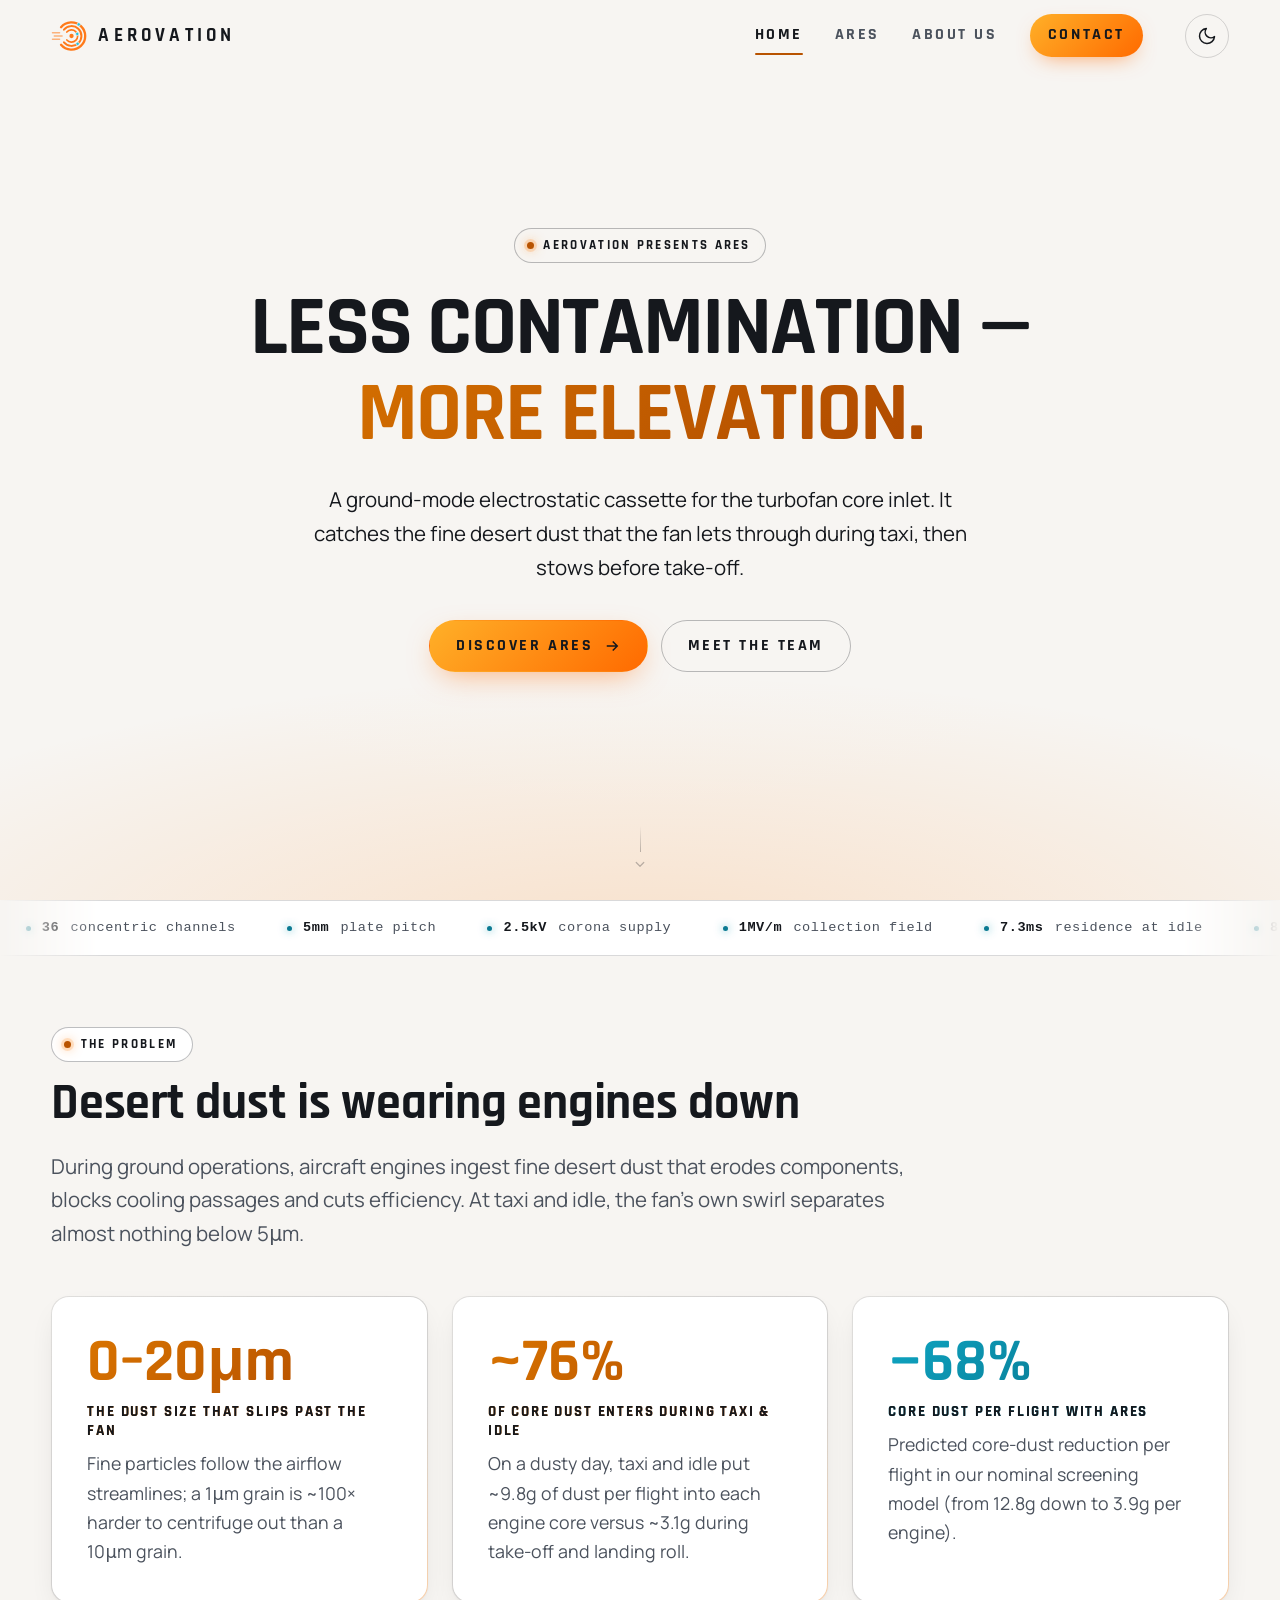
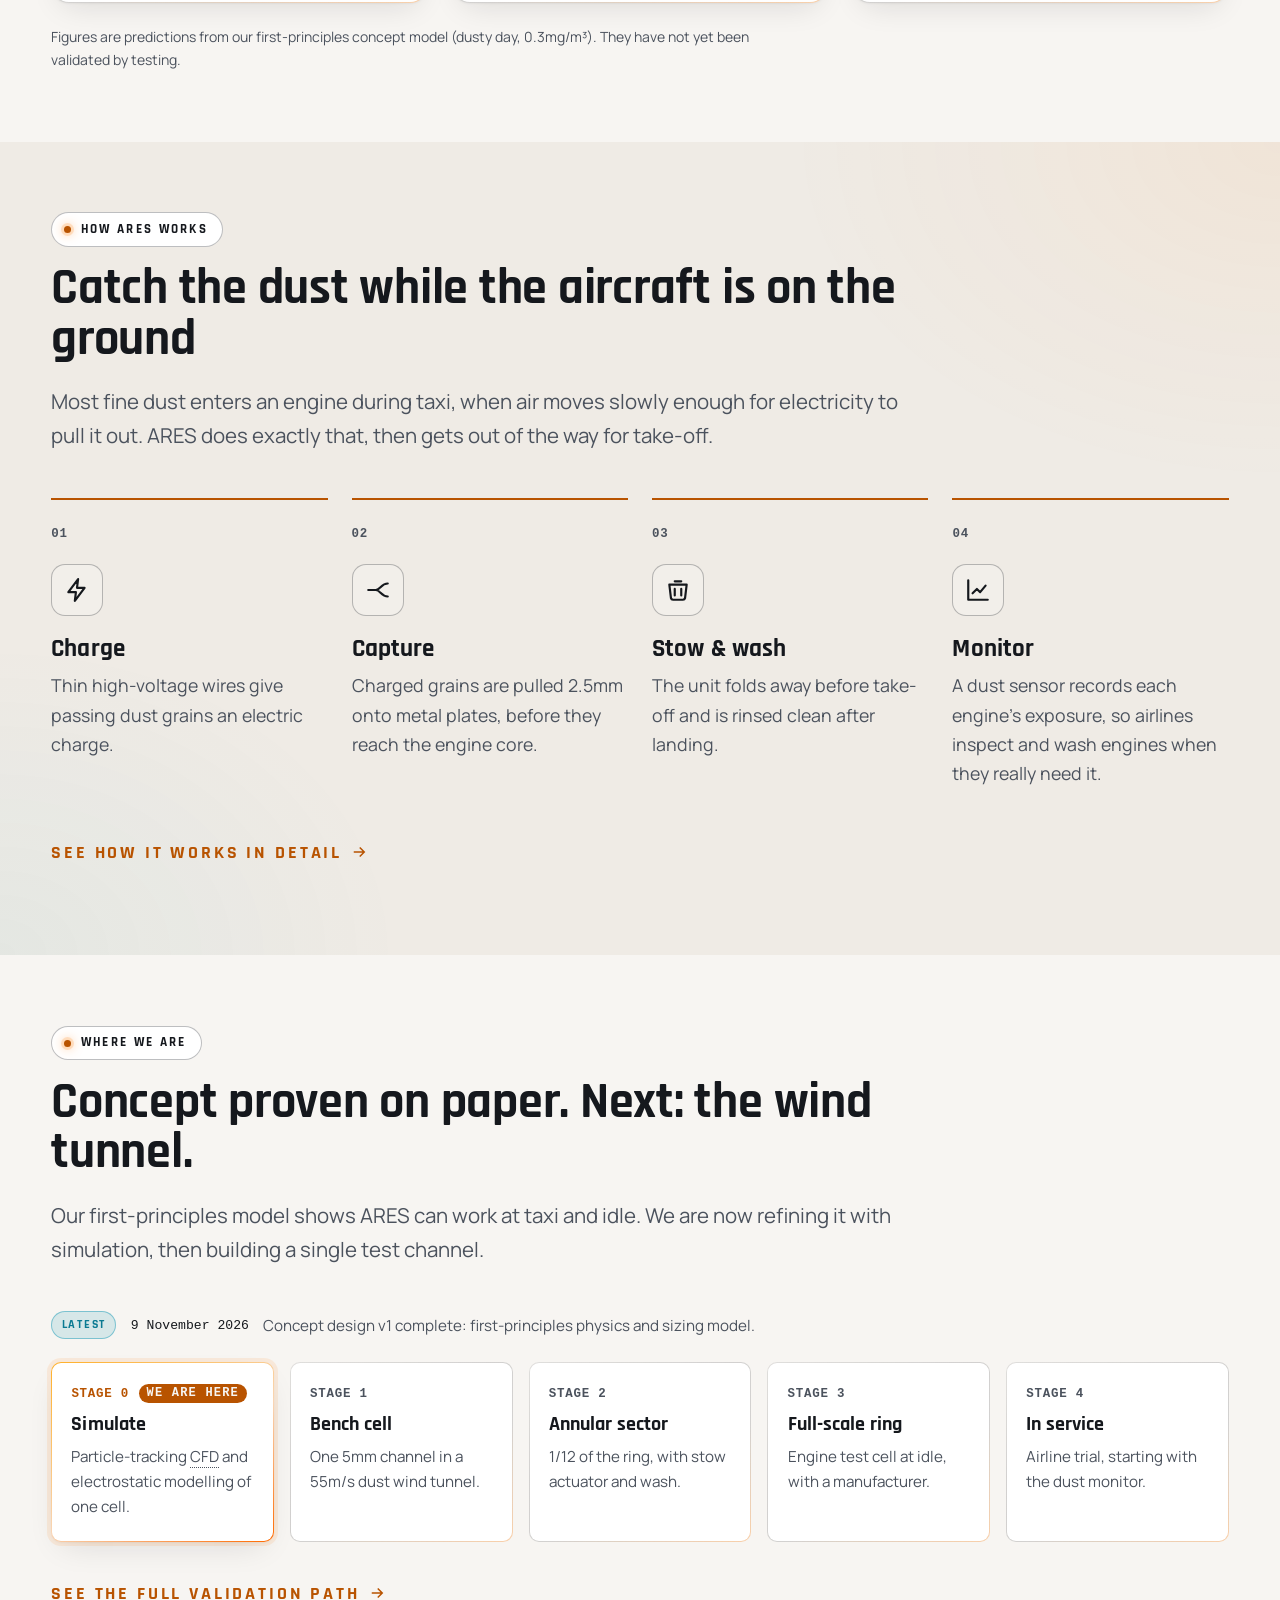
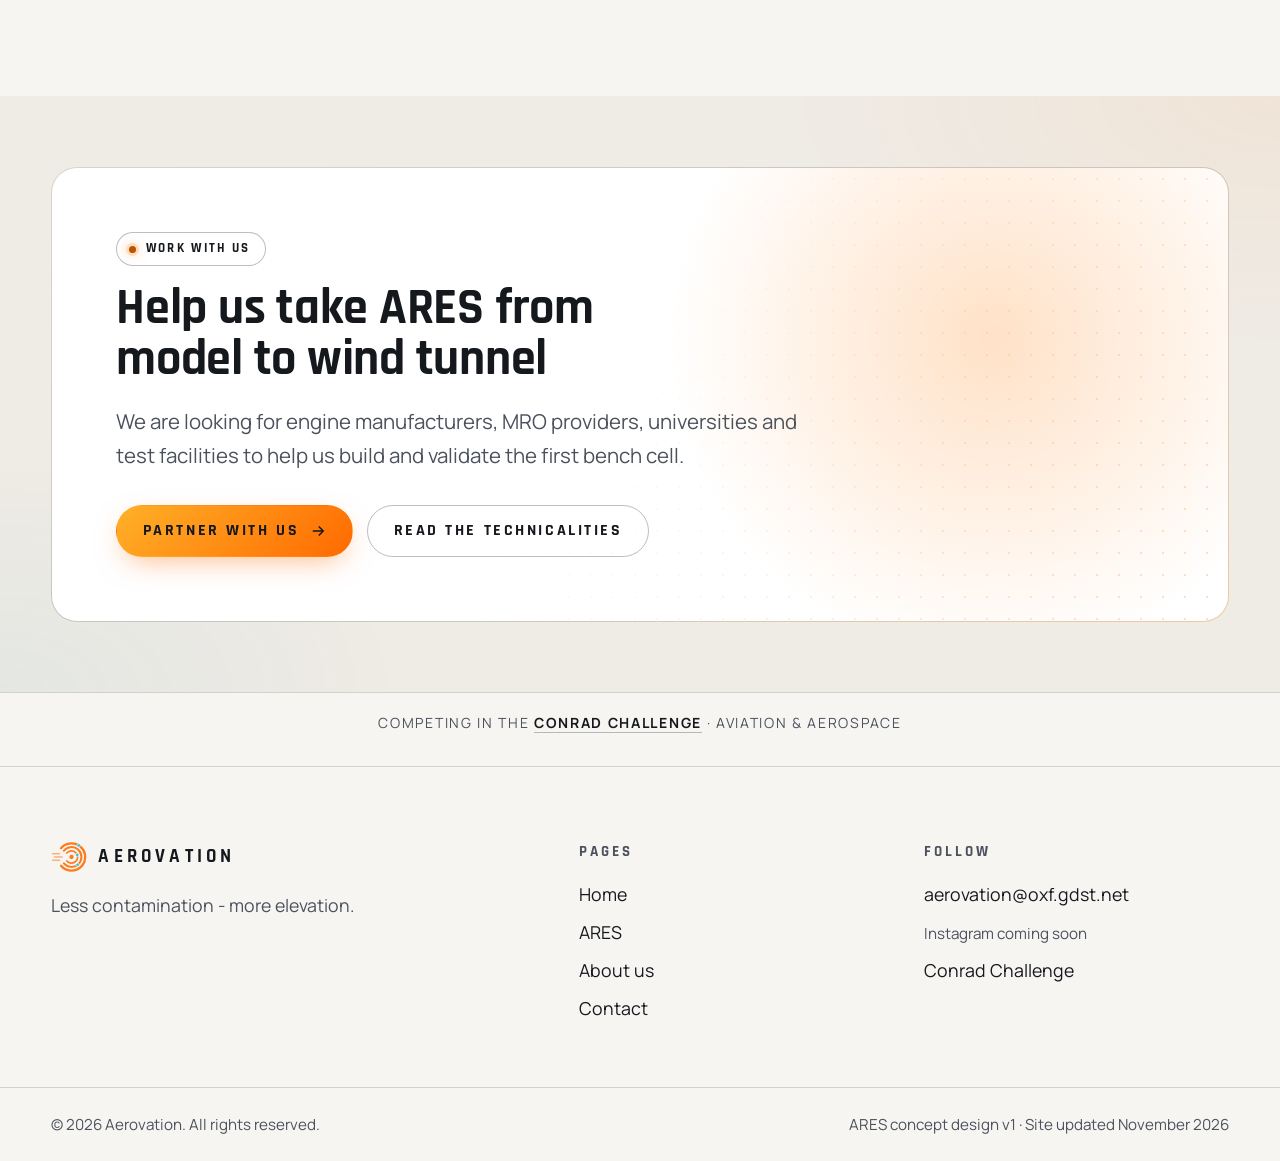
<file: index.html>
<!DOCTYPE html>
<html lang="en-GB">

<head>
  <meta charset="utf-8">
  <meta name="viewport" content="width=device-width, initial-scale=1, viewport-fit=cover">
  <title>Aerovation | ARES: Less contamination - more elevation</title>
  <meta name="description"
    content="Aerovation is a team of sixth form students building ARES, a ground-mode electrostatic core-inlet cassette and dust-exposure monitor that protects airliner turbofans from fine desert dust. Conrad Challenge, Aviation and Aerospace.">
  <meta name="theme-color" content="#f7f5f2" media="(prefers-color-scheme: light)">
  <meta name="theme-color" content="#0a0b0d" media="(prefers-color-scheme: dark)">
  <meta property="og:title" content="Aerovation | ARES">
  <meta property="og:description"
    content="Less contamination - more elevation. Protecting aircraft engines from fine desert dust.">
  <meta property="og:type" content="website">
  <meta property="og:url" content="https://aerovation.uk/">
  <meta property="og:site_name" content="Aerovation">
  <meta property="og:image" content="https://aerovation.uk/assets/img/og-image.png">
  <meta property="og:image:width" content="1200">
  <meta property="og:image:height" content="630">
  <meta property="og:image:alt" content="Aerovation presents ARES: Less contamination - more elevation.">
  <meta name="twitter:card" content="summary_large_image">
  <link rel="canonical" href="https://aerovation.uk/">
  <script type="application/ld+json">
  {
    "@context": "https://schema.org",
    "@type": "Organization",
    "name": "Aerovation",
    "url": "https://aerovation.uk/",
    "logo": "https://aerovation.uk/assets/img/apple-touch-icon.png",
    "email": "aerovation@oxf.gdst.net",
    "slogan": "Less contamination - more elevation.",
    "description": "A team of sixth form students in Oxford building ARES, a ground-mode electrostatic system that captures fine desert dust before it reaches airliner engine cores, for the Conrad Challenge.",
    "address": { "@type": "PostalAddress", "addressLocality": "Oxford", "addressCountry": "GB" }
  }
  </script>
  <!-- @include head -->
  <meta name="color-scheme" content="light dark">
  <link rel="icon" href="assets/img/favicon.svg" type="image/svg+xml">
  <link rel="apple-touch-icon" href="assets/img/apple-touch-icon.png">
  <link rel="preload" href="assets/fonts/rajdhani-700.woff2" as="font" type="font/woff2" crossorigin>
  <link rel="preload" href="assets/fonts/manrope-var.woff2" as="font" type="font/woff2" crossorigin>
  <script>(function () { var d = document.documentElement; d.classList.add("js"); try { var t = localStorage.getItem("theme"); if (t) d.setAttribute("data-theme", t); } catch (e) { } })();</script>
  <link rel="stylesheet" href="assets/css/styles.css?v=e89ee2a7">
  <!-- @end head -->
</head>

<body>
  <!-- @include header -->
  <a class="skip-link" href="#main">Skip to content</a>

  <header class="site-header" id="site-header">
    <div class="container header-inner">
      <a href="index.html" class="brand" aria-label="Aerovation home">
        <svg class="brand-mark" viewBox="0 0 100 100" width="36" height="36" aria-hidden="true" focusable="false"><path d="M27.89 25.57 A38 38 0 1 1 27.89 74.43" fill="none" stroke="currentColor" stroke-width="6.5" stroke-linecap="round"/><path d="M35.93 32.32 A27.5 27.5 0 1 1 35.93 67.68" fill="none" stroke="currentColor" stroke-width="5.5" stroke-linecap="round"/><path d="M43.98 39.07 A17 17 0 1 1 43.98 60.93" fill="none" stroke="currentColor" stroke-width="4.5" stroke-linecap="round"/><circle cx="57" cy="50" r="6" fill="currentColor"/><line x1="4" y1="41" x2="24" y2="41" stroke="currentColor" stroke-width="3.6" stroke-linecap="round" opacity=".55"/><line x1="9" y1="50" x2="31" y2="50" stroke="currentColor" stroke-width="3.6" stroke-linecap="round" opacity=".55"/><line x1="4" y1="59" x2="24" y2="59" stroke="currentColor" stroke-width="3.6" stroke-linecap="round" opacity=".55"/><circle cx="77.14" cy="17.77" r="4.6" fill="#22C3DB" style="stroke:var(--fill, var(--bg))" stroke-width="1.8"/><circle cx="73.93" cy="71.67" r="4.6" fill="#22C3DB" style="stroke:var(--fill, var(--bg))" stroke-width="1.8"/><circle cx="72.97" cy="44.19" r="4.6" fill="#22C3DB" style="stroke:var(--fill, var(--bg))" stroke-width="1.8"/></svg>
        <span>Aerovation</span>
      </a>
      <nav class="header-nav" aria-label="Primary">
        <a href="index.html" aria-current="page">Home</a>
        <a href="ares.html">ARES</a>
        <a href="about.html">About us</a>
        <a href="contact.html" class="nav-cta">Contact</a>
      </nav>
      <div class="header-actions">
        <button class="icon-btn theme-toggle" id="theme-toggle" type="button" aria-label="Switch colour theme" title="Switch colour theme" data-tooltip="Switch colour theme">
          <svg class="icon-moon" viewBox="0 0 24 24" fill="none" stroke="currentColor" stroke-width="1.8" stroke-linecap="round" stroke-linejoin="round" aria-hidden="true"><path d="M21 12.8A9 9 0 1 1 11.2 3a7 7 0 0 0 9.8 9.8z"/></svg>
          <svg class="icon-sun" viewBox="0 0 24 24" fill="none" stroke="currentColor" stroke-width="1.8" stroke-linecap="round" aria-hidden="true"><circle cx="12" cy="12" r="4.2"/><path d="M12 2v2M12 20v2M4.9 4.9l1.4 1.4M17.7 17.7l1.4 1.4M2 12h2M20 12h2M4.9 19.1l1.4-1.4M17.7 6.3l1.4-1.4"/></svg>
        </button>
      </div>
    </div>
    <span class="scroll-progress" id="scroll-progress" aria-hidden="true"></span>
  </header>

  <!-- Phones: app-style tab bar (hidden from 768px up, where the header links show) -->
  <nav class="tabbar" aria-label="Primary">
    <a href="index.html" aria-current="page">
      <svg viewBox="0 0 24 24" fill="none" stroke="currentColor" stroke-width="1.8" stroke-linecap="round" stroke-linejoin="round" aria-hidden="true"><path d="M3 10.5 12 3l9 7.5V20a1 1 0 0 1-1 1h-5v-6H9v6H4a1 1 0 0 1-1-1z"/></svg>
      <span>Home</span>
    </a>
    <a href="ares.html">
      <svg viewBox="0 0 24 24" fill="none" stroke="currentColor" stroke-width="1.8" stroke-linecap="round" stroke-linejoin="round" aria-hidden="true"><circle cx="12" cy="12" r="9.5"/><circle cx="12" cy="12" r="2.2"/><path d="M12 9.8C12 6.8 14.2 4.3 15.8 3.3"/><path d="M13.9 13.1C16.5 14.6 17.5 17.8 17.4 19.7"/><path d="M10.1 13.1C7.5 14.6 4.2 13.9 2.6 12.9"/></svg>
      <span>ARES</span>
    </a>
    <a href="about.html">
      <svg viewBox="0 0 24 24" fill="none" stroke="currentColor" stroke-width="1.8" stroke-linecap="round" stroke-linejoin="round" aria-hidden="true"><circle cx="9" cy="7" r="3.5"/><path d="M2.5 20c0-3.6 2.9-6.5 6.5-6.5s6.5 2.9 6.5 6.5"/><circle cx="17" cy="8.5" r="2.8"/><path d="M17.5 14c2.4.3 4 2.3 4 5.5"/></svg>
      <span>Team</span>
    </a>
    <a href="contact.html">
      <svg viewBox="0 0 24 24" fill="none" stroke="currentColor" stroke-width="1.8" stroke-linecap="round" stroke-linejoin="round" aria-hidden="true"><rect x="2.5" y="4.5" width="19" height="15" rx="2.5"/><path d="m3.5 6.5 8.5 6.5 8.5-6.5"/></svg>
      <span>Contact</span>
    </a>
  </nav>
  <!-- @end header -->

  <main id="main">
    <!-- ===== Hero ===== -->
    <section class="hero" aria-labelledby="hero-title">
      <canvas id="hero-canvas" aria-hidden="true"></canvas>
      <div class="container hero-content">
        <p class="eyebrow reveal">Aerovation presents ARES</p>
        <h1 id="hero-title" class="reveal" style="--d:1"><span class="hero-line">Less contamination<span class="hero-dash"> —</span></span> <span class="text-grad">more elevation.</span></h1>
        <p class="lead reveal" style="--d:2">A ground-mode electrostatic cassette for the turbofan core inlet. It catches the fine desert dust that the fan lets through during taxi, then stows before take-off.</p>
        <div class="btn-row reveal" style="--d:3">
          <a href="ares.html" class="btn btn--primary" id="hero-cta-ares">Discover ARES
            <svg viewBox="0 0 24 24" fill="none" stroke="currentColor" stroke-width="2" aria-hidden="true">
              <path d="M5 12h14M13 6l6 6-6 6" />
            </svg>
          </a>
          <a href="about.html" class="btn" id="hero-cta-team">Meet the team</a>
        </div>
      </div>
      <a href="#problem" class="scroll-hint" aria-label="Scroll down">
        <span class="scroll-hint-line" aria-hidden="true"></span>
        <svg viewBox="0 0 24 24" fill="none" stroke="currentColor" stroke-width="1.6" stroke-linecap="round" stroke-linejoin="round" aria-hidden="true">
          <path d="m7 10 5 5 5-5" />
        </svg>
      </a>
    </section>

    <!-- ===== Spec ticker (model design point) ===== -->
    <div class="ticker" aria-label="ARES design point">
      <div class="ticker-track">
        <ul><li><strong>36</strong>concentric channels</li><li><strong>5mm</strong>plate pitch</li><li><strong>2.5kV</strong>corona supply</li><li><strong>1MV/m</strong>collection field</li><li><strong>7.3ms</strong>residence at idle</li><li><strong>89%</strong>capture at 5μm</li><li><strong>−69%</strong>core dust per flight</li><li><strong>~2.3kW</strong>per engine</li><li><strong>~35kg</strong>per engine</li></ul>
        <ul aria-hidden="true"><li><strong>36</strong>concentric channels</li><li><strong>5mm</strong>plate pitch</li><li><strong>2.5kV</strong>corona supply</li><li><strong>1MV/m</strong>collection field</li><li><strong>7.3ms</strong>residence at idle</li><li><strong>89%</strong>capture at 5μm</li><li><strong>−69%</strong>core dust per flight</li><li><strong>~2.3kW</strong>per engine</li><li><strong>~35kg</strong>per engine</li></ul>
      </div>
    </div>


    <!-- ===== Problem ===== -->
    <section class="section" id="problem" aria-labelledby="problem-title">
      <div class="container">
        <div class="section-head reveal">
          <p class="eyebrow">The problem</p>
          <h2 id="problem-title">Desert dust is wearing engines down</h2>
          <p>During ground operations, aircraft engines ingest fine desert dust that erodes components, blocks cooling
            passages and cuts efficiency. At taxi and idle, the fan's own swirl separates almost nothing below 5μm.</p>
        </div>
        <p class="swipe-hint" aria-hidden="true">Swipe <svg width="14" height="14" viewBox="0 0 24 24" fill="none" stroke="currentColor" stroke-width="2"><path d="M5 12h14M13 6l6 6-6 6"/></svg></p>
        <div class="grid grid--3 snap-row">
          <div class="card stat reveal">
            <span class="stat-value text-grad">0–20<span class="stat-unit">μm</span><span class="stat-suffix">the dust size that slips past the fan</span></span>
            <p class="stat-label">Fine particles follow the airflow streamlines; a 1μm grain is ~100× harder to centrifuge out than a 10μm grain.</p>
          </div>
          <div class="card stat reveal" style="--d:1">
            <span class="stat-value text-grad" data-count="77">~77%<span class="stat-suffix">of core dust enters during taxi &amp; idle</span></span>
            <p class="stat-label">On a dusty day, taxi and idle put ~9.8g of dust per flight into each engine core versus ~3.1g during take-off and landing roll.</p>
          </div>
          <div class="card stat reveal" style="--d:2">
            <span class="stat-value text-charge" data-count="69">−69%<span class="stat-suffix">core dust per flight with ARES</span></span>
            <p class="stat-label">Predicted core-dust reduction per flight in our nominal screening model (from 12.8g down to 3.9g per engine).</p>
          </div>
        </div>
        <p class="fine-print reveal">Figures are predictions from our first-principles concept model (dusty day, 0.3mg/m³). They have not yet been validated by testing.</p>
      </div>
    </section>

    <!-- ===== How it works (mini) ===== -->
    <section class="section section--alt" aria-labelledby="how-title">
      <div class="container">
        <div class="section-head reveal">
          <p class="eyebrow">How ARES works</p>
          <h2 id="how-title">Catch the dust while the aircraft is on the ground</h2>
          <p>Most fine dust enters an engine during taxi, when air moves slowly enough for electricity to pull it out. ARES does exactly that, then gets out of the way for take-off.</p>
        </div>
        <ol class="grid grid--4 steps">
          <li class="step">
            <span class="step-num">01</span>
            <span class="step-icon"><svg viewBox="0 0 24 24" fill="none" stroke="currentColor" stroke-width="2"
                stroke-linecap="round" stroke-linejoin="round" aria-hidden="true">
                <path d="M13 2 4 14h7l-1 8 9-12h-7z" />
              </svg></span>
            <h3>Charge</h3>
            <p>Thin high-voltage wires give passing dust grains an electric charge.</p>
          </li>
          <li class="step">
            <span class="step-num">02</span>
            <span class="step-icon"><svg viewBox="0 0 24 24" fill="none" stroke="currentColor" stroke-width="2"
                stroke-linecap="round" stroke-linejoin="round" aria-hidden="true">
                <path d="M3 12h7c4 0 5-6 11-6M3 12h7c4 0 5 6 11 6" />
              </svg></span>
            <h3>Capture</h3>
            <p>Charged grains are pulled 2.5mm onto metal plates, before they reach the engine core.</p>
          </li>
          <li class="step">
            <span class="step-num">03</span>
            <span class="step-icon"><svg viewBox="0 0 24 24" fill="none" stroke="currentColor" stroke-width="2"
                stroke-linecap="round" stroke-linejoin="round" aria-hidden="true">
                <path d="M4 7h16l-1.5 12.5a2 2 0 0 1-2 1.5h-9a2 2 0 0 1-2-1.5z" />
                <path d="M9 4h6M9 11v6M15 11v6" />
              </svg></span>
            <h3>Stow &amp; wash</h3>
            <p>The unit folds away before take-off and is rinsed clean after landing.</p>
          </li>
          <li class="step">
            <span class="step-num">04</span>
            <span class="step-icon"><svg viewBox="0 0 24 24" fill="none" stroke="currentColor" stroke-width="2"
                stroke-linecap="round" stroke-linejoin="round" aria-hidden="true">
                <path d="M3 3v18h18" />
                <path d="m7 15 4-4 3 3 5-6" />
              </svg></span>
            <h3>Monitor</h3>
            <p>A dust sensor records each engine's exposure, so airlines inspect and wash engines when they really need it.</p>
          </li>
        </ol>
        <p class="reveal" style="margin-top:3rem"><a href="ares.html#how" class="link-arrow">See how it works in detail
            <svg viewBox="0 0 24 24" fill="none" stroke="currentColor" stroke-width="2" aria-hidden="true">
              <path d="M5 12h14M13 6l6 6-6 6" />
            </svg></a></p>
      </div>
    </section>

    <!-- ===== Project status =====
      INSTAGRAM: when the account is live, add a "Follow along" section here with the
      embed code from Behold (behold.so) or LightWidget (lightwidget.com). -->
    <section class="section" aria-labelledby="status-title">
      <div class="container">
        <div class="section-head reveal">
          <p class="eyebrow">Where we are</p>
          <h2 id="status-title">Concept proven on paper. Next: the wind tunnel.</h2>
          <p>Our first-principles model shows ARES can work at taxi and idle. We are now refining it with simulation, then building a single test channel.</p>
        </div>
        <p class="milestone reveal"><span class="milestone-tag">Latest</span><time datetime="2026-11-09">9 November 2026</time><span>Concept design v1 complete: first-principles physics and sizing model.</span></p>
        <ol class="roadmap reveal">
          <li class="is-now"><span class="stage">Stage 0</span><h3>Simulate</h3><p>Particle-tracking <span class="term" tabindex="0">CFD<span class="term-def" role="tooltip"><span class="visually-hidden"> (</span>Computational fluid dynamics: computer simulation of how air, and the dust in it, flows.<span class="visually-hidden">)</span></span></span> and electrostatic modelling of one cell.</p></li>
          <li><span class="stage">Stage 1</span><h3>Bench cell</h3><p>One 5mm channel in a 55m/s dust wind tunnel.</p></li>
          <li><span class="stage">Stage 2</span><h3>Annular sector</h3><p>1/12 of the ring, with stow actuator and wash.</p></li>
          <li><span class="stage">Stage 3</span><h3>Full-scale ring</h3><p>Engine test cell at idle, with a manufacturer.</p></li>
          <li><span class="stage">Stage 4</span><h3>In service</h3><p>Airline trial, starting with the dust monitor.</p></li>
        </ol>
        <p class="reveal" style="margin-top:2.2rem"><a href="ares.html#roadmap" class="link-arrow">See the full validation path
            <svg viewBox="0 0 24 24" fill="none" stroke="currentColor" stroke-width="2" aria-hidden="true">
              <path d="M5 12h14M13 6l6 6-6 6" />
            </svg></a></p>
      </div>
    </section>

    <!-- ===== Closing call to action ===== -->
    <section class="section section--alt" aria-labelledby="home-cta-title">
      <div class="container">
        <div class="cta-band reveal">
          <p class="eyebrow">Work with us</p>
          <h2 id="home-cta-title">Help us take ARES from model to wind tunnel</h2>
          <p>We are looking for engine manufacturers, MRO providers, universities and test facilities to help us build and validate the first bench cell.</p>
          <div class="btn-row">
            <a href="contact.html" class="btn btn--primary" id="home-cta-contact">Partner with us
              <svg viewBox="0 0 24 24" fill="none" stroke="currentColor" stroke-width="2" aria-hidden="true"><path d="M5 12h14M13 6l6 6-6 6"/></svg>
            </a>
            <a href="ares.html#technical" class="btn" id="home-cta-tech">Read the technicalities</a>
          </div>
        </div>
      </div>
    </section>

    <p class="conrad-strip">Competing in the <a href="https://conrad.spacecenter.org/" target="_blank"
        rel="noopener">Conrad Challenge</a> · Aviation &amp; Aerospace</p>
  </main>

  <!-- @include footer -->
  <footer class="site-footer">
    <div class="container footer-grid">
      <div class="footer-brand">
        <a href="index.html" class="brand" aria-label="Aerovation home">
          <svg class="brand-mark" viewBox="0 0 100 100" width="36" height="36" aria-hidden="true" focusable="false"><path d="M27.89 25.57 A38 38 0 1 1 27.89 74.43" fill="none" stroke="currentColor" stroke-width="6.5" stroke-linecap="round"/><path d="M35.93 32.32 A27.5 27.5 0 1 1 35.93 67.68" fill="none" stroke="currentColor" stroke-width="5.5" stroke-linecap="round"/><path d="M43.98 39.07 A17 17 0 1 1 43.98 60.93" fill="none" stroke="currentColor" stroke-width="4.5" stroke-linecap="round"/><circle cx="57" cy="50" r="6" fill="currentColor"/><line x1="4" y1="41" x2="24" y2="41" stroke="currentColor" stroke-width="3.6" stroke-linecap="round" opacity=".55"/><line x1="9" y1="50" x2="31" y2="50" stroke="currentColor" stroke-width="3.6" stroke-linecap="round" opacity=".55"/><line x1="4" y1="59" x2="24" y2="59" stroke="currentColor" stroke-width="3.6" stroke-linecap="round" opacity=".55"/><circle cx="77.14" cy="17.77" r="4.6" fill="#22C3DB" style="stroke:var(--fill, var(--bg))" stroke-width="1.8"/><circle cx="73.93" cy="71.67" r="4.6" fill="#22C3DB" style="stroke:var(--fill, var(--bg))" stroke-width="1.8"/><circle cx="72.97" cy="44.19" r="4.6" fill="#22C3DB" style="stroke:var(--fill, var(--bg))" stroke-width="1.8"/></svg>
          <span>Aerovation</span>
        </a>
        <p>Less contamination - more elevation.</p>
      </div>
      <div>
        <p class="footer-title">Pages</p>
        <ul class="footer-links">
          <li><a href="index.html">Home</a></li>
          <li><a href="ares.html">ARES</a></li>
          <li><a href="about.html">About us</a></li>
          <li><a href="contact.html">Contact</a></li>
        </ul>
      </div>
      <div>
        <p class="footer-title">Follow</p>
        <ul class="footer-links">
          <li><a href="mailto:aerovation@oxf.gdst.net">aerovation@oxf.gdst.net</a></li>
          <li><span class="soon">Instagram coming soon</span></li>
          <li><a href="https://conrad.spacecenter.org/" target="_blank" rel="noopener">Conrad Challenge</a></li>
        </ul>
      </div>
    </div>
    <div class="container footer-bottom">
      <p>© 2026 Aerovation. All rights reserved.</p>
      <p>ARES concept design v1 · Site updated November 2026</p>
    </div>
  </footer>
  <!-- @end footer -->

  <script src="assets/js/main.js?v=713dcf2a" defer></script>
  <script src="assets/js/hero.js?v=d991bf7c" defer></script>
</body>

</html>
</file>
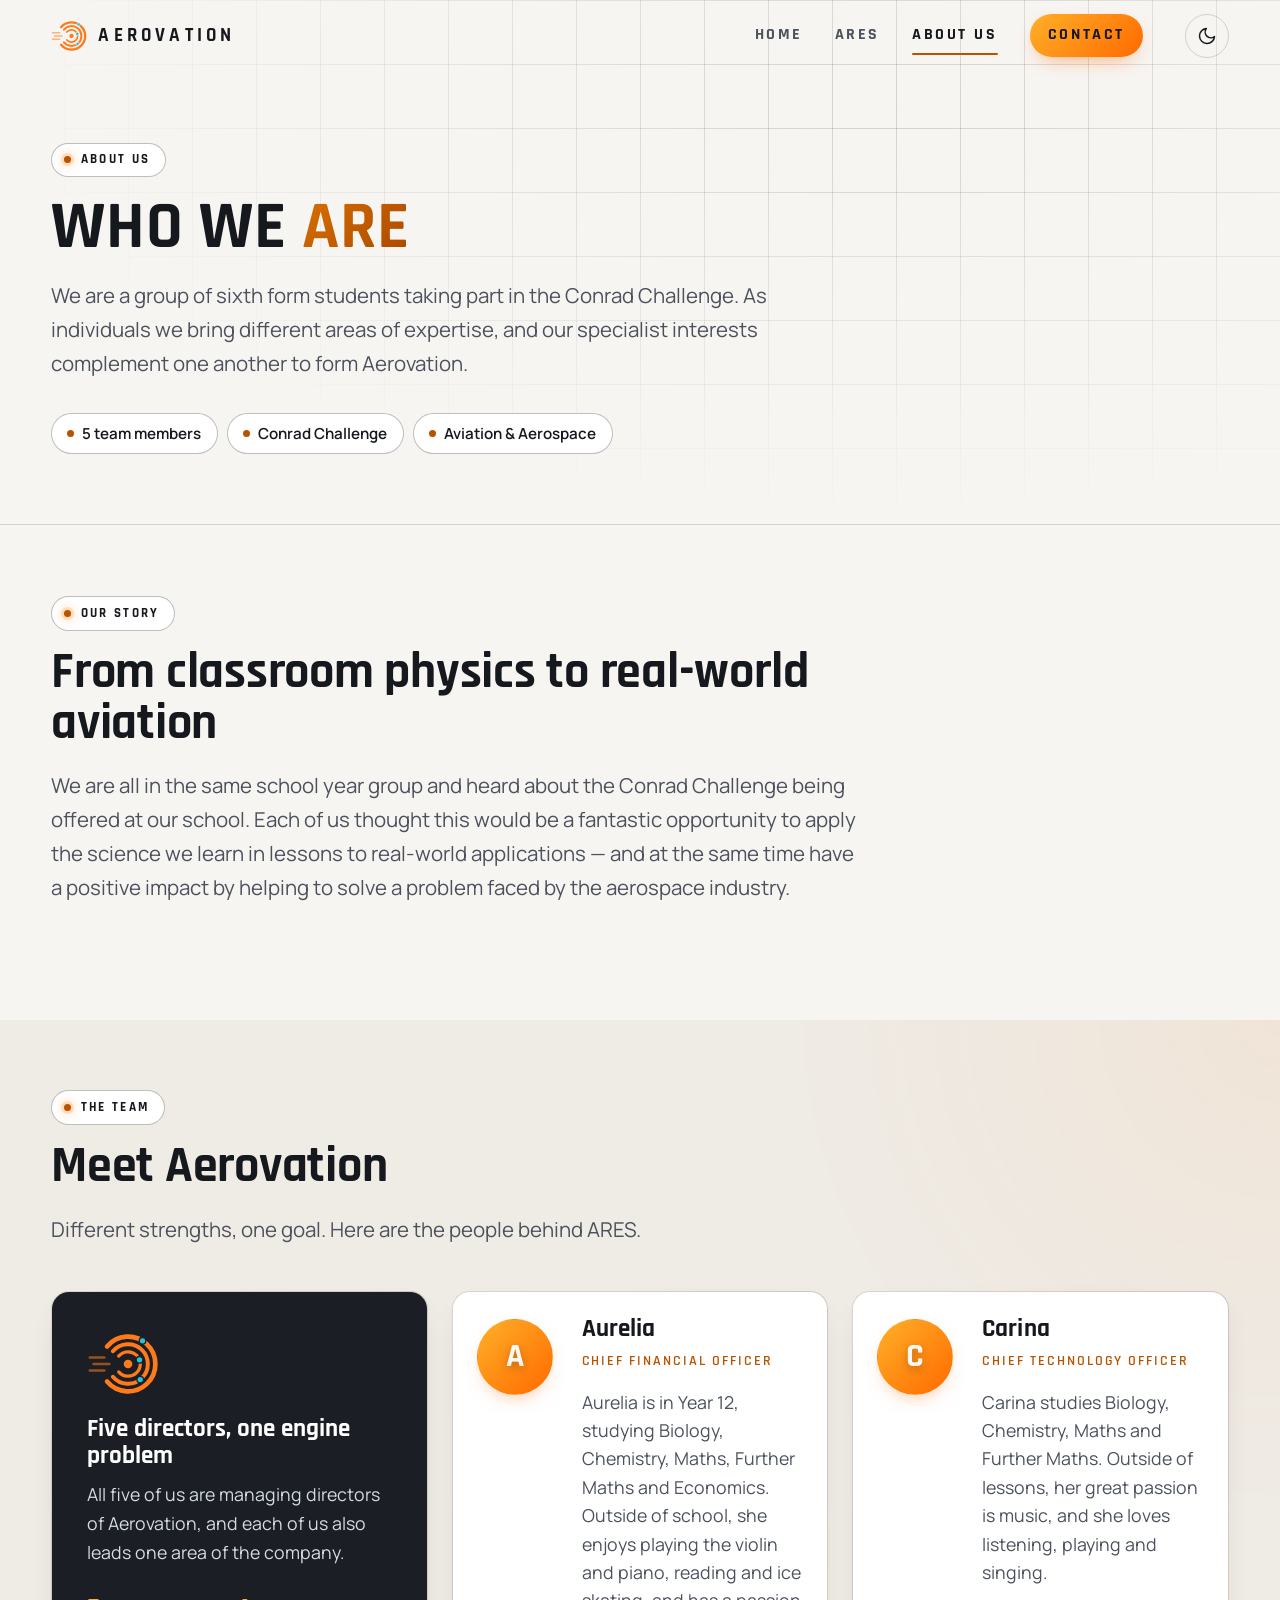
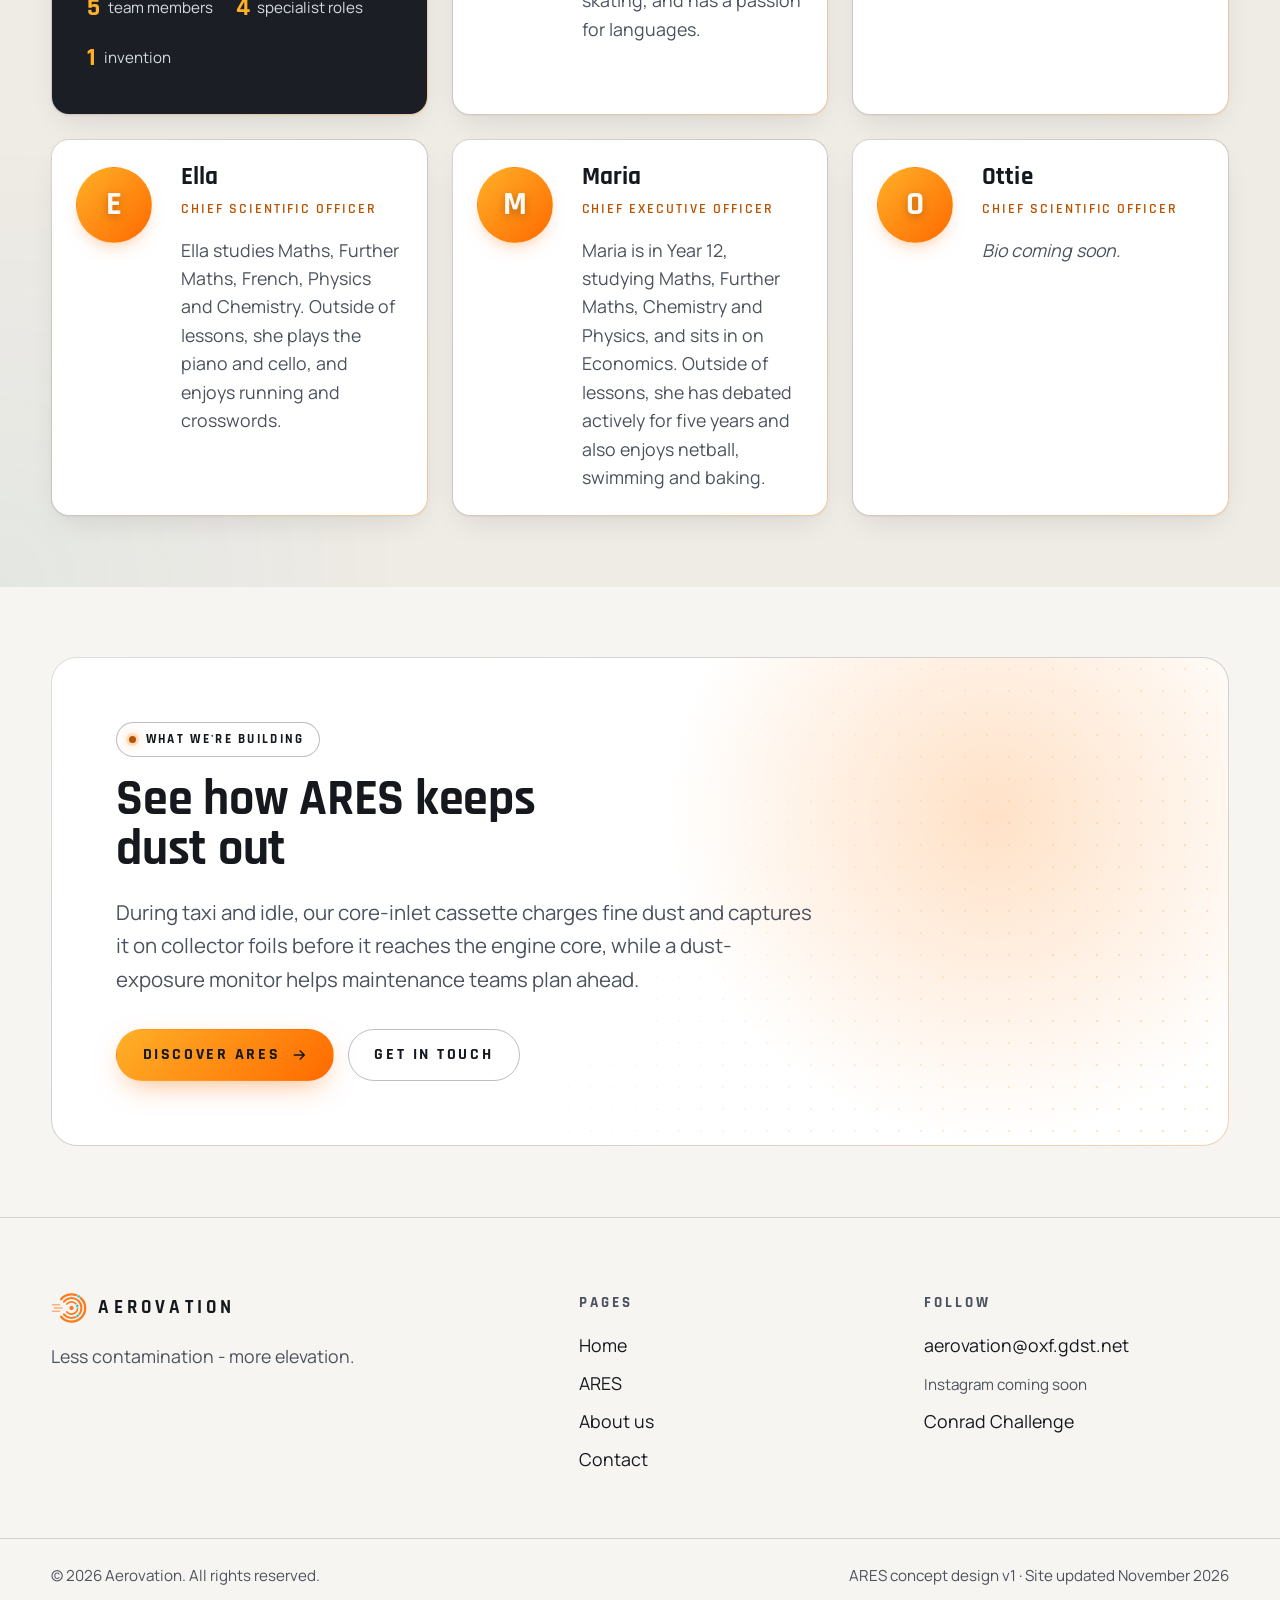
<file: about.html>
<!DOCTYPE html>
<html lang="en-GB">
<head>
  <meta charset="utf-8">
  <meta name="viewport" content="width=device-width, initial-scale=1, viewport-fit=cover">
  <title>About us | Aerovation</title>
  <meta name="description" content="Meet Aerovation: a team of sixth form students taking part in the Conrad Challenge with ARES, a system that protects aircraft engines from fine desert dust.">
  <meta name="theme-color" content="#f7f5f2" media="(prefers-color-scheme: light)">
  <meta name="theme-color" content="#0a0b0d" media="(prefers-color-scheme: dark)">
  <meta property="og:title" content="About us | Aerovation">
  <meta property="og:description" content="The team behind ARES.">
  <meta property="og:type" content="website">
  <meta property="og:url" content="https://aerovation.uk/about.html">
  <meta property="og:site_name" content="Aerovation">
  <meta property="og:image" content="https://aerovation.uk/assets/img/og-image.png">
  <meta property="og:image:width" content="1200">
  <meta property="og:image:height" content="630">
  <meta property="og:image:alt" content="Aerovation presents ARES: Less contamination - more elevation.">
  <meta name="twitter:card" content="summary_large_image">
  <link rel="canonical" href="https://aerovation.uk/about.html">
  <!-- @include head -->
  <meta name="color-scheme" content="light dark">
  <link rel="icon" href="assets/img/favicon.svg" type="image/svg+xml">
  <link rel="apple-touch-icon" href="assets/img/apple-touch-icon.png">
  <link rel="preload" href="assets/fonts/rajdhani-700.woff2" as="font" type="font/woff2" crossorigin>
  <link rel="preload" href="assets/fonts/manrope-var.woff2" as="font" type="font/woff2" crossorigin>
  <script>(function () { var d = document.documentElement; d.classList.add("js"); try { var t = localStorage.getItem("theme"); if (t) d.setAttribute("data-theme", t); } catch (e) { } })();</script>
  <link rel="stylesheet" href="assets/css/styles.css?v=e89ee2a7">
  <!-- @end head -->
</head>
<body>
  <!-- @include header -->
  <a class="skip-link" href="#main">Skip to content</a>

  <header class="site-header" id="site-header">
    <div class="container header-inner">
      <a href="index.html" class="brand" aria-label="Aerovation home">
        <svg class="brand-mark" viewBox="0 0 100 100" width="36" height="36" aria-hidden="true" focusable="false"><path d="M27.89 25.57 A38 38 0 1 1 27.89 74.43" fill="none" stroke="currentColor" stroke-width="6.5" stroke-linecap="round"/><path d="M35.93 32.32 A27.5 27.5 0 1 1 35.93 67.68" fill="none" stroke="currentColor" stroke-width="5.5" stroke-linecap="round"/><path d="M43.98 39.07 A17 17 0 1 1 43.98 60.93" fill="none" stroke="currentColor" stroke-width="4.5" stroke-linecap="round"/><circle cx="57" cy="50" r="6" fill="currentColor"/><line x1="4" y1="41" x2="24" y2="41" stroke="currentColor" stroke-width="3.6" stroke-linecap="round" opacity=".55"/><line x1="9" y1="50" x2="31" y2="50" stroke="currentColor" stroke-width="3.6" stroke-linecap="round" opacity=".55"/><line x1="4" y1="59" x2="24" y2="59" stroke="currentColor" stroke-width="3.6" stroke-linecap="round" opacity=".55"/><circle cx="77.14" cy="17.77" r="4.6" fill="#22C3DB" style="stroke:var(--fill, var(--bg))" stroke-width="1.8"/><circle cx="73.93" cy="71.67" r="4.6" fill="#22C3DB" style="stroke:var(--fill, var(--bg))" stroke-width="1.8"/><circle cx="72.97" cy="44.19" r="4.6" fill="#22C3DB" style="stroke:var(--fill, var(--bg))" stroke-width="1.8"/></svg>
        <span>Aerovation</span>
      </a>
      <nav class="header-nav" aria-label="Primary">
        <a href="index.html">Home</a>
        <a href="ares.html">ARES</a>
        <a href="about.html" aria-current="page">About us</a>
        <a href="contact.html" class="nav-cta">Contact</a>
      </nav>
      <div class="header-actions">
        <button class="icon-btn theme-toggle" id="theme-toggle" type="button" aria-label="Switch colour theme" title="Switch colour theme" data-tooltip="Switch colour theme">
          <svg class="icon-moon" viewBox="0 0 24 24" fill="none" stroke="currentColor" stroke-width="1.8" stroke-linecap="round" stroke-linejoin="round" aria-hidden="true"><path d="M21 12.8A9 9 0 1 1 11.2 3a7 7 0 0 0 9.8 9.8z"/></svg>
          <svg class="icon-sun" viewBox="0 0 24 24" fill="none" stroke="currentColor" stroke-width="1.8" stroke-linecap="round" aria-hidden="true"><circle cx="12" cy="12" r="4.2"/><path d="M12 2v2M12 20v2M4.9 4.9l1.4 1.4M17.7 17.7l1.4 1.4M2 12h2M20 12h2M4.9 19.1l1.4-1.4M17.7 6.3l1.4-1.4"/></svg>
        </button>
      </div>
    </div>
    <span class="scroll-progress" id="scroll-progress" aria-hidden="true"></span>
  </header>

  <!-- Phones: app-style tab bar (hidden from 768px up, where the header links show) -->
  <nav class="tabbar" aria-label="Primary">
    <a href="index.html">
      <svg viewBox="0 0 24 24" fill="none" stroke="currentColor" stroke-width="1.8" stroke-linecap="round" stroke-linejoin="round" aria-hidden="true"><path d="M3 10.5 12 3l9 7.5V20a1 1 0 0 1-1 1h-5v-6H9v6H4a1 1 0 0 1-1-1z"/></svg>
      <span>Home</span>
    </a>
    <a href="ares.html">
      <svg viewBox="0 0 24 24" fill="none" stroke="currentColor" stroke-width="1.8" stroke-linecap="round" stroke-linejoin="round" aria-hidden="true"><circle cx="12" cy="12" r="9.5"/><circle cx="12" cy="12" r="2.2"/><path d="M12 9.8C12 6.8 14.2 4.3 15.8 3.3"/><path d="M13.9 13.1C16.5 14.6 17.5 17.8 17.4 19.7"/><path d="M10.1 13.1C7.5 14.6 4.2 13.9 2.6 12.9"/></svg>
      <span>ARES</span>
    </a>
    <a href="about.html" aria-current="page">
      <svg viewBox="0 0 24 24" fill="none" stroke="currentColor" stroke-width="1.8" stroke-linecap="round" stroke-linejoin="round" aria-hidden="true"><circle cx="9" cy="7" r="3.5"/><path d="M2.5 20c0-3.6 2.9-6.5 6.5-6.5s6.5 2.9 6.5 6.5"/><circle cx="17" cy="8.5" r="2.8"/><path d="M17.5 14c2.4.3 4 2.3 4 5.5"/></svg>
      <span>Team</span>
    </a>
    <a href="contact.html">
      <svg viewBox="0 0 24 24" fill="none" stroke="currentColor" stroke-width="1.8" stroke-linecap="round" stroke-linejoin="round" aria-hidden="true"><rect x="2.5" y="4.5" width="19" height="15" rx="2.5"/><path d="m3.5 6.5 8.5 6.5 8.5-6.5"/></svg>
      <span>Contact</span>
    </a>
  </nav>
  <!-- @end header -->

  <main id="main">
    <section class="page-hero" aria-labelledby="about-title">
      <div class="container">
        <p class="eyebrow reveal">About us</p>
        <h1 id="about-title" class="reveal" style="--d:1">Who we <span class="text-grad">are</span></h1>
        <p class="lead reveal" style="--d:2">We are a group of sixth form students taking part in the Conrad Challenge. As individuals we bring different areas of expertise, and our specialist interests complement one another to form Aerovation.</p>
        <div class="chip-row reveal" style="--d:3">
          <span class="chip">5 team members</span>
          <span class="chip">Conrad Challenge</span>
          <span class="chip">Aviation &amp; Aerospace</span>
        </div>
      </div>
    </section>

    <section class="section" aria-labelledby="story-title">
      <div class="container">
        <div class="section-head reveal">
          <p class="eyebrow">Our story</p>
          <h2 id="story-title">From classroom physics to real-world aviation</h2>
          <p class="lead">We are all in the same school year group and heard about the Conrad Challenge being offered at our school. Each of us thought this would be a fantastic opportunity to apply the science we learn in lessons to real-world applications — and at the same time have a positive impact by helping to solve a problem faced by the aerospace industry.</p>
        </div>
      </div>
    </section>

    <section class="section section--alt" aria-labelledby="team-title">
      <div class="container">
        <div class="section-head reveal">
          <p class="eyebrow">The team</p>
          <h2 id="team-title">Meet Aerovation</h2>
          <p>Different strengths, one goal. Here are the people behind ARES.</p>
        </div>

        <!--
          TEAM PHOTO
          When ready, put your team photo in assets/img/team/team.jpg and add
          <img src="assets/img/team/team.jpg" alt="The Aerovation team"> as a new card.
          Member photos: replace the <span class="team-initial"> inside each
          .team-avatar with <img src="assets/img/team/name.jpg" alt="">.
        -->
        <div class="team-list">
          <div class="card team-intro-card reveal" id="team-photo">
            <svg class="brand-mark team-intro-mark" viewBox="0 0 100 100" width="72" height="72" aria-hidden="true" focusable="false"><path d="M27.89 25.57 A38 38 0 1 1 27.89 74.43" fill="none" stroke="currentColor" stroke-width="6.5" stroke-linecap="round"/><path d="M35.93 32.32 A27.5 27.5 0 1 1 35.93 67.68" fill="none" stroke="currentColor" stroke-width="5.5" stroke-linecap="round"/><path d="M43.98 39.07 A17 17 0 1 1 43.98 60.93" fill="none" stroke="currentColor" stroke-width="4.5" stroke-linecap="round"/><circle cx="57" cy="50" r="6" fill="currentColor"/><line x1="4" y1="41" x2="24" y2="41" stroke="currentColor" stroke-width="3.6" stroke-linecap="round" opacity=".55"/><line x1="9" y1="50" x2="31" y2="50" stroke="currentColor" stroke-width="3.6" stroke-linecap="round" opacity=".55"/><line x1="4" y1="59" x2="24" y2="59" stroke="currentColor" stroke-width="3.6" stroke-linecap="round" opacity=".55"/><circle cx="77.14" cy="17.77" r="4.6" fill="#22C3DB" style="stroke:var(--fill, var(--bg))" stroke-width="1.8"/><circle cx="73.93" cy="71.67" r="4.6" fill="#22C3DB" style="stroke:var(--fill, var(--bg))" stroke-width="1.8"/><circle cx="72.97" cy="44.19" r="4.6" fill="#22C3DB" style="stroke:var(--fill, var(--bg))" stroke-width="1.8"/></svg>
            <p class="team-intro-title">Five directors, one engine problem</p>
            <p>All five of us are managing directors of Aerovation, and each of us also leads one area of the company.</p>
            <ul class="team-intro-facts">
              <li><strong>5</strong> team members</li>
              <li><strong>4</strong> specialist roles</li>
              <li><strong>1</strong> invention</li>
            </ul>
          </div>

          <article class="card team-item reveal" id="team-aurelia">
            <div class="team-avatar" aria-hidden="true"><span class="team-initial">A</span></div>
            <div class="team-body">
              <div class="team-header">
                <h3>Aurelia</h3>
                <span class="team-role">Chief Financial Officer</span>
              </div>
              <p>Aurelia is in Year 12, studying Biology, Chemistry, Maths, Further Maths and Economics. Outside of school, she enjoys playing the violin and piano, reading and ice skating, and has a passion for languages.</p>
            </div>
          </article>

          <article class="card team-item reveal" style="--d:1" id="team-carina">
            <div class="team-avatar" aria-hidden="true"><span class="team-initial">C</span></div>
            <div class="team-body">
              <div class="team-header">
                <h3>Carina</h3>
                <span class="team-role">Chief Technology Officer</span>
              </div>
              <p>Carina studies Biology, Chemistry, Maths and Further Maths. Outside of lessons, her great passion is music, and she loves listening, playing and singing.</p>
            </div>
          </article>

          <article class="card team-item reveal" style="--d:2" id="team-ella">
            <div class="team-avatar" aria-hidden="true"><span class="team-initial">E</span></div>
            <div class="team-body">
              <div class="team-header">
                <h3>Ella</h3>
                <span class="team-role">Chief Scientific Officer</span>
              </div>
              <p>Ella studies Maths, Further Maths, French, Physics and Chemistry. Outside of lessons, she plays the piano and cello, and enjoys running and crosswords.</p>
            </div>
          </article>

          <article class="card team-item reveal" style="--d:3" id="team-maria">
            <div class="team-avatar" aria-hidden="true"><span class="team-initial">M</span></div>
            <div class="team-body">
              <div class="team-header">
                <h3>Maria</h3>
                <span class="team-role">Chief Executive Officer</span>
              </div>
              <p>Maria is in Year 12, studying Maths, Further Maths, Chemistry and Physics, and sits in on Economics. Outside of lessons, she has debated actively for five years and also enjoys netball, swimming and baking.</p>
            </div>
          </article>

          <article class="card team-item reveal" style="--d:4" id="team-ottie">
            <div class="team-avatar" aria-hidden="true"><span class="team-initial">O</span></div>
            <div class="team-body">
              <div class="team-header">
                <h3>Ottie</h3>
                <span class="team-role">Chief Scientific Officer</span>
              </div>
              <p class="is-placeholder">Bio coming soon.</p>
            </div>
          </article>
        </div>
      </div>
    </section>

    <section class="section" aria-labelledby="about-cta-title">
      <div class="container">
        <div class="cta-band reveal">
          <p class="eyebrow">What we're building</p>
          <h2 id="about-cta-title">See how ARES keeps dust out</h2>
          <p>During taxi and idle, our core-inlet cassette charges fine dust and captures it on collector foils before it reaches the engine core, while a dust-exposure monitor helps maintenance teams plan ahead.</p>
          <div class="btn-row">
            <a href="ares.html" class="btn btn--primary" id="about-cta-ares">Discover ARES
              <svg viewBox="0 0 24 24" fill="none" stroke="currentColor" stroke-width="2" aria-hidden="true"><path d="M5 12h14M13 6l6 6-6 6"/></svg>
            </a>
            <a href="contact.html" class="btn" id="about-cta-contact">Get in touch</a>
          </div>
        </div>
      </div>
    </section>
  </main>

  <!-- @include footer -->
  <footer class="site-footer">
    <div class="container footer-grid">
      <div class="footer-brand">
        <a href="index.html" class="brand" aria-label="Aerovation home">
          <svg class="brand-mark" viewBox="0 0 100 100" width="36" height="36" aria-hidden="true" focusable="false"><path d="M27.89 25.57 A38 38 0 1 1 27.89 74.43" fill="none" stroke="currentColor" stroke-width="6.5" stroke-linecap="round"/><path d="M35.93 32.32 A27.5 27.5 0 1 1 35.93 67.68" fill="none" stroke="currentColor" stroke-width="5.5" stroke-linecap="round"/><path d="M43.98 39.07 A17 17 0 1 1 43.98 60.93" fill="none" stroke="currentColor" stroke-width="4.5" stroke-linecap="round"/><circle cx="57" cy="50" r="6" fill="currentColor"/><line x1="4" y1="41" x2="24" y2="41" stroke="currentColor" stroke-width="3.6" stroke-linecap="round" opacity=".55"/><line x1="9" y1="50" x2="31" y2="50" stroke="currentColor" stroke-width="3.6" stroke-linecap="round" opacity=".55"/><line x1="4" y1="59" x2="24" y2="59" stroke="currentColor" stroke-width="3.6" stroke-linecap="round" opacity=".55"/><circle cx="77.14" cy="17.77" r="4.6" fill="#22C3DB" style="stroke:var(--fill, var(--bg))" stroke-width="1.8"/><circle cx="73.93" cy="71.67" r="4.6" fill="#22C3DB" style="stroke:var(--fill, var(--bg))" stroke-width="1.8"/><circle cx="72.97" cy="44.19" r="4.6" fill="#22C3DB" style="stroke:var(--fill, var(--bg))" stroke-width="1.8"/></svg>
          <span>Aerovation</span>
        </a>
        <p>Less contamination - more elevation.</p>
      </div>
      <div>
        <p class="footer-title">Pages</p>
        <ul class="footer-links">
          <li><a href="index.html">Home</a></li>
          <li><a href="ares.html">ARES</a></li>
          <li><a href="about.html">About us</a></li>
          <li><a href="contact.html">Contact</a></li>
        </ul>
      </div>
      <div>
        <p class="footer-title">Follow</p>
        <ul class="footer-links">
          <li><a href="mailto:aerovation@oxf.gdst.net">aerovation@oxf.gdst.net</a></li>
          <li><span class="soon">Instagram coming soon</span></li>
          <li><a href="https://conrad.spacecenter.org/" target="_blank" rel="noopener">Conrad Challenge</a></li>
        </ul>
      </div>
    </div>
    <div class="container footer-bottom">
      <p>© 2026 Aerovation. All rights reserved.</p>
      <p>ARES concept design v1 · Site updated November 2026</p>
    </div>
  </footer>
  <!-- @end footer -->

  <script src="assets/js/main.js?v=713dcf2a" defer></script>
</body>
</html>
</file>
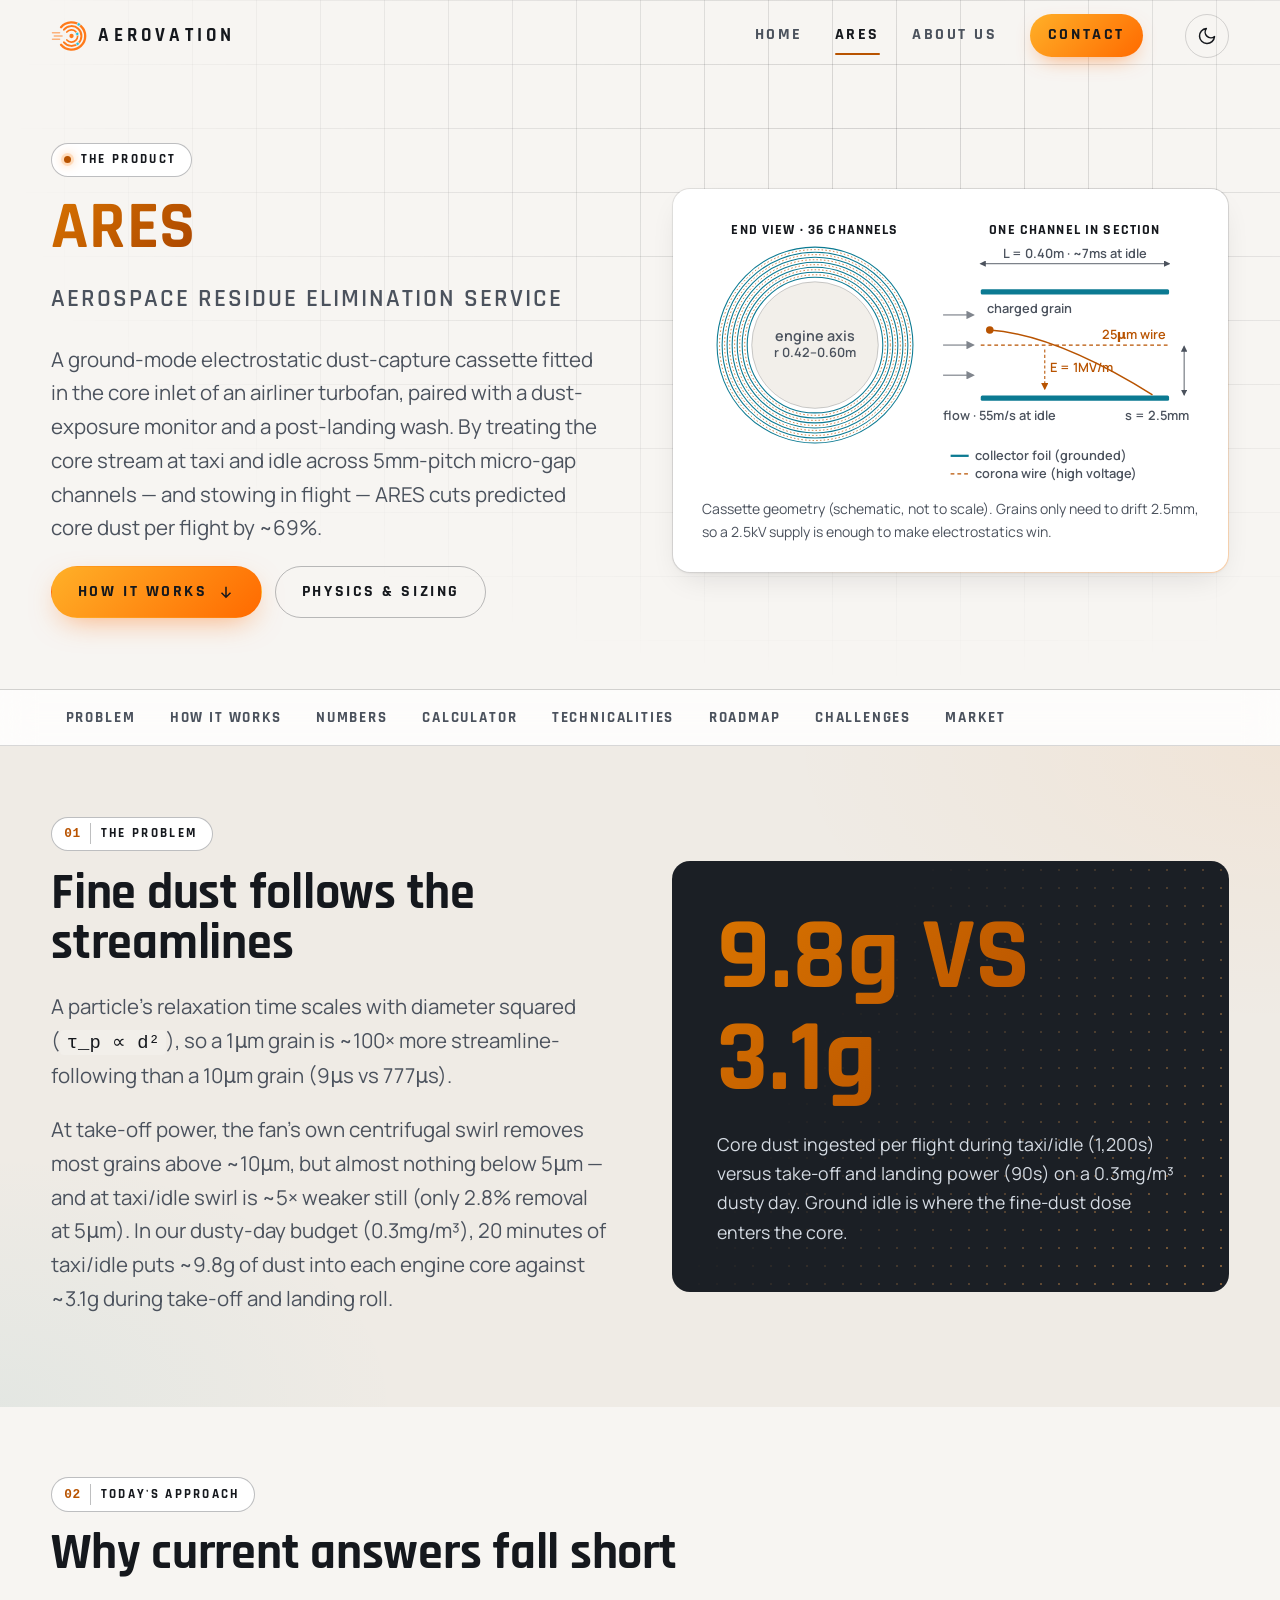
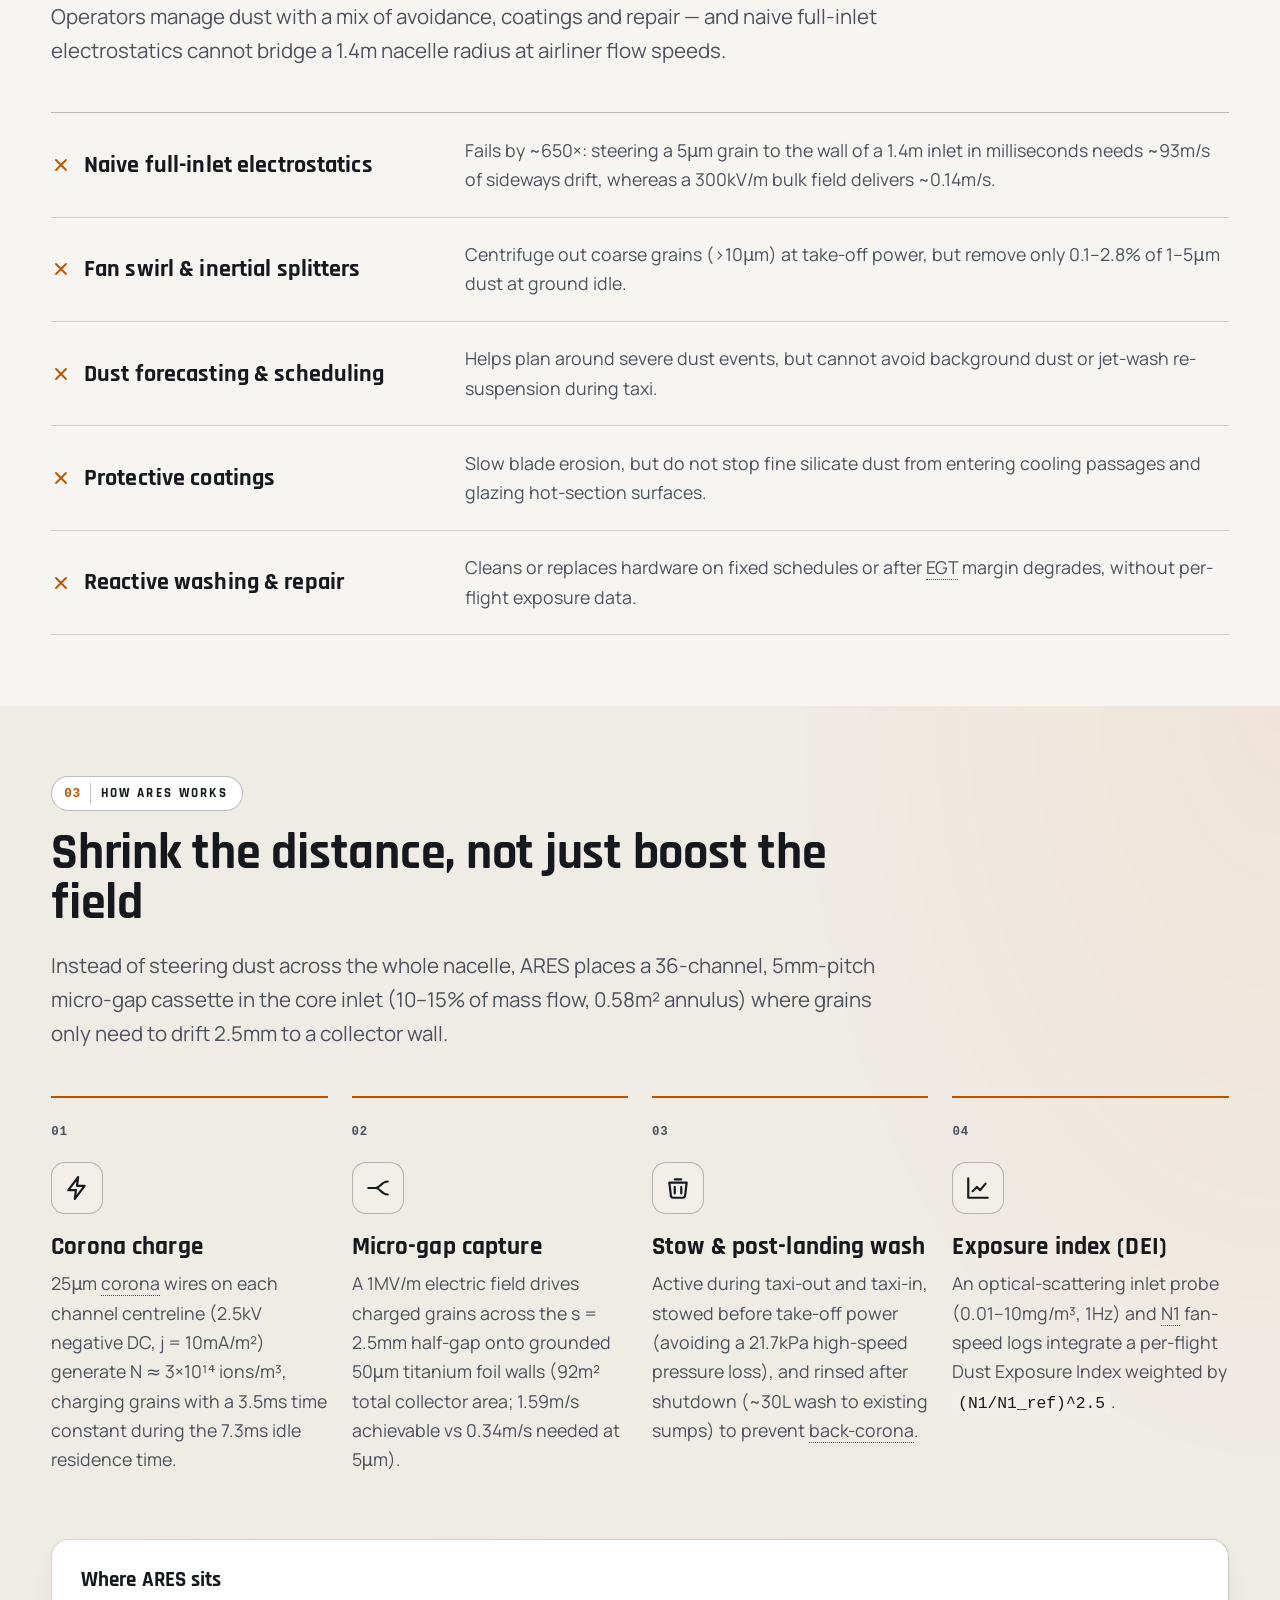
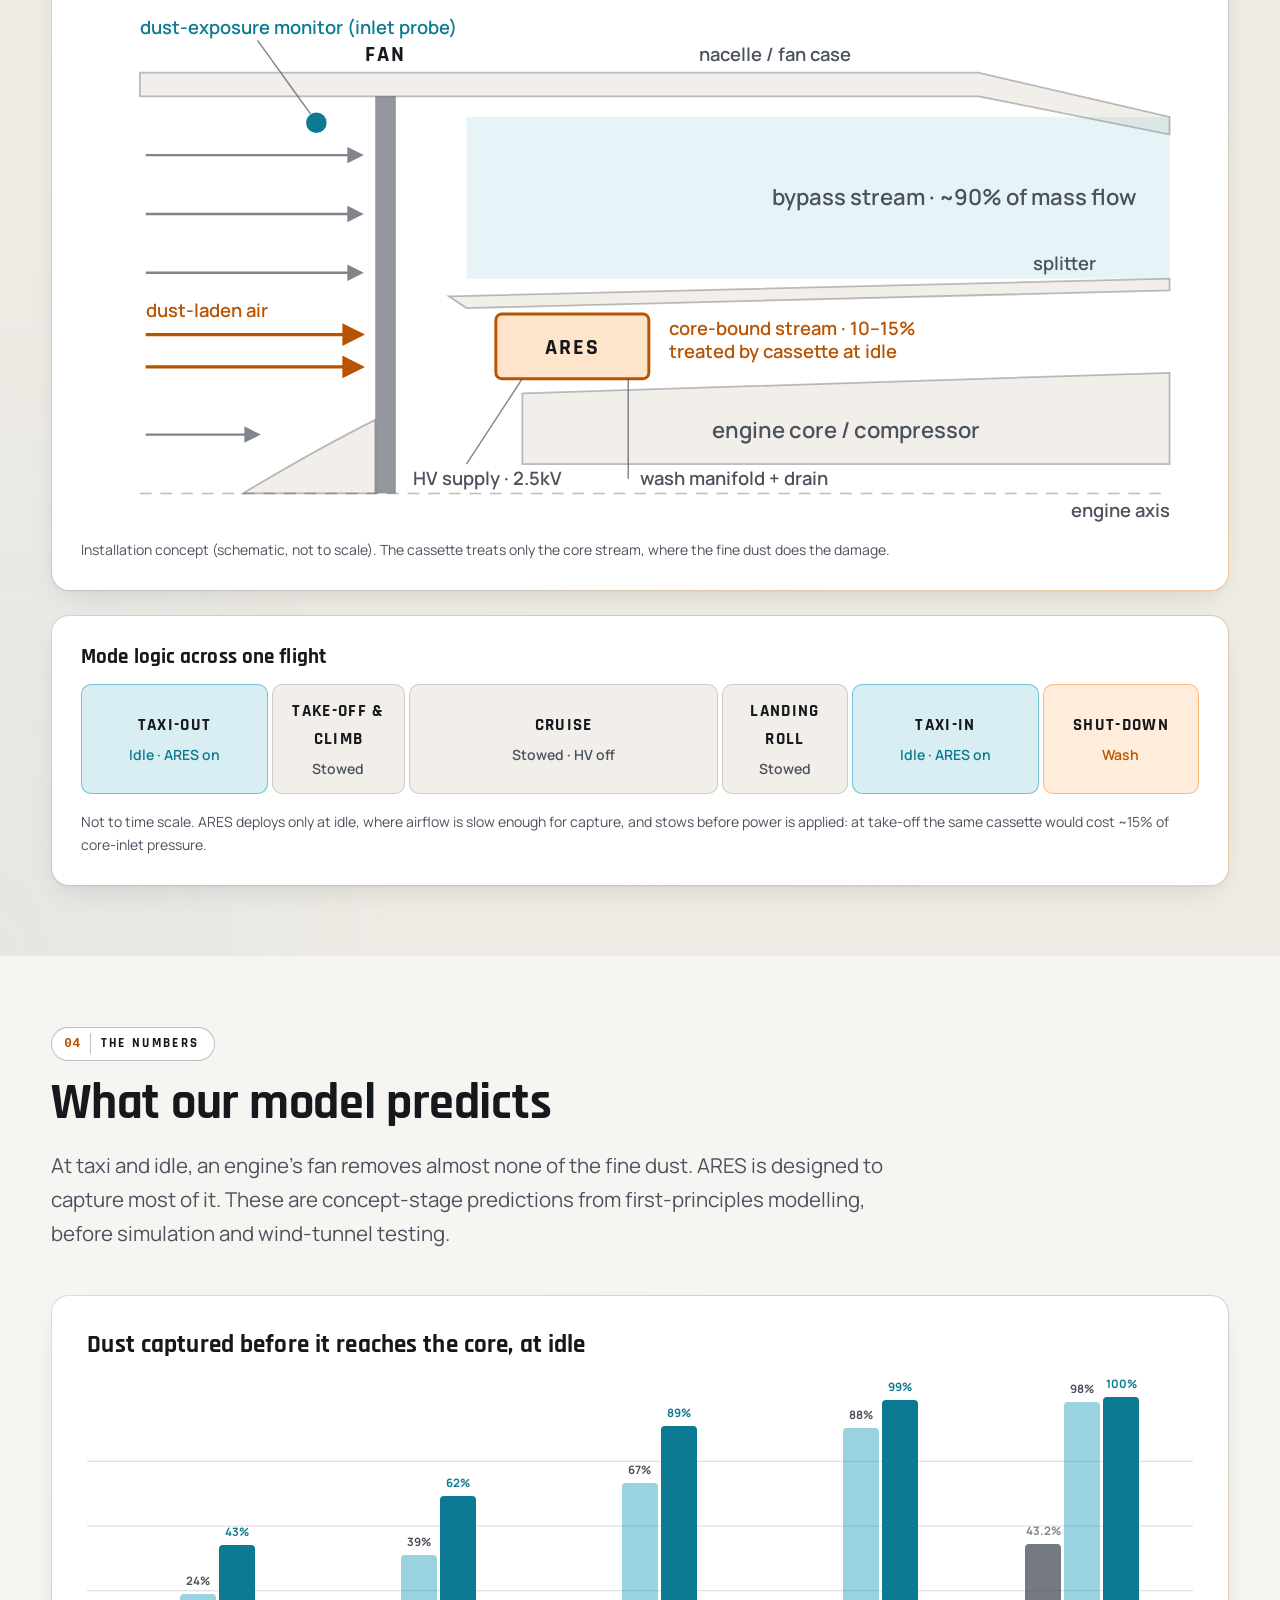
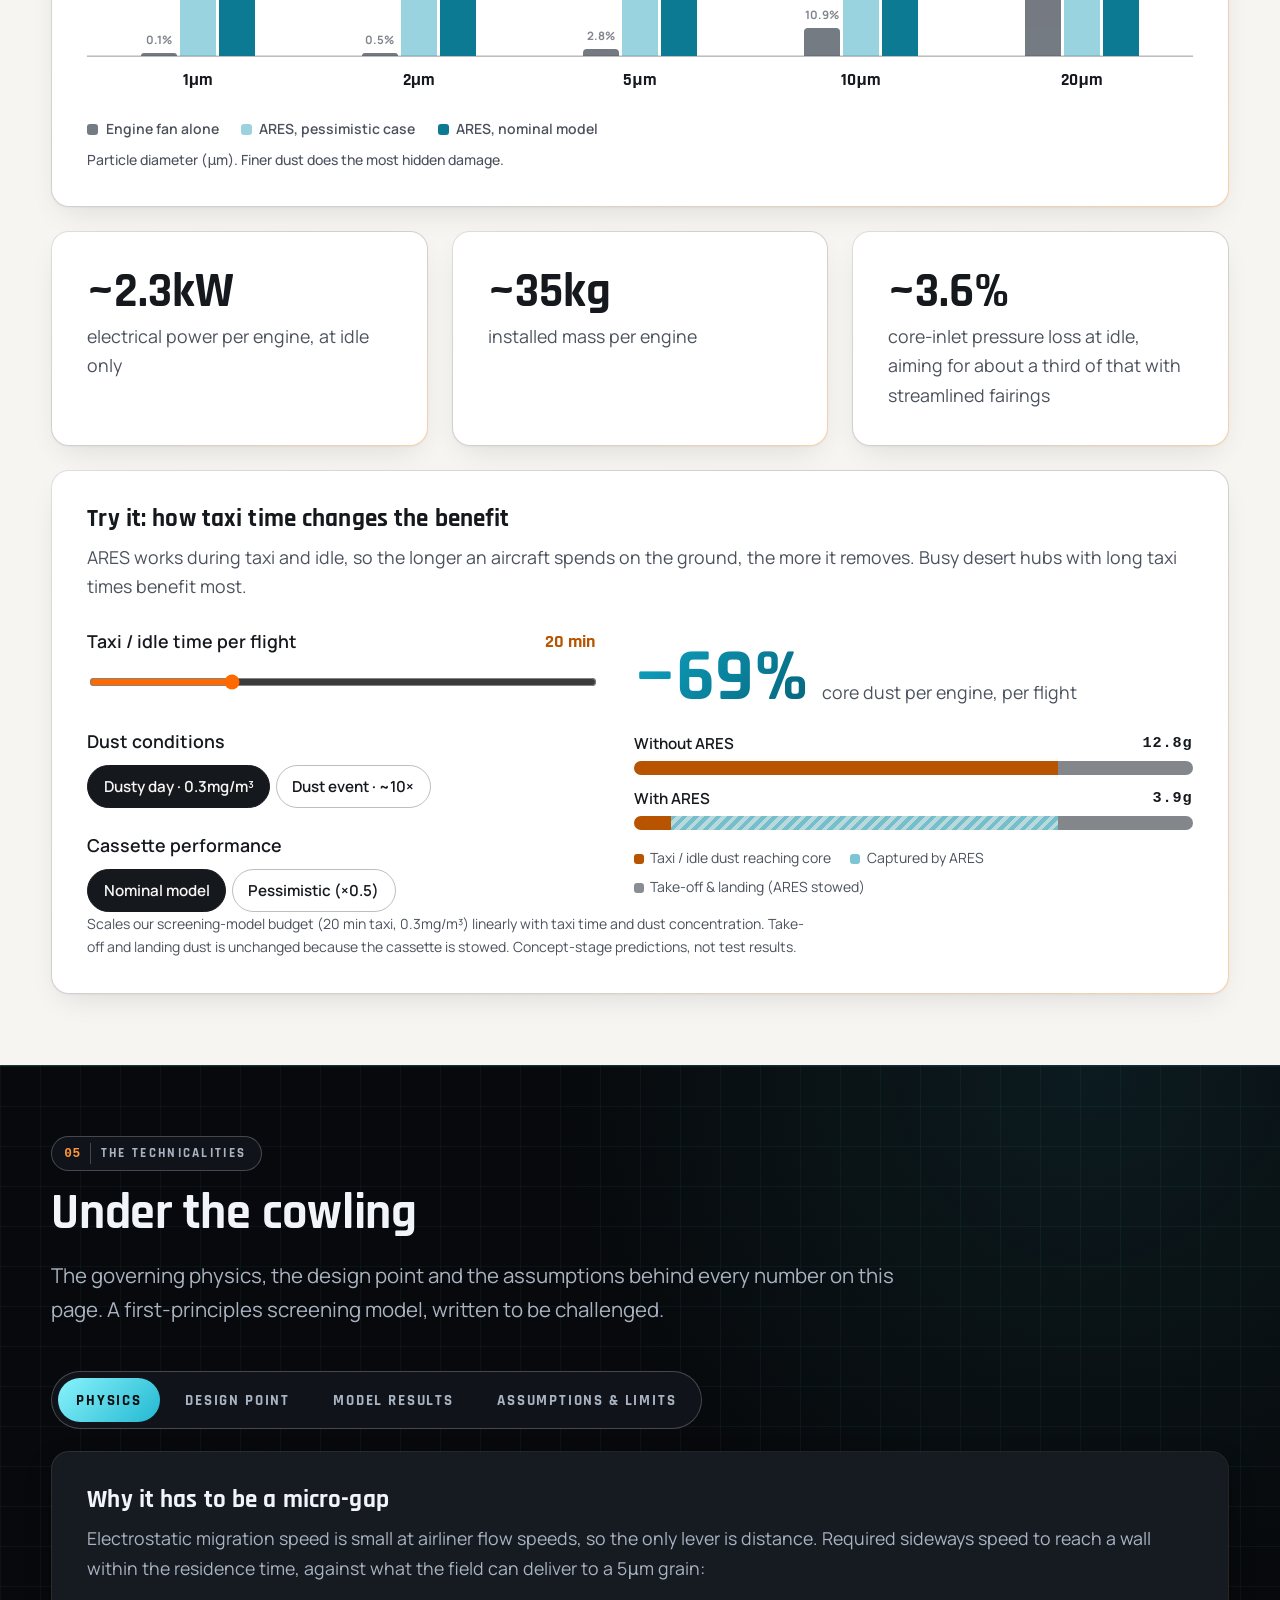
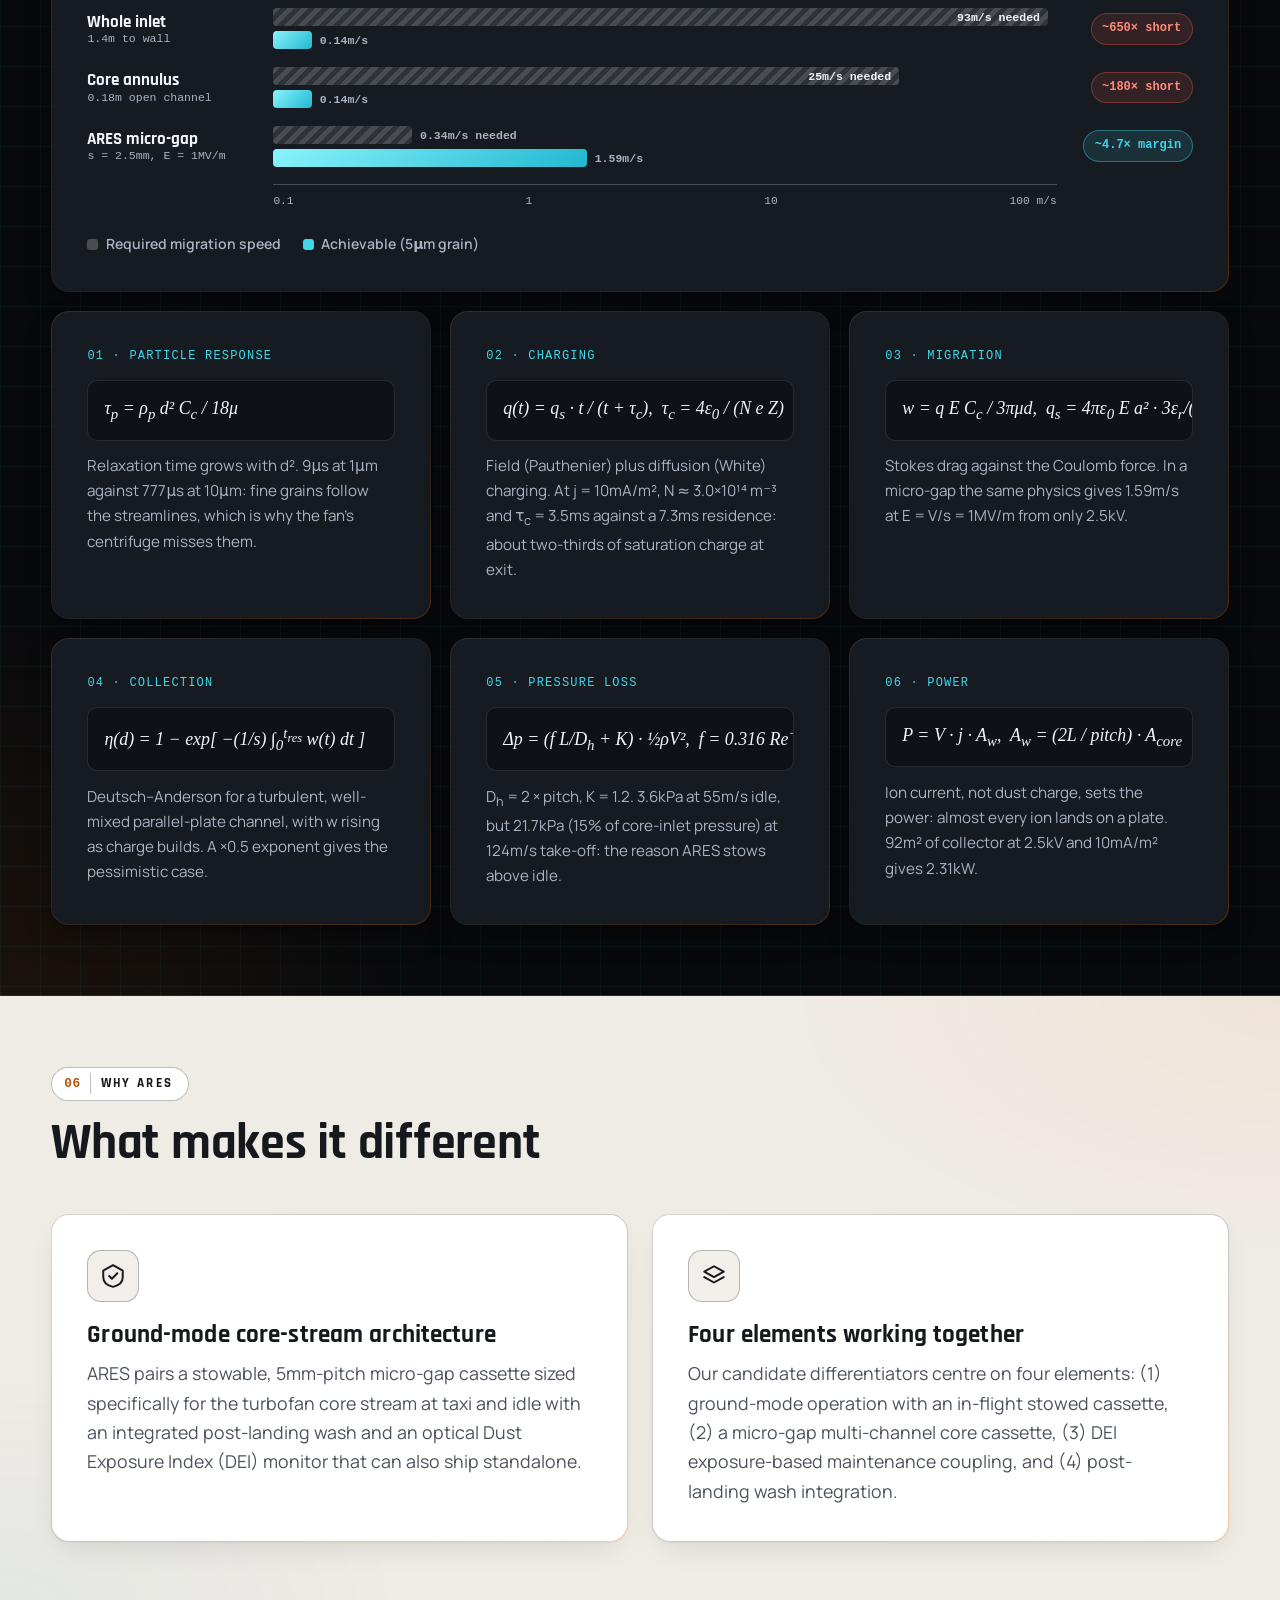
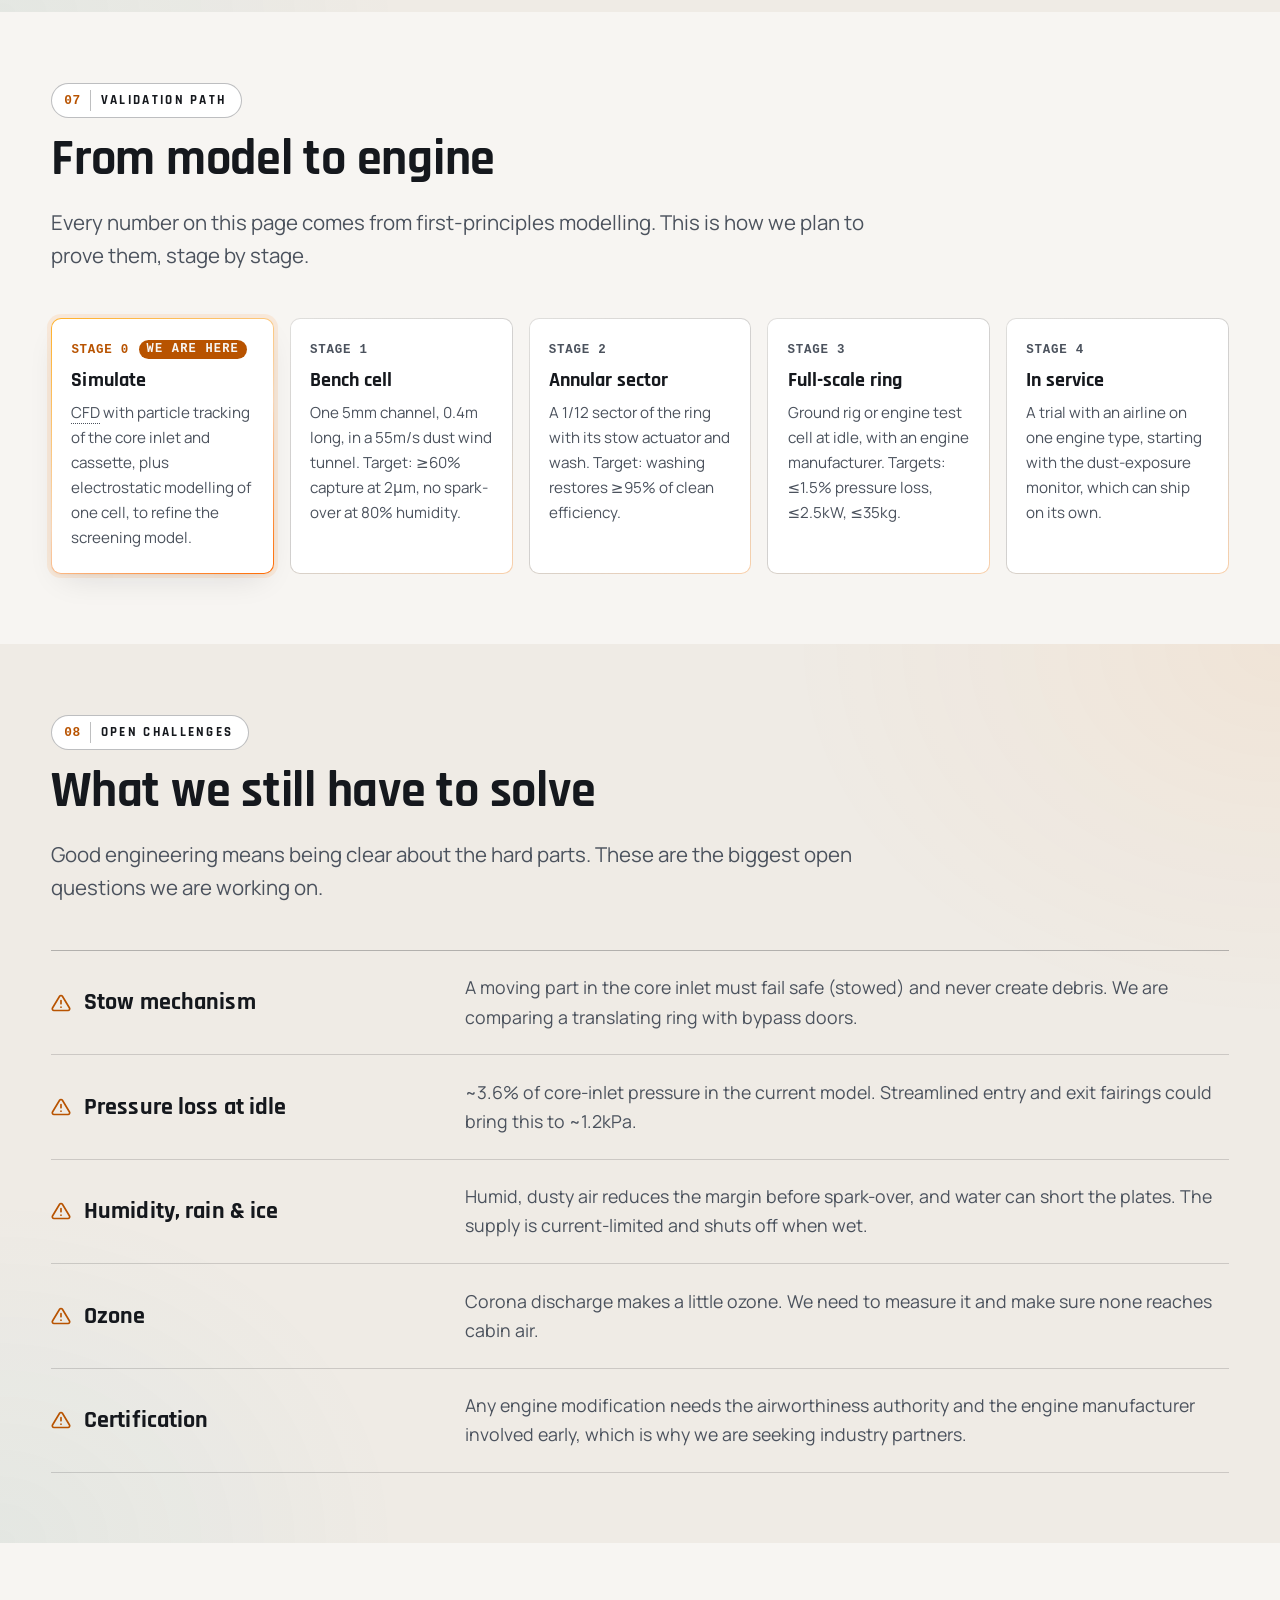
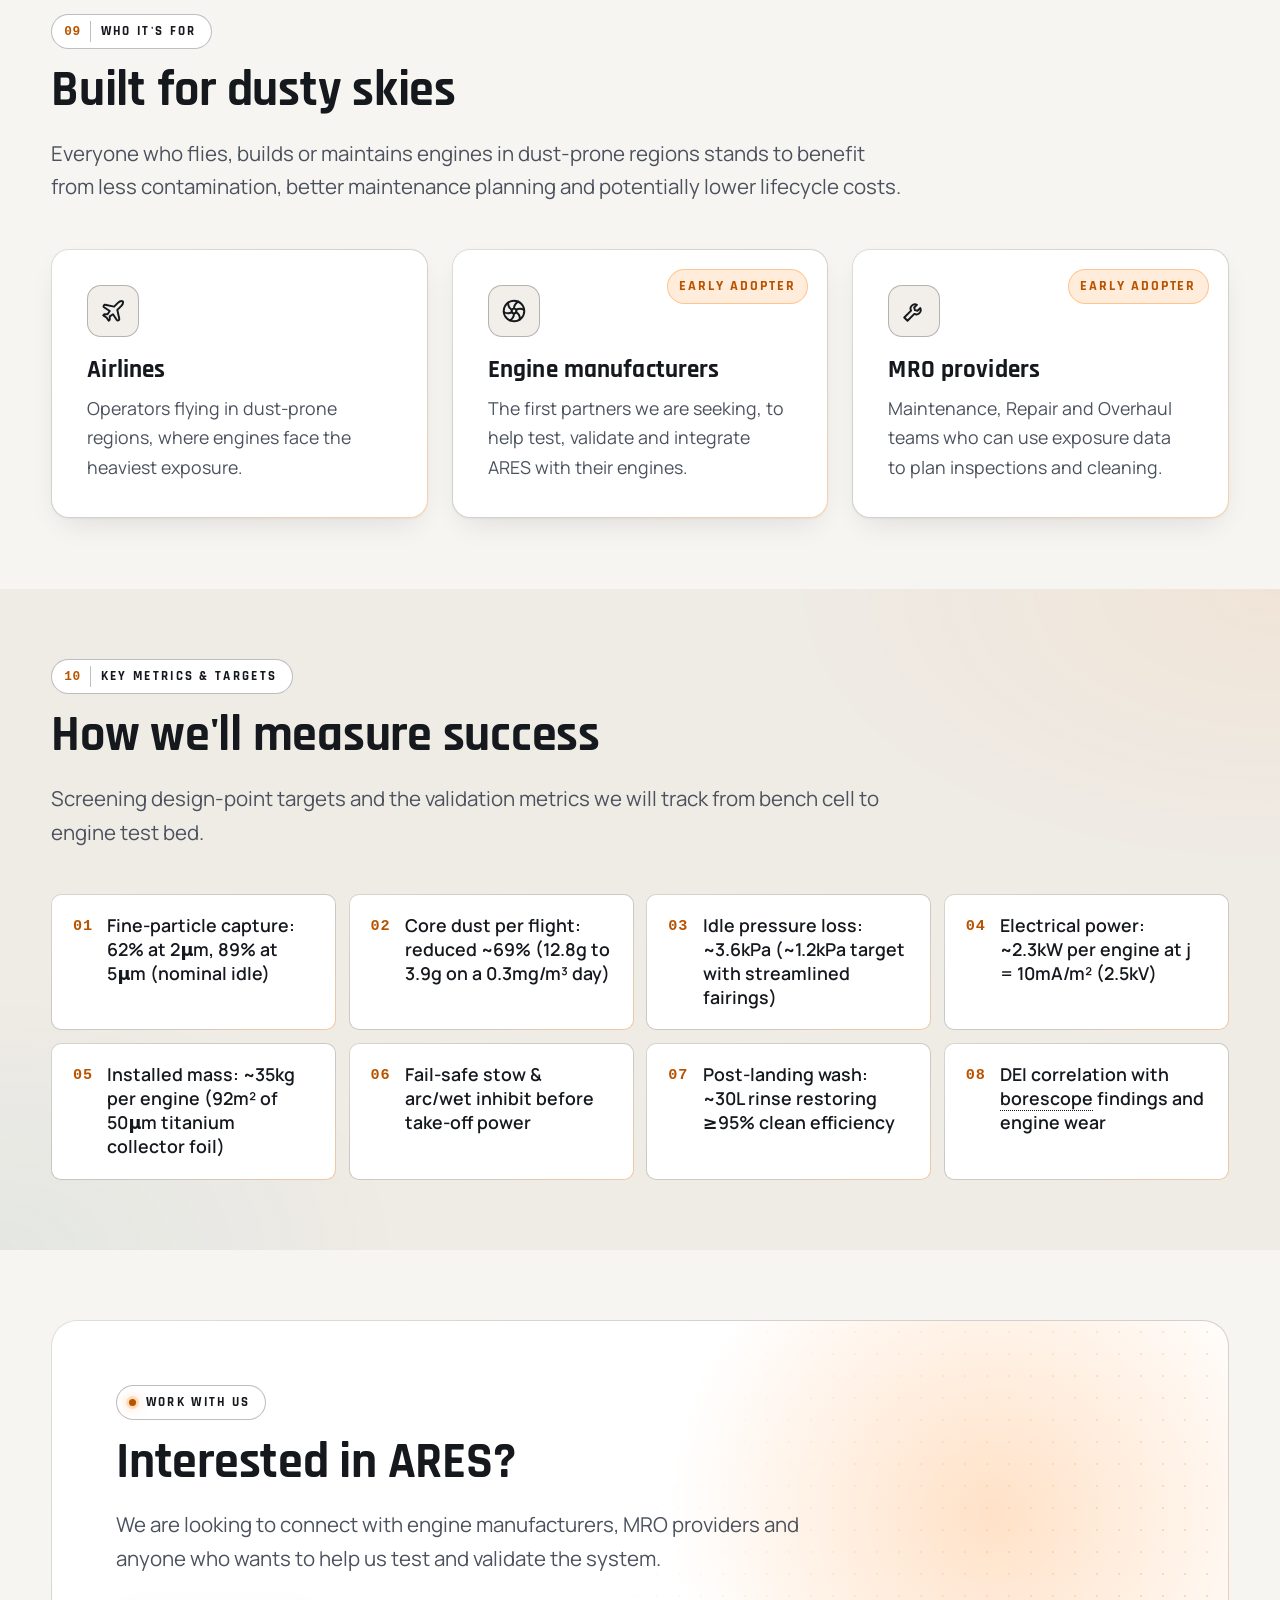
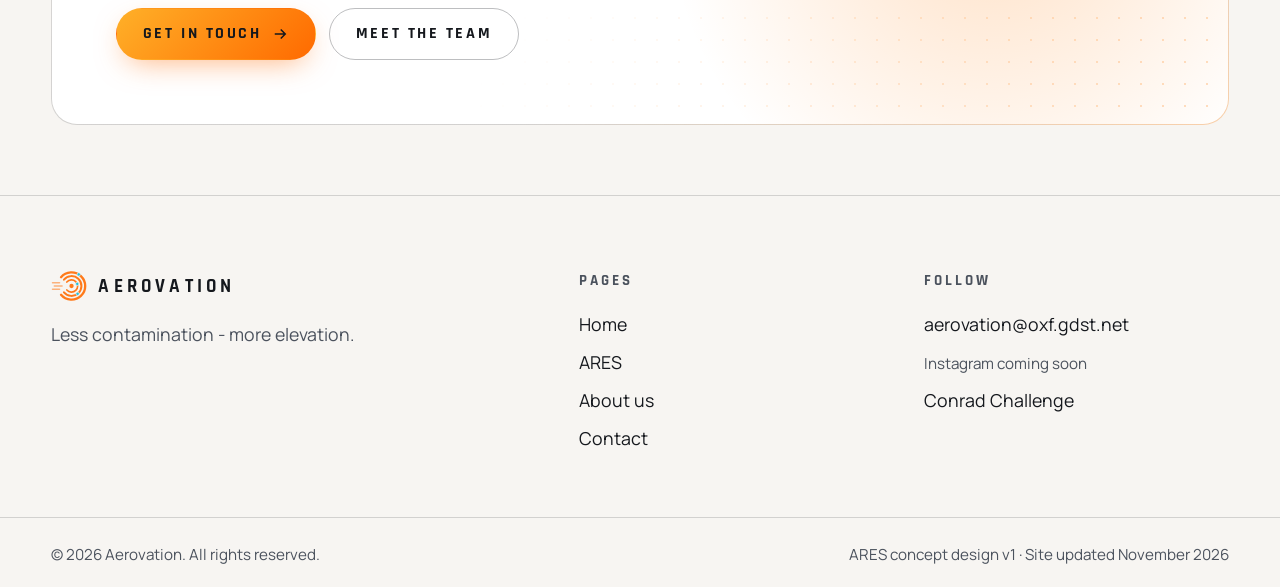
<file: ares.html>
<!DOCTYPE html>
<html lang="en-GB">
<head>
  <meta charset="utf-8">
  <meta name="viewport" content="width=device-width, initial-scale=1, viewport-fit=cover">
  <title>ARES | Aerospace Residue Elimination Service | Aerovation</title>
  <meta name="description" content="ARES is a ground-mode electrostatic dust-capture cassette fitted in the core inlet of an airliner turbofan, paired with a dust-exposure monitor and post-landing wash.">
  <meta name="theme-color" content="#f7f5f2" media="(prefers-color-scheme: light)">
  <meta name="theme-color" content="#0a0b0d" media="(prefers-color-scheme: dark)">
  <meta property="og:title" content="ARES | Aerovation">
  <meta property="og:description" content="Protecting aircraft engines from fine desert dust. Less contamination - more elevation.">
  <meta property="og:type" content="website">
  <meta property="og:url" content="https://aerovation.uk/ares.html">
  <meta property="og:site_name" content="Aerovation">
  <meta property="og:image" content="https://aerovation.uk/assets/img/og-image.png">
  <meta property="og:image:width" content="1200">
  <meta property="og:image:height" content="630">
  <meta property="og:image:alt" content="Aerovation presents ARES: Less contamination - more elevation.">
  <meta name="twitter:card" content="summary_large_image">
  <link rel="canonical" href="https://aerovation.uk/ares.html">
  <!-- @include head -->
  <meta name="color-scheme" content="light dark">
  <link rel="icon" href="assets/img/favicon.svg" type="image/svg+xml">
  <link rel="apple-touch-icon" href="assets/img/apple-touch-icon.png">
  <link rel="preload" href="assets/fonts/rajdhani-700.woff2" as="font" type="font/woff2" crossorigin>
  <link rel="preload" href="assets/fonts/manrope-var.woff2" as="font" type="font/woff2" crossorigin>
  <script>(function () { var d = document.documentElement; d.classList.add("js"); try { var t = localStorage.getItem("theme"); if (t) d.setAttribute("data-theme", t); } catch (e) { } })();</script>
  <link rel="stylesheet" href="assets/css/styles.css?v=e89ee2a7">
  <!-- @end head -->
</head>
<body>
  <!-- @include header -->
  <a class="skip-link" href="#main">Skip to content</a>

  <header class="site-header" id="site-header">
    <div class="container header-inner">
      <a href="index.html" class="brand" aria-label="Aerovation home">
        <svg class="brand-mark" viewBox="0 0 100 100" width="36" height="36" aria-hidden="true" focusable="false"><path d="M27.89 25.57 A38 38 0 1 1 27.89 74.43" fill="none" stroke="currentColor" stroke-width="6.5" stroke-linecap="round"/><path d="M35.93 32.32 A27.5 27.5 0 1 1 35.93 67.68" fill="none" stroke="currentColor" stroke-width="5.5" stroke-linecap="round"/><path d="M43.98 39.07 A17 17 0 1 1 43.98 60.93" fill="none" stroke="currentColor" stroke-width="4.5" stroke-linecap="round"/><circle cx="57" cy="50" r="6" fill="currentColor"/><line x1="4" y1="41" x2="24" y2="41" stroke="currentColor" stroke-width="3.6" stroke-linecap="round" opacity=".55"/><line x1="9" y1="50" x2="31" y2="50" stroke="currentColor" stroke-width="3.6" stroke-linecap="round" opacity=".55"/><line x1="4" y1="59" x2="24" y2="59" stroke="currentColor" stroke-width="3.6" stroke-linecap="round" opacity=".55"/><circle cx="77.14" cy="17.77" r="4.6" fill="#22C3DB" style="stroke:var(--fill, var(--bg))" stroke-width="1.8"/><circle cx="73.93" cy="71.67" r="4.6" fill="#22C3DB" style="stroke:var(--fill, var(--bg))" stroke-width="1.8"/><circle cx="72.97" cy="44.19" r="4.6" fill="#22C3DB" style="stroke:var(--fill, var(--bg))" stroke-width="1.8"/></svg>
        <span>Aerovation</span>
      </a>
      <nav class="header-nav" aria-label="Primary">
        <a href="index.html">Home</a>
        <a href="ares.html" aria-current="page">ARES</a>
        <a href="about.html">About us</a>
        <a href="contact.html" class="nav-cta">Contact</a>
      </nav>
      <div class="header-actions">
        <button class="icon-btn theme-toggle" id="theme-toggle" type="button" aria-label="Switch colour theme" title="Switch colour theme" data-tooltip="Switch colour theme">
          <svg class="icon-moon" viewBox="0 0 24 24" fill="none" stroke="currentColor" stroke-width="1.8" stroke-linecap="round" stroke-linejoin="round" aria-hidden="true"><path d="M21 12.8A9 9 0 1 1 11.2 3a7 7 0 0 0 9.8 9.8z"/></svg>
          <svg class="icon-sun" viewBox="0 0 24 24" fill="none" stroke="currentColor" stroke-width="1.8" stroke-linecap="round" aria-hidden="true"><circle cx="12" cy="12" r="4.2"/><path d="M12 2v2M12 20v2M4.9 4.9l1.4 1.4M17.7 17.7l1.4 1.4M2 12h2M20 12h2M4.9 19.1l1.4-1.4M17.7 6.3l1.4-1.4"/></svg>
        </button>
      </div>
    </div>
    <span class="scroll-progress" id="scroll-progress" aria-hidden="true"></span>
  </header>

  <!-- Phones: app-style tab bar (hidden from 768px up, where the header links show) -->
  <nav class="tabbar" aria-label="Primary">
    <a href="index.html">
      <svg viewBox="0 0 24 24" fill="none" stroke="currentColor" stroke-width="1.8" stroke-linecap="round" stroke-linejoin="round" aria-hidden="true"><path d="M3 10.5 12 3l9 7.5V20a1 1 0 0 1-1 1h-5v-6H9v6H4a1 1 0 0 1-1-1z"/></svg>
      <span>Home</span>
    </a>
    <a href="ares.html" aria-current="page">
      <svg viewBox="0 0 24 24" fill="none" stroke="currentColor" stroke-width="1.8" stroke-linecap="round" stroke-linejoin="round" aria-hidden="true"><circle cx="12" cy="12" r="9.5"/><circle cx="12" cy="12" r="2.2"/><path d="M12 9.8C12 6.8 14.2 4.3 15.8 3.3"/><path d="M13.9 13.1C16.5 14.6 17.5 17.8 17.4 19.7"/><path d="M10.1 13.1C7.5 14.6 4.2 13.9 2.6 12.9"/></svg>
      <span>ARES</span>
    </a>
    <a href="about.html">
      <svg viewBox="0 0 24 24" fill="none" stroke="currentColor" stroke-width="1.8" stroke-linecap="round" stroke-linejoin="round" aria-hidden="true"><circle cx="9" cy="7" r="3.5"/><path d="M2.5 20c0-3.6 2.9-6.5 6.5-6.5s6.5 2.9 6.5 6.5"/><circle cx="17" cy="8.5" r="2.8"/><path d="M17.5 14c2.4.3 4 2.3 4 5.5"/></svg>
      <span>Team</span>
    </a>
    <a href="contact.html">
      <svg viewBox="0 0 24 24" fill="none" stroke="currentColor" stroke-width="1.8" stroke-linecap="round" stroke-linejoin="round" aria-hidden="true"><rect x="2.5" y="4.5" width="19" height="15" rx="2.5"/><path d="m3.5 6.5 8.5 6.5 8.5-6.5"/></svg>
      <span>Contact</span>
    </a>
  </nav>
  <!-- @end header -->

  <main id="main">
    <!-- ===== Product hero ===== -->
    <section class="page-hero" aria-labelledby="ares-title">
      <div class="container split">
        <div>
          <p class="eyebrow reveal">The product</p>
          <h1 id="ares-title" class="reveal" style="--d:1"><span class="text-grad">ARES</span></h1>
          <p class="subtitle reveal" style="--d:2">Aerospace Residue Elimination Service</p>
          <p class="lead reveal" style="--d:3">A ground-mode electrostatic dust-capture cassette fitted in the core inlet of an airliner turbofan, paired with a dust-exposure monitor and a post-landing wash. By treating the core stream at taxi and idle across 5mm-pitch micro-gap channels — and stowing in flight — ARES cuts predicted core dust per flight by ~69%.</p>
          <div class="btn-row reveal" style="--d:4">
            <a href="#how" class="btn btn--primary" id="ares-cta-how">How it works
              <svg viewBox="0 0 24 24" fill="none" stroke="currentColor" stroke-width="2" aria-hidden="true"><path d="M12 5v14M6 13l6 6 6-6"/></svg>
            </a>
            <a href="#physics" class="btn" id="ares-cta-physics">Physics &amp; sizing</a>
          </div>
        </div>
        <!-- Cassette geometry diagram (schematic). Swap for a CAD render / prototype photo when you have one:
             replace the <svg> inside this figure with
             <img src="assets/img/ares-product.jpg" alt="Describe the render"> (styled by .diagram-card img) -->
        <figure class="diagram-card reveal" style="--d:2">
          <svg class="diagram diagram--compact" viewBox="0 0 660 350" role="img" aria-labelledby="cassette-fig-title cassette-fig-desc">
            <title id="cassette-fig-title">ARES cassette geometry</title>
            <desc id="cassette-fig-desc">Left: end view of the core inlet showing concentric collector foils with corona wires between them. Right: one 5mm channel in section; a charged dust grain entering with the flow is driven 2.5mm by a 1MV/m field onto the grounded collector wall within the 0.40m channel length.</desc>
            <defs>
              <marker id="dg-arrow" viewBox="0 0 10 10" refX="8" refY="5" markerWidth="7" markerHeight="7" orient="auto-start-reverse"><path class="dg-fill-muted" d="M0 0 10 5 0 10z"/></marker>
              <marker id="dg-arrow-acc" viewBox="0 0 10 10" refX="8" refY="5" markerWidth="7" markerHeight="7" orient="auto-start-reverse"><path class="dg-fill-accent" d="M0 0 10 5 0 10z"/></marker>
            </defs>
            <!-- Panel A: end view -->
            <text class="dg-label dg-strong" x="150" y="22" text-anchor="middle">End view · 36 channels</text>
            <g transform="translate(150 170)">
              <circle class="dg-plate-ring" r="130"/><circle class="dg-wire-ring" r="126.7"/><circle class="dg-plate-ring" r="123.3"/><circle class="dg-wire-ring" r="120"/>
              <circle class="dg-plate-ring" r="116.7"/><circle class="dg-wire-ring" r="113.3"/><circle class="dg-plate-ring" r="110"/><circle class="dg-wire-ring" r="106.7"/>
              <circle class="dg-plate-ring" r="103.3"/><circle class="dg-wire-ring" r="100"/><circle class="dg-plate-ring" r="96.7"/><circle class="dg-wire-ring" r="93.3"/>
              <circle class="dg-plate-ring" r="90"/>
              <circle class="dg-core" r="84"/>
              <text class="dg-label" y="-6" text-anchor="middle">engine axis</text>
              <text class="dg-small" y="16" text-anchor="middle">r 0.42–0.60m</text>
            </g>
            <g transform="translate(330 322)">
              <line class="dg-plate-line" x1="0" y1="-5" x2="24" y2="-5"/><text class="dg-small" x="32" y="0">collector foil (grounded)</text>
            </g>
            <g transform="translate(330 346)">
              <line class="dg-wire-line" x1="0" y1="-5" x2="24" y2="-5"/><text class="dg-small" x="32" y="0">corona wire (high voltage)</text>
            </g>
            <!-- Panel B: one channel in section -->
            <text class="dg-label dg-strong" x="495" y="22" text-anchor="middle">One channel in section</text>
            <line class="dg-dim" x1="370" y1="62" x2="620" y2="62" marker-start="url(#dg-arrow)" marker-end="url(#dg-arrow)"/>
            <text class="dg-small" x="495" y="54" text-anchor="middle">L = 0.40m · ~7ms at idle</text>
            <rect class="dg-plate" x="370" y="96" width="250" height="7" rx="2"/>
            <rect class="dg-plate" x="370" y="237" width="250" height="7" rx="2"/>
            <line class="dg-wire-line" x1="370" y1="170" x2="620" y2="170"/>
            <text class="dg-small dg-accent" x="616" y="162" text-anchor="end">25μm wire</text>
            <line class="dg-flow" x1="320" y1="130" x2="360" y2="130" marker-end="url(#dg-arrow)"/>
            <line class="dg-flow" x1="320" y1="170" x2="360" y2="170" marker-end="url(#dg-arrow)"/>
            <line class="dg-flow" x1="320" y1="210" x2="360" y2="210" marker-end="url(#dg-arrow)"/>
            <line class="dg-field" x1="455" y1="176" x2="455" y2="228" marker-end="url(#dg-arrow-acc)"/>
            <text class="dg-small dg-accent" x="462" y="206">E = 1MV/m</text>
            <path class="dg-path" d="M382 150 Q470 156 598 236"/>
            <circle class="dg-grain" cx="382" cy="150" r="5"/>
            <text class="dg-small" x="378" y="127">charged grain</text>
            <line class="dg-dim" x1="640" y1="172" x2="640" y2="236" marker-start="url(#dg-arrow)" marker-end="url(#dg-arrow)"/>
            <text class="dg-small" x="320" y="270">flow · 55m/s at idle</text>
            <text class="dg-small" x="646" y="270" text-anchor="end">s = 2.5mm</text>
          </svg>
          <figcaption>Cassette geometry (schematic, not to scale). Grains only need to drift 2.5mm, so a 2.5kV supply is enough to make electrostatics win.</figcaption>
        </figure>
      </div>
    </section>

    <!-- ===== In-page navigation (sticky; active link set in main.js) ===== -->
    <nav class="subnav" aria-label="On this page">
      <div class="container subnav-inner">
        <a href="#problem">Problem</a>
        <a href="#how">How it works</a>
        <a href="#physics">Numbers</a>
        <a href="#calc">Calculator</a>
        <a href="#technical">Technicalities</a>
        <a href="#roadmap">Roadmap</a>
        <a href="#challenges">Challenges</a>
        <a href="#market">Market</a>
      </div>
    </nav>

    <!-- ===== The problem ===== -->
    <section class="section section--alt" id="problem" aria-labelledby="problem-title">
      <div class="container split">
        <div class="reveal">
          <p class="eyebrow"><span class="eyebrow-num">01</span>The problem</p>
          <h2 id="problem-title">Fine dust follows the streamlines</h2>
          <p class="lead">A particle's relaxation time scales with diameter squared (<code class="code-inline">τ_p ∝ d²</code>), so a 1μm grain is ~100× more streamline-following than a 10μm grain (9μs vs 777μs).</p>
          <p class="lead">At take-off power, the fan's own centrifugal swirl removes most grains above ~10μm, but almost nothing below 5μm — and at taxi/idle swirl is ~5× weaker still (only 2.8% removal at 5μm). In our dusty-day budget (0.3mg/m³), 20 minutes of taxi/idle puts ~9.8g of dust into each engine core against ~3.1g during take-off and landing roll.</p>
        </div>
        <div class="callout reveal" style="--d:1">
          <span class="stat-value text-grad">9.8<span class="stat-unit">g</span> vs 3.1<span class="stat-unit">g</span></span>
          <p>Core dust ingested per flight during taxi/idle (1,200s) versus take-off and landing power (90s) on a 0.3mg/m³ dusty day. Ground idle is where the fine-dust dose enters the core.</p>
        </div>
      </div>
    </section>

    <!-- ===== Alternatives ===== -->
    <section class="section" aria-labelledby="alt-title">
      <div class="container">
        <div class="section-head reveal">
          <p class="eyebrow"><span class="eyebrow-num">02</span>Today's approach</p>
          <h2 id="alt-title">Why current answers fall short</h2>
          <p>Operators manage dust with a mix of avoidance, coatings and repair — and naive full-inlet electrostatics cannot bridge a 1.4m nacelle radius at airliner flow speeds.</p>
        </div>
        <div class="alt-list">
          <div class="alt-item reveal">
            <h3><svg viewBox="0 0 24 24" fill="none" stroke="currentColor" stroke-width="2.2" stroke-linecap="round" aria-hidden="true"><path d="M18 6 6 18M6 6l12 12"/></svg>Naive full-inlet electrostatics</h3>
            <p>Fails by ~650×: steering a 5μm grain to the wall of a 1.4m inlet in milliseconds needs ~93m/s of sideways drift, whereas a 300kV/m bulk field delivers ~0.14m/s.</p>
          </div>
          <div class="alt-item reveal">
            <h3><svg viewBox="0 0 24 24" fill="none" stroke="currentColor" stroke-width="2.2" stroke-linecap="round" aria-hidden="true"><path d="M18 6 6 18M6 6l12 12"/></svg>Fan swirl &amp; inertial splitters</h3>
            <p>Centrifuge out coarse grains (&gt;10μm) at take-off power, but remove only 0.1–2.8% of 1–5μm dust at ground idle.</p>
          </div>
          <div class="alt-item reveal">
            <h3><svg viewBox="0 0 24 24" fill="none" stroke="currentColor" stroke-width="2.2" stroke-linecap="round" aria-hidden="true"><path d="M18 6 6 18M6 6l12 12"/></svg>Dust forecasting &amp; scheduling</h3>
            <p>Helps plan around severe dust events, but cannot avoid background dust or jet-wash re-suspension during taxi.</p>
          </div>
          <div class="alt-item reveal">
            <h3><svg viewBox="0 0 24 24" fill="none" stroke="currentColor" stroke-width="2.2" stroke-linecap="round" aria-hidden="true"><path d="M18 6 6 18M6 6l12 12"/></svg>Protective coatings</h3>
            <p>Slow blade erosion, but do not stop fine silicate dust from entering cooling passages and glazing hot-section surfaces.</p>
          </div>
          <div class="alt-item reveal">
            <h3><svg viewBox="0 0 24 24" fill="none" stroke="currentColor" stroke-width="2.2" stroke-linecap="round" aria-hidden="true"><path d="M18 6 6 18M6 6l12 12"/></svg>Reactive washing &amp; repair</h3>
            <p>Cleans or replaces hardware on fixed schedules or after <span class="term" tabindex="0">EGT<span class="term-def" role="tooltip"><span class="visually-hidden"> (</span>Exhaust gas temperature margin: how much hotter an engine can run before reaching its limit. Dust damage eats into it.<span class="visually-hidden">)</span></span></span> margin degrades, without per-flight exposure data.</p>
          </div>
        </div>
      </div>
    </section>

    <!-- ===== How it works ===== -->
    <section class="section section--alt" id="how" aria-labelledby="how-title">
      <div class="container">
        <div class="section-head reveal">
          <p class="eyebrow"><span class="eyebrow-num">03</span>How ARES works</p>
          <h2 id="how-title">Shrink the distance, not just boost the field</h2>
          <p>Instead of steering dust across the whole nacelle, ARES places a 36-channel, 5mm-pitch micro-gap cassette in the core inlet (10–15% of mass flow, 0.58m² annulus) where grains only need to drift 2.5mm to a collector wall.</p>
        </div>
        <ol class="grid grid--4 steps">
          <li class="step">
            <span class="step-num">01</span>
            <span class="step-icon"><svg viewBox="0 0 24 24" fill="none" stroke="currentColor" stroke-width="2" stroke-linecap="round" stroke-linejoin="round" aria-hidden="true"><path d="M13 2 4 14h7l-1 8 9-12h-7z"/></svg></span>
            <h3>Corona charge</h3>
            <p>25μm <span class="term" tabindex="0">corona<span class="term-def" role="tooltip"><span class="visually-hidden"> (</span>Corona discharge: a faint, controlled electrical glow around a thin high-voltage wire. It fills the air with ions, which stick to dust grains and charge them.<span class="visually-hidden">)</span></span></span> wires on each channel centreline (2.5kV negative DC, j = 10mA/m²) generate N ≈ 3×10¹⁴ ions/m³, charging grains with a 3.5ms time constant during the 7.3ms idle residence time.</p>
          </li>
          <li class="step">
            <span class="step-num">02</span>
            <span class="step-icon"><svg viewBox="0 0 24 24" fill="none" stroke="currentColor" stroke-width="2" stroke-linecap="round" stroke-linejoin="round" aria-hidden="true"><path d="M3 12h7c4 0 5-6 11-6M3 12h7c4 0 5 6 11 6"/></svg></span>
            <h3>Micro-gap capture</h3>
            <p>A 1MV/m electric field drives charged grains across the s = 2.5mm half-gap onto grounded 50μm titanium foil walls (92m² total collector area; 1.59m/s achievable vs 0.34m/s needed at 5μm).</p>
          </li>
          <li class="step">
            <span class="step-num">03</span>
            <span class="step-icon"><svg viewBox="0 0 24 24" fill="none" stroke="currentColor" stroke-width="2" stroke-linecap="round" stroke-linejoin="round" aria-hidden="true"><path d="M4 7h16l-1.5 12.5a2 2 0 0 1-2 1.5h-9a2 2 0 0 1-2-1.5z"/><path d="M9 4h6M9 11v6M15 11v6"/></svg></span>
            <h3>Stow &amp; post-landing wash</h3>
            <p>Active during taxi-out and taxi-in, stowed before take-off power (avoiding a 21.7kPa high-speed pressure loss), and rinsed after shutdown (~30L wash to existing sumps) to prevent <span class="term" tabindex="0">back-corona<span class="term-def" role="tooltip"><span class="visually-hidden"> (</span>Back-corona: unwanted sparking inside the dust layer on the collector plates, which lowers capture. Regular washing prevents it.<span class="visually-hidden">)</span></span></span>.</p>
          </li>
          <li class="step">
            <span class="step-num">04</span>
            <span class="step-icon"><svg viewBox="0 0 24 24" fill="none" stroke="currentColor" stroke-width="2" stroke-linecap="round" stroke-linejoin="round" aria-hidden="true"><path d="M3 3v18h18"/><path d="m7 15 4-4 3 3 5-6"/></svg></span>
            <h3>Exposure index (DEI)</h3>
            <p>An optical-scattering inlet probe (0.01–10mg/m³, 1Hz) and <span class="term" tabindex="0">N1<span class="term-def" role="tooltip"><span class="visually-hidden"> (</span>N1: the fan's rotation speed, which every airliner engine already records.<span class="visually-hidden">)</span></span></span> fan-speed logs integrate a per-flight Dust Exposure Index weighted by <code class="code-inline">(N1/N1_ref)^2.5</code>.</p>
          </li>
        </ol>
        <!-- Architecture + mode logic (schematic) -->
        <div class="diagram-stack">
          <figure class="diagram-card reveal">
            <h3 class="diagram-title">Where ARES sits</h3>
            <div class="diagram-scroll">
              <svg class="diagram diagram--wide" viewBox="0 0 760 350" role="img" aria-labelledby="install-fig-title install-fig-desc">
                <title id="install-fig-title">ARES installation concept</title>
                <desc id="install-fig-desc">Half-section of a turbofan. Dust-laden air enters past an inlet dust monitor and passes the fan. About 90 percent of the flow goes to the bypass stream; the 10 to 15 percent bound for the core passes through the ARES cassette just behind the splitter, which is powered by a 2.5kV supply in ground mode and rinsed by a wash manifold after landing.</desc>
                <defs>
                  <marker id="dg-arrow2" viewBox="0 0 10 10" refX="8" refY="5" markerWidth="7" markerHeight="7" orient="auto"><path class="dg-fill-muted" d="M0 0 10 5 0 10z"/></marker>
                  <marker id="dg-arrow2-acc" viewBox="0 0 10 10" refX="8" refY="5" markerWidth="7" markerHeight="7" orient="auto"><path class="dg-fill-accent" d="M0 0 10 5 0 10z"/></marker>
                </defs>
                <!-- nacelle wall -->
                <path class="dg-wall" d="M40 44 H610 L740 74 V86 L610 60 H40 Z"/>
                <text class="dg-small" x="420" y="36">nacelle / fan case</text>
                <!-- bypass -->
                <rect class="dg-bypass" x="262" y="74" width="478" height="110"/>
                <text class="dg-label" x="470" y="134">bypass stream · ~90% of mass flow</text>
                <!-- splitter + core -->
                <path class="dg-wall" d="M250 196 L740 184 V192 L262 204 Z"/>
                <text class="dg-small" x="690" y="178" text-anchor="end">splitter</text>
                <path class="dg-wall" d="M300 262 L740 248 V310 H300 Z"/>
                <text class="dg-label" x="520" y="292" text-anchor="middle">engine core / compressor</text>
                <!-- cassette -->
                <rect class="dg-cassette" x="282" y="208" width="104" height="44" rx="4"/>
                <text class="dg-label dg-strong" x="334" y="235" text-anchor="middle">ARES</text>
                <text class="dg-small dg-accent" x="400" y="222">core-bound stream · 10–15%</text>
                <text class="dg-small dg-accent" x="400" y="238">treated by cassette at idle</text>
                <!-- fan + spinner -->
                <rect class="dg-fan" x="200" y="60" width="14" height="270"/>
                <text class="dg-label dg-strong" x="207" y="36" text-anchor="middle">Fan</text>
                <path class="dg-wall" d="M110 330 Q160 300 200 280 V330 Z"/>
                <line class="dg-axis" x1="40" y1="330" x2="740" y2="330"/>
                <text class="dg-small" x="740" y="346" text-anchor="end">engine axis</text>
                <!-- incoming air -->
                <line class="dg-flow" x1="44" y1="100" x2="190" y2="100" marker-end="url(#dg-arrow2)"/>
                <line class="dg-flow" x1="44" y1="140" x2="190" y2="140" marker-end="url(#dg-arrow2)"/>
                <line class="dg-flow" x1="44" y1="180" x2="190" y2="180" marker-end="url(#dg-arrow2)"/>
                <line class="dg-flow dg-flow--dust" x1="44" y1="222" x2="190" y2="222" marker-end="url(#dg-arrow2-acc)"/>
                <line class="dg-flow dg-flow--dust" x1="44" y1="244" x2="190" y2="244" marker-end="url(#dg-arrow2-acc)"/>
                <line class="dg-flow" x1="44" y1="290" x2="120" y2="290" marker-end="url(#dg-arrow2)"/>
                <text class="dg-small dg-accent" x="44" y="210">dust-laden air</text>
                <!-- monitor -->
                <circle class="dg-monitor" cx="160" cy="78" r="7"/>
                <text class="dg-small dg-charge" x="40" y="18">dust-exposure monitor (inlet probe)</text>
                <line class="dg-leader" x1="120" y1="22" x2="156" y2="72"/>
                <!-- callouts -->
                <line class="dg-leader" x1="300" y1="252" x2="262" y2="310"/>
                <text class="dg-small" x="226" y="324">HV supply · 2.5kV</text>
                <line class="dg-leader" x1="372" y1="252" x2="372" y2="320"/>
                <text class="dg-small" x="380" y="324">wash manifold + drain</text>
              </svg>
            </div>
            <figcaption>Installation concept (schematic, not to scale). The cassette treats only the core stream, where the fine dust does the damage.</figcaption>
          </figure>

          <figure class="diagram-card reveal">
            <h3 class="diagram-title">Mode logic across one flight</h3>
            <ol class="mode-timeline" aria-label="ARES mode in each flight phase">
              <li class="mode mode--on" style="--w:2"><strong>Taxi-out</strong><span>Idle · ARES on</span></li>
              <li class="mode" style="--w:1.3"><strong>Take-off &amp; climb</strong><span>Stowed</span></li>
              <li class="mode" style="--w:3.6"><strong>Cruise</strong><span>Stowed · HV off</span></li>
              <li class="mode" style="--w:1.2"><strong>Landing roll</strong><span>Stowed</span></li>
              <li class="mode mode--on" style="--w:2"><strong>Taxi-in</strong><span>Idle · ARES on</span></li>
              <li class="mode mode--wash" style="--w:1.6"><strong>Shut-down</strong><span>Wash</span></li>
            </ol>
            <figcaption>Not to time scale. ARES deploys only at idle, where airflow is slow enough for capture, and stows before power is applied: at take-off the same cassette would cost ~15% of core-inlet pressure.</figcaption>
          </figure>
        </div>
      </div>
    </section>

    <!-- ===== The numbers ===== -->
    <section class="section" id="physics" aria-labelledby="physics-title">
      <div class="container">
        <div class="section-head reveal">
          <p class="eyebrow"><span class="eyebrow-num">04</span>The numbers</p>
          <h2 id="physics-title">What our model predicts</h2>
          <p>At taxi and idle, an engine's fan removes almost none of the fine dust. ARES is designed to capture most of it. These are concept-stage predictions from first-principles modelling, before simulation and wind-tunnel testing.</p>
        </div>

        <figure class="card chart reveal">
          <h3>Dust captured before it reaches the core, at idle</h3>
          <div class="bars" role="img" aria-label="Capture efficiency at idle by particle size. Fan alone: 0.1% at 1 micron, 0.5% at 2, 2.8% at 5, 10.9% at 10, 43.2% at 20. ARES pessimistic: 24, 39, 67, 88 and 98%. ARES nominal: 43, 62, 89, 99 and 100%.">
            <div class="bar-group">
              <div class="bar-set">
                <span class="bar bar--fan" style="--v:0.1"><b>0.1%</b></span>
                <span class="bar bar--der" style="--v:24"><b>24%</b></span>
                <span class="bar bar--nom" style="--v:43"><b>43%</b></span>
              </div>
              <span class="bar-label">1<span class="stat-unit">μm</span></span>
            </div>
            <div class="bar-group">
              <div class="bar-set">
                <span class="bar bar--fan" style="--v:0.5"><b>0.5%</b></span>
                <span class="bar bar--der" style="--v:39"><b>39%</b></span>
                <span class="bar bar--nom" style="--v:62"><b>62%</b></span>
              </div>
              <span class="bar-label">2<span class="stat-unit">μm</span></span>
            </div>
            <div class="bar-group">
              <div class="bar-set">
                <span class="bar bar--fan" style="--v:2.8"><b>2.8%</b></span>
                <span class="bar bar--der" style="--v:67"><b>67%</b></span>
                <span class="bar bar--nom" style="--v:89"><b>89%</b></span>
              </div>
              <span class="bar-label">5<span class="stat-unit">μm</span></span>
            </div>
            <div class="bar-group">
              <div class="bar-set">
                <span class="bar bar--fan" style="--v:10.9"><b>10.9%</b></span>
                <span class="bar bar--der" style="--v:88"><b>88%</b></span>
                <span class="bar bar--nom" style="--v:99"><b>99%</b></span>
              </div>
              <span class="bar-label">10<span class="stat-unit">μm</span></span>
            </div>
            <div class="bar-group">
              <div class="bar-set">
                <span class="bar bar--fan" style="--v:43.2"><b>43.2%</b></span>
                <span class="bar bar--der" style="--v:98"><b>98%</b></span>
                <span class="bar bar--nom" style="--v:100"><b>100%</b></span>
              </div>
              <span class="bar-label">20<span class="stat-unit">μm</span></span>
            </div>
          </div>
          <figcaption class="chart-legend">
            <span class="lg-fan">Engine fan alone</span>
            <span class="lg-der">ARES, pessimistic case</span>
            <span class="lg-nom">ARES, nominal model</span>
            <span class="chart-axis-note">Particle diameter (μm). Finer dust does the most hidden damage.</span>
          </figcaption>
        </figure>

        <p class="swipe-hint" aria-hidden="true">Swipe <svg width="14" height="14" viewBox="0 0 24 24" fill="none" stroke="currentColor" stroke-width="2"><path d="M5 12h14M13 6l6 6-6 6"/></svg></p>
        <div class="grid grid--3 spec-row snap-row">
          <div class="card spec reveal"><span class="spec-value" data-count="2.3">~2.3<span class="stat-unit">kW</span></span><p>electrical power per engine, at idle only</p></div>
          <div class="card spec reveal" style="--d:1"><span class="spec-value" data-count="35">~35<span class="stat-unit">kg</span></span><p>installed mass per engine</p></div>
          <div class="card spec reveal" style="--d:2"><span class="spec-value" data-count="3.6">~3.6<span class="stat-unit">%</span></span><p>core-inlet pressure loss at idle, aiming for about a third of that with streamlined fairings</p></div>
        </div>
        <!-- Interactive dust budget (logic in assets/js/main.js, "Dust budget calculator") -->
        <div class="card calc reveal" id="calc">
          <h3>Try it: how taxi time changes the benefit</h3>
          <p>ARES works during taxi and idle, so the longer an aircraft spends on the ground, the more it removes. Busy desert hubs with long taxi times benefit most.</p>
          <div class="calc-grid" style="margin-top:1.6rem">
            <form class="calc-controls" id="calc-form" onsubmit="return false">
              <div class="calc-field">
                <label for="calc-taxi">Taxi / idle time per flight <output id="calc-taxi-out" for="calc-taxi">20 min</output></label>
                <input type="range" id="calc-taxi" min="5" max="60" step="1" value="20">
              </div>
              <div class="calc-field">
                <fieldset>
                  <legend>Dust conditions</legend>
                  <div class="seg">
                    <input type="radio" name="calc-dust" id="calc-dust-day" value="1" checked><label for="calc-dust-day">Dusty day · 0.3mg/m³</label>
                    <input type="radio" name="calc-dust" id="calc-dust-event" value="10"><label for="calc-dust-event">Dust event · ~10×</label>
                  </div>
                </fieldset>
              </div>
              <div class="calc-field">
                <fieldset>
                  <legend>Cassette performance</legend>
                  <div class="seg">
                    <input type="radio" name="calc-perf" id="calc-perf-nom" value="nominal" checked><label for="calc-perf-nom">Nominal model</label>
                    <input type="radio" name="calc-perf" id="calc-perf-der" value="derated"><label for="calc-perf-der">Pessimistic (×0.5)</label>
                  </div>
                </fieldset>
              </div>
            </form>
            <div class="calc-result" aria-live="polite">
              <div class="calc-headline">
                <span class="stat-value text-charge" id="calc-pct">−69%</span>
                <p>core dust per engine, per flight</p>
              </div>
              <div class="calc-bars">
                <div class="calc-bar">
                  <div class="calc-bar-head"><span>Without ARES</span><span id="calc-no">12.8g</span></div>
                  <div class="calc-track"><span class="calc-seg calc-seg--idle" id="calc-no-idle"></span><span class="calc-seg calc-seg--power" id="calc-no-power"></span></div>
                </div>
                <div class="calc-bar">
                  <div class="calc-bar-head"><span>With ARES</span><span id="calc-with">3.9g</span></div>
                  <div class="calc-track"><span class="calc-seg calc-seg--idle" id="calc-with-idle"></span><span class="calc-seg calc-seg--captured" id="calc-with-captured"></span><span class="calc-seg calc-seg--power" id="calc-with-power"></span></div>
                </div>
              </div>
              <div class="calc-legend"><span class="lg-idle">Taxi / idle dust reaching core</span><span class="lg-captured">Captured by ARES</span><span class="lg-power">Take-off &amp; landing (ARES stowed)</span></div>
            </div>
          </div>
          <p class="fine-print">Scales our screening-model budget (20 min taxi, 0.3mg/m³) linearly with taxi time and dust concentration. Take-off and landing dust is unchanged because the cassette is stowed. Concept-stage predictions, not test results.</p>
        </div>
      </div>
    </section>

    <!-- ===== The technicalities (always dark "datasheet" styling; tabs in main.js) ===== -->
    <section class="section section--tech" id="technical" aria-labelledby="tech-title">
      <div class="container">
        <div class="section-head reveal">
          <p class="eyebrow"><span class="eyebrow-num">05</span>The technicalities</p>
          <h2 id="tech-title">Under the cowling</h2>
          <p>The governing physics, the design point and the assumptions behind every number on this page. A first-principles screening model, written to be challenged.</p>
        </div>

        <div class="tech-panel reveal" data-tabs>
          <div class="tech-tabs" role="tablist" aria-label="Technical detail">
            <button type="button" role="tab" id="tab-physics" aria-controls="panel-physics" aria-selected="true">Physics</button>
            <button type="button" role="tab" id="tab-design" aria-controls="panel-design" aria-selected="false">Design point</button>
            <button type="button" role="tab" id="tab-results" aria-controls="panel-results" aria-selected="false">Model results</button>
            <button type="button" role="tab" id="tab-assume" aria-controls="panel-assume" aria-selected="false">Assumptions &amp; limits</button>
          </div>

          <!-- Physics -->
          <div class="tech-body" role="tabpanel" id="panel-physics" aria-labelledby="tab-physics">
            <div class="card scaling">
              <h3>Why it has to be a micro-gap</h3>
              <p>Electrostatic migration speed is small at airliner flow speeds, so the only lever is distance. Required sideways speed to reach a wall within the residence time, against what the field can deliver to a 5μm grain:</p>
              <div class="scaling-chart" role="img" aria-label="Required versus achievable migration speed, log scale. Whole inlet, 1.4 metres to wall: 93 metres per second required, 0.14 achievable. Open core annulus, 0.18 metres: 25 required, 0.14 achievable. ARES micro-gap, 2.5 millimetres: 0.34 required, 1.59 achievable.">
                <div class="scaling-row">
                  <span class="scaling-name">Whole inlet<small>1.4m to wall</small></span>
                  <div class="scaling-bars">
                    <span class="sbar sbar--need sbar--inside" style="--w:98.9%"><b>93m/s needed</b></span>
                    <span class="sbar sbar--have" style="--w:4.9%"><b>0.14m/s</b></span>
                  </div>
                  <span class="scaling-verdict is-fail">~650× short</span>
                </div>
                <div class="scaling-row">
                  <span class="scaling-name">Core annulus<small>0.18m open channel</small></span>
                  <div class="scaling-bars">
                    <span class="sbar sbar--need sbar--inside" style="--w:79.9%"><b>25m/s needed</b></span>
                    <span class="sbar sbar--have" style="--w:4.9%"><b>0.14m/s</b></span>
                  </div>
                  <span class="scaling-verdict is-fail">~180× short</span>
                </div>
                <div class="scaling-row">
                  <span class="scaling-name">ARES micro-gap<small>s = 2.5mm, E = 1MV/m</small></span>
                  <div class="scaling-bars">
                    <span class="sbar sbar--need" style="--w:17.7%"><b>0.34m/s needed</b></span>
                    <span class="sbar sbar--have" style="--w:40%"><b>1.59m/s</b></span>
                  </div>
                  <span class="scaling-verdict is-pass">~4.7× margin</span>
                </div>
                <div class="scaling-axis" aria-hidden="true"><span>0.1</span><span>1</span><span>10</span><span>100 m/s</span></div>
              </div>
              <div class="chart-legend"><span class="lg-need">Required migration speed</span><span class="lg-have">Achievable (5μm grain)</span></div>
            </div>

            <div class="eq-grid">
              <article class="card eq">
                <p class="eq-tag">01 · Particle response</p>
                <p class="eq-math">τ<sub>p</sub> = ρ<sub>p</sub> d² C<sub>c</sub> / 18μ</p>
                <p>Relaxation time grows with d². 9μs at 1μm against 777μs at 10μm: fine grains follow the streamlines, which is why the fan's centrifuge misses them.</p>
              </article>
              <article class="card eq">
                <p class="eq-tag">02 · Charging</p>
                <p class="eq-math">q(t) = q<sub>s</sub> · t / (t + τ<sub>c</sub>),&nbsp; τ<sub>c</sub> = 4ε<sub>0</sub> / (N e Z)</p>
                <p>Field (Pauthenier) plus diffusion (White) charging. At j = 10mA/m², N ≈ 3.0×10¹⁴ m⁻³ and τ<sub>c</sub> = 3.5ms against a 7.3ms residence: about two-thirds of saturation charge at exit.</p>
              </article>
              <article class="card eq">
                <p class="eq-tag">03 · Migration</p>
                <p class="eq-math">w = q E C<sub>c</sub> / 3πμd,&nbsp; q<sub>s</sub> = 4πε<sub>0</sub> E a² · 3ε<sub>r</sub>/(ε<sub>r</sub>+2)</p>
                <p>Stokes drag against the Coulomb force. In a micro-gap the same physics gives 1.59m/s at E = V/s = 1MV/m from only 2.5kV.</p>
              </article>
              <article class="card eq">
                <p class="eq-tag">04 · Collection</p>
                <p class="eq-math">η(d) = 1 − exp[ −(1/s) ∫<sub>0</sub><sup>t<sub>res</sub></sup> w(t) dt ]</p>
                <p>Deutsch–Anderson for a turbulent, well-mixed parallel-plate channel, with w rising as charge builds. A ×0.5 exponent gives the pessimistic case.</p>
              </article>
              <article class="card eq">
                <p class="eq-tag">05 · Pressure loss</p>
                <p class="eq-math">Δp = (f L/D<sub>h</sub> + K) · ½ρV²,&nbsp; f = 0.316 Re<sup>−0.25</sup></p>
                <p>D<sub>h</sub> = 2 × pitch, K = 1.2. 3.6kPa at 55m/s idle, but 21.7kPa (15% of core-inlet pressure) at 124m/s take-off: the reason ARES stows above idle.</p>
              </article>
              <article class="card eq">
                <p class="eq-tag">06 · Power</p>
                <p class="eq-math">P = V · j · A<sub>w</sub>,&nbsp; A<sub>w</sub> = (2L / pitch) · A<sub>core</sub></p>
                <p>Ion current, not dust charge, sets the power: almost every ion lands on a plate. 92m² of collector at 2.5kV and 10mA/m² gives 2.31kW.</p>
              </article>
            </div>
          </div>

          <!-- Design point -->
          <div class="tech-body" role="tabpanel" id="panel-design" aria-labelledby="tab-design" hidden>
            <div class="spec-sheet">
              <div class="card"><h3 class="spec-group">Geometry</h3><dl>
                <div><dt>Channels</dt><dd>36 concentric</dd></div>
                <div><dt>Plate pitch / half-gap s</dt><dd>5mm / 2.5mm</dd></div>
                <div><dt>Channel length L</dt><dd>0.40m</dd></div>
                <div><dt>Core annulus</dt><dd>r 0.42–0.60m, 0.58m²</dd></div>
                <div><dt>Collectors</dt><dd>50μm titanium foil, grounded</dd></div>
                <div><dt>Blockage</dt><dd>~1%</dd></div>
              </dl></div>
              <div class="card"><h3 class="spec-group">Electrical</h3><dl>
                <div><dt>Supply</dt><dd>2.5kV negative DC, current-limited</dd></div>
                <div><dt>Mean field E = V/s</dt><dd>1MV/m</dd></div>
                <div><dt>Corona wires</dt><dd>25μm, on channel centreline</dd></div>
                <div><dt>Current density j</dt><dd>10mA/m²</dd></div>
                <div><dt>Collector area A<sub>w</sub></dt><dd>92m²</dd></div>
                <div><dt>Power</dt><dd>~2.3kW per engine</dd></div>
              </dl></div>
              <div class="card"><h3 class="spec-group">Flow &amp; operation</h3><dl>
                <div><dt>Core-inlet velocity</dt><dd>55m/s idle · 124m/s take-off</dd></div>
                <div><dt>Residence time</dt><dd>7.3ms idle · 3.2ms take-off</dd></div>
                <div><dt>Mode</dt><dd>On at taxi/idle; stowed above idle</dd></div>
                <div><dt>Pressure loss at idle</dt><dd>3.6kPa (3.6%); ~1.2kPa with fairings</dd></div>
                <div><dt>Wash</dt><dd>~30L after shutdown</dd></div>
                <div><dt>Installed mass</dt><dd>~35kg per engine</dd></div>
              </dl></div>
            </div>
            <p class="fine-print">Pitch is a trade: smaller gaps capture more but add plates, mass and spark-over risk. In the screening model, 4–5mm is the sweet spot; below 4mm, manufacturing tolerance and breakdown margin dominate.</p>
          </div>

          <!-- Model results -->
          <div class="tech-body" role="tabpanel" id="panel-results" aria-labelledby="tab-results" hidden>
            <div class="grid grid--2">
              <div class="card">
                <h3>Fractional capture efficiency at idle</h3>
                <p>Deutsch-Anderson parallel-plate model (L = 0.40m, pitch 5mm, s = 2.5mm, V = 2.5kV, E = 1MV/m, j = 10mA/m², t_res = 7.3ms) comparing fan swirl alone, nominal ARES, and a pessimistic ×0.5 derated case:</p>
                <div class="table-wrap">
                  <table class="data-table">
                    <thead>
                      <tr>
                        <th>Particle size</th>
                        <th>1<span class="stat-unit">μm</span></th>
                        <th>2<span class="stat-unit">μm</span></th>
                        <th>5<span class="stat-unit">μm</span></th>
                        <th>10<span class="stat-unit">μm</span></th>
                        <th>20<span class="stat-unit">μm</span></th>
                      </tr>
                    </thead>
                    <tbody>
                      <tr>
                        <td>Fan alone (idle)</td>
                        <td>0.1%</td>
                        <td>0.5%</td>
                        <td>2.8%</td>
                        <td>10.9%</td>
                        <td>43.2%</td>
                      </tr>
                      <tr class="row-highlight">
                        <td>ARES idle (nominal)</td>
                        <td>43%</td>
                        <td>62%</td>
                        <td>89%</td>
                        <td>99%</td>
                        <td>100%</td>
                      </tr>
                      <tr>
                        <td>ARES idle (derated ×0.5)</td>
                        <td>24%</td>
                        <td>39%</td>
                        <td>67%</td>
                        <td>88%</td>
                        <td>98%</td>
                      </tr>
                    </tbody>
                  </table>
                </div>
              </div>
              <div class="card" style="--d:1">
                <h3>Per-flight core dust budget &amp; sizing</h3>
                <p>Per engine on a 0.3mg/m³ dusty day (MMD 8μm, σ_g = 2.0; 1,200s taxi/idle + 90s take-off/landing power, cassette stowed at high power):</p>
                <div class="table-wrap">
                  <table class="data-table">
                    <thead>
                      <tr>
                        <th>Phase</th>
                        <th>Through engine</th>
                        <th>Core (no ARES)</th>
                        <th>Core (with ARES)</th>
                      </tr>
                    </thead>
                    <tbody>
                      <tr>
                        <td>Taxi / idle (1,200s)</td>
                        <td>80g</td>
                        <td>9.8g</td>
                        <td>0.9g (2.4g derated)</td>
                      </tr>
                      <tr>
                        <td>Take-off / landing (90s)</td>
                        <td>50g</td>
                        <td>3.1g</td>
                        <td>3.1g (stowed)</td>
                      </tr>
                      <tr class="row-highlight">
                        <td>Total per flight</td>
                        <td>130g</td>
                        <td>12.8g</td>
                        <td>3.9g (−69% nominal / −58% derated)</td>
                      </tr>
                    </tbody>
                  </table>
                </div>
                <p style="margin-top:1rem"><strong>Nominal design point:</strong> ~2.3kW electrical power, ~35kg per engine, and ~3.6kPa (3.6%) core-inlet pressure loss at idle (~1.2kPa target with streamlined entry/exit fairings, K ≈ 0.3).</p>
              </div>
            </div>
          </div>

          <!-- Assumptions & limits -->
          <div class="tech-body" role="tabpanel" id="panel-assume" aria-labelledby="tab-assume" hidden>
            <div class="grid grid--2">
              <div class="card">
                <h3>Key assumptions</h3>
                <ul class="assume-list">
                  <li><span>Reference engine</span><span>Generic widebody high-bypass turbofan (GEnx / Trent 1000 class), 2.8m fan, BPR 6 at idle</span></li>
                  <li><span>Air</span><span>45°C, 101kPa: ρ = 1.107kg/m³, μ = 1.93×10⁻⁵Pa·s</span></li>
                  <li><span>Dust</span><span>Quartz-like, 2650kg/m³, ε<sub>r</sub> = 4; mass-lognormal, MMD 8μm, σ<sub>g</sub> = 2.0</span></li>
                  <li><span>Concentration</span><span>0.3mg/m³ dusty day, ×2 at power from jet-wash re-suspension</span></li>
                  <li><span>Ground phases</span><span>1,200s taxi/idle and 90s take-off and landing power per flight</span></li>
                  <li><span>Ion mobility</span><span>2.1×10⁻⁴ m²/V·s (negative air ions)</span></li>
                  <li><span>Losses</span><span>Entry and exit K = 1.2 (≈0.3 with fairings)</span></li>
                </ul>
              </div>
              <div class="card">
                <h3>Known limits of the model</h3>
                <ul class="limit-list">
                  <li>Deutsch–Anderson assumes well-mixed flow; fan swirl and particle bounce are not captured.</li>
                  <li>Mean field V/s is used; the local field near the wire is higher, so breakdown margin must be tested, especially at 80–90% humidity.</li>
                  <li>The fan-separation baseline is a simple centrifuge model and needs calibrating with CFD.</li>
                  <li>Back-corona depends on the resistivity of the dust layer, which varies widely for desert dust.</li>
                  <li>Every value is a screening estimate to be replaced with engine-manufacturer and site data.</li>
                </ul>
                <p class="fine-print">Next: CFD with discrete-phase particle tracking, then a single-channel bench cell in a 55m/s dust wind tunnel. <a class="link-arrow" href="#roadmap">See the roadmap</a></p>
              </div>
            </div>
          </div>
        </div>
      </div>
    </section>

    <!-- ===== Difference ===== -->
    <section class="section section--alt" aria-labelledby="diff-title">
      <div class="container">
        <div class="section-head reveal">
          <p class="eyebrow"><span class="eyebrow-num">06</span>Why ARES</p>
          <h2 id="diff-title">What makes it different</h2>
        </div>
        <div class="grid grid--2">
          <div class="card reveal">
            <span class="segment-icon"><svg viewBox="0 0 24 24" fill="none" stroke="currentColor" stroke-width="1.8" stroke-linecap="round" stroke-linejoin="round" aria-hidden="true"><path d="M12 2 3 7v6c0 5 4 8 9 9 5-1 9-4 9-9V7z"/><path d="m8.5 12 2.5 2.5L16 9.5"/></svg></span>
            <h3>Ground-mode core-stream architecture</h3>
            <p>ARES pairs a stowable, 5mm-pitch micro-gap cassette sized specifically for the turbofan core stream at taxi and idle with an integrated post-landing wash and an optical Dust Exposure Index (DEI) monitor that can also ship standalone.</p>
          </div>
          <div class="card reveal" style="--d:1">
            <span class="segment-icon"><svg viewBox="0 0 24 24" fill="none" stroke="currentColor" stroke-width="1.8" stroke-linecap="round" stroke-linejoin="round" aria-hidden="true"><path d="m12 3 9 5-9 5-9-5z"/><path d="m3 13 9 5 9-5"/></svg></span>
            <h3>Four elements working together</h3>
            <p>Our candidate differentiators centre on four elements: (1) ground-mode operation with an in-flight stowed cassette, (2) a micro-gap multi-channel core cassette, (3) DEI exposure-based maintenance coupling, and (4) post-landing wash integration.</p>
          </div>
        </div>
      </div>
    </section>

    <!-- ===== Validation roadmap ===== -->
    <section class="section" id="roadmap" aria-labelledby="roadmap-title">
      <div class="container">
        <div class="section-head reveal">
          <p class="eyebrow"><span class="eyebrow-num">07</span>Validation path</p>
          <h2 id="roadmap-title">From model to engine</h2>
          <p>Every number on this page comes from first-principles modelling. This is how we plan to prove them, stage by stage.</p>
        </div>
        <ol class="roadmap reveal">
          <li class="is-now">
            <span class="stage">Stage 0</span>
            <h3>Simulate</h3>
            <p><span class="term" tabindex="0">CFD<span class="term-def" role="tooltip"><span class="visually-hidden"> (</span>Computational fluid dynamics: computer simulation of how air, and the dust in it, flows.<span class="visually-hidden">)</span></span></span> with particle tracking of the core inlet and cassette, plus electrostatic modelling of one cell, to refine the screening model.</p>
          </li>
          <li>
            <span class="stage">Stage 1</span>
            <h3>Bench cell</h3>
            <p>One 5mm channel, 0.4m long, in a 55m/s dust wind tunnel. Target: ≥60% capture at 2μm, no spark-over at 80% humidity.</p>
          </li>
          <li>
            <span class="stage">Stage 2</span>
            <h3>Annular sector</h3>
            <p>A 1/12 sector of the ring with its stow actuator and wash. Target: washing restores ≥95% of clean efficiency.</p>
          </li>
          <li>
            <span class="stage">Stage 3</span>
            <h3>Full-scale ring</h3>
            <p>Ground rig or engine test cell at idle, with an engine manufacturer. Targets: ≤1.5% pressure loss, ≤2.5kW, ≤35kg.</p>
          </li>
          <li>
            <span class="stage">Stage 4</span>
            <h3>In service</h3>
            <p>A trial with an airline on one engine type, starting with the dust-exposure monitor, which can ship on its own.</p>
          </li>
        </ol>
      </div>
    </section>

    <!-- ===== Open challenges ===== -->
    <section class="section section--alt" id="challenges" aria-labelledby="challenges-title">
      <div class="container">
        <div class="section-head reveal">
          <p class="eyebrow"><span class="eyebrow-num">08</span>Open challenges</p>
          <h2 id="challenges-title">What we still have to solve</h2>
          <p>Good engineering means being clear about the hard parts. These are the biggest open questions we are working on.</p>
        </div>
        <div class="alt-list">
          <div class="alt-item reveal">
            <h3><svg viewBox="0 0 24 24" fill="none" stroke="currentColor" stroke-width="2" stroke-linecap="round" stroke-linejoin="round" aria-hidden="true"><path d="M12 9v4M12 17h.01"/><path d="M10.3 3.9 1.8 18a2 2 0 0 0 1.7 3h17a2 2 0 0 0 1.7-3L13.7 3.9a2 2 0 0 0-3.4 0z"/></svg>Stow mechanism</h3>
            <p>A moving part in the core inlet must fail safe (stowed) and never create debris. We are comparing a translating ring with bypass doors.</p>
          </div>
          <div class="alt-item reveal">
            <h3><svg viewBox="0 0 24 24" fill="none" stroke="currentColor" stroke-width="2" stroke-linecap="round" stroke-linejoin="round" aria-hidden="true"><path d="M12 9v4M12 17h.01"/><path d="M10.3 3.9 1.8 18a2 2 0 0 0 1.7 3h17a2 2 0 0 0 1.7-3L13.7 3.9a2 2 0 0 0-3.4 0z"/></svg>Pressure loss at idle</h3>
            <p>~3.6% of core-inlet pressure in the current model. Streamlined entry and exit fairings could bring this to ~1.2kPa.</p>
          </div>
          <div class="alt-item reveal">
            <h3><svg viewBox="0 0 24 24" fill="none" stroke="currentColor" stroke-width="2" stroke-linecap="round" stroke-linejoin="round" aria-hidden="true"><path d="M12 9v4M12 17h.01"/><path d="M10.3 3.9 1.8 18a2 2 0 0 0 1.7 3h17a2 2 0 0 0 1.7-3L13.7 3.9a2 2 0 0 0-3.4 0z"/></svg>Humidity, rain &amp; ice</h3>
            <p>Humid, dusty air reduces the margin before spark-over, and water can short the plates. The supply is current-limited and shuts off when wet.</p>
          </div>
          <div class="alt-item reveal">
            <h3><svg viewBox="0 0 24 24" fill="none" stroke="currentColor" stroke-width="2" stroke-linecap="round" stroke-linejoin="round" aria-hidden="true"><path d="M12 9v4M12 17h.01"/><path d="M10.3 3.9 1.8 18a2 2 0 0 0 1.7 3h17a2 2 0 0 0 1.7-3L13.7 3.9a2 2 0 0 0-3.4 0z"/></svg>Ozone</h3>
            <p>Corona discharge makes a little ozone. We need to measure it and make sure none reaches cabin air.</p>
          </div>
          <div class="alt-item reveal">
            <h3><svg viewBox="0 0 24 24" fill="none" stroke="currentColor" stroke-width="2" stroke-linecap="round" stroke-linejoin="round" aria-hidden="true"><path d="M12 9v4M12 17h.01"/><path d="M10.3 3.9 1.8 18a2 2 0 0 0 1.7 3h17a2 2 0 0 0 1.7-3L13.7 3.9a2 2 0 0 0-3.4 0z"/></svg>Certification</h3>
            <p>Any engine modification needs the airworthiness authority and the engine manufacturer involved early, which is why we are seeking industry partners.</p>
          </div>
        </div>
      </div>
    </section>

    <!-- ===== Who it's for ===== -->
    <section class="section" id="market" aria-labelledby="who-title">
      <div class="container">
        <div class="section-head reveal">
          <p class="eyebrow"><span class="eyebrow-num">09</span>Who it's for</p>
          <h2 id="who-title">Built for dusty skies</h2>
          <p>Everyone who flies, builds or maintains engines in dust-prone regions stands to benefit from less contamination, better maintenance planning and potentially lower lifecycle costs.</p>
        </div>
        <p class="swipe-hint" aria-hidden="true">Swipe <svg width="14" height="14" viewBox="0 0 24 24" fill="none" stroke="currentColor" stroke-width="2"><path d="M5 12h14M13 6l6 6-6 6"/></svg></p>
        <div class="grid grid--3 snap-row">
          <div class="card segment-card reveal">
            <span class="segment-icon"><svg viewBox="0 0 24 24" fill="none" stroke="currentColor" stroke-width="1.8" stroke-linecap="round" stroke-linejoin="round" aria-hidden="true"><path d="M17.8 19.2 16 11l3.5-3.5C21 6 21.5 4 21 3c-1-.5-3 0-4.5 1.5L13 8 4.8 6.2c-.5-.1-.9.1-1.1.5l-.3.5c-.2.5-.1 1 .3 1.3L9 12l-2 3H4l-1 1 3 2 2 3 1-1v-3l3-2 3.5 5.3c.3.4.8.5 1.3.3l.5-.2c.4-.3.6-.7.5-1.2z"/></svg></span>
            <h3>Airlines</h3>
            <p>Operators flying in dust-prone regions, where engines face the heaviest exposure.</p>
          </div>
          <div class="card segment-card reveal" style="--d:1">
            <span class="badge">Early adopter</span>
            <span class="segment-icon"><svg viewBox="0 0 24 24" fill="none" stroke="currentColor" stroke-width="1.8" stroke-linecap="round" stroke-linejoin="round" aria-hidden="true"><circle cx="12" cy="12" r="9.5"/><circle cx="12" cy="12" r="2.2"/><path d="M12 9.8C12 6.8 14.2 4.3 15.8 3.3"/><path d="M13.9 10.9C16.5 9.4 19.8 10.1 21.4 11.1"/><path d="M13.9 13.1C16.5 14.6 17.5 17.8 17.4 19.7"/><path d="M12 14.2C12 17.2 9.8 19.7 8.2 20.7"/><path d="M10.1 13.1C7.5 14.6 4.2 13.9 2.6 12.9"/><path d="M10.1 10.9C7.5 9.4 6.5 6.2 6.6 4.3"/></svg></span>
            <h3>Engine manufacturers</h3>
            <p>The first partners we are seeking, to help test, validate and integrate ARES with their engines.</p>
          </div>
          <div class="card segment-card reveal" style="--d:2">
            <span class="badge">Early adopter</span>
            <span class="segment-icon"><svg viewBox="0 0 24 24" fill="none" stroke="currentColor" stroke-width="1.8" stroke-linecap="round" stroke-linejoin="round" aria-hidden="true"><path d="M14.7 6.3a4 4 0 0 0-5.4 5.4L3 18l3 3 6.3-6.3a4 4 0 0 0 5.4-5.4l-2.5 2.5-2.4-.6-.6-2.4z"/></svg></span>
            <h3>MRO providers</h3>
            <p>Maintenance, Repair and Overhaul teams who can use exposure data to plan inspections and cleaning.</p>
          </div>
        </div>
      </div>
    </section>

    <!-- ===== Metrics ===== -->
    <section class="section section--alt" aria-labelledby="metrics-title">
      <div class="container">
        <div class="section-head reveal">
          <p class="eyebrow"><span class="eyebrow-num">10</span>Key metrics &amp; targets</p>
          <h2 id="metrics-title">How we'll measure success</h2>
          <p>Screening design-point targets and the validation metrics we will track from bench cell to engine test bed.</p>
        </div>
        <ul class="metrics">
          <li class="metric reveal"><span>01</span><span class="metric-text">Fine-particle capture: 62% at 2μm, 89% at 5μm (nominal idle)</span></li>
          <li class="metric reveal" style="--d:1"><span>02</span><span class="metric-text">Core dust per flight: reduced ~69% (12.8g to 3.9g on a 0.3mg/m³ day)</span></li>
          <li class="metric reveal" style="--d:2"><span>03</span><span class="metric-text">Idle pressure loss: ~3.6kPa (~1.2kPa target with streamlined fairings)</span></li>
          <li class="metric reveal" style="--d:3"><span>04</span><span class="metric-text">Electrical power: ~2.3kW per engine at j = 10mA/m² (2.5kV)</span></li>
          <li class="metric reveal"><span>05</span><span class="metric-text">Installed mass: ~35kg per engine (92m² of 50μm titanium collector foil)</span></li>
          <li class="metric reveal" style="--d:1"><span>06</span><span class="metric-text">Fail-safe stow &amp; arc/wet inhibit before take-off power</span></li>
          <li class="metric reveal" style="--d:2"><span>07</span><span class="metric-text">Post-landing wash: ~30L rinse restoring ≥95% clean efficiency</span></li>
          <li class="metric reveal" style="--d:3"><span>08</span><span class="metric-text">DEI correlation with <span class="term" tabindex="0">borescope<span class="term-def" role="tooltip"><span class="visually-hidden"> (</span>Borescope: a thin camera passed inside an engine to inspect it without taking it apart.<span class="visually-hidden">)</span></span></span> findings and engine wear</span></li>
        </ul>
      </div>
    </section>

    <section class="section" aria-labelledby="ares-cta-title">
      <div class="container">
        <div class="cta-band reveal">
          <p class="eyebrow">Work with us</p>
          <h2 id="ares-cta-title">Interested in ARES?</h2>
          <p>We are looking to connect with engine manufacturers, MRO providers and anyone who wants to help us test and validate the system.</p>
          <div class="btn-row">
            <a href="contact.html" class="btn btn--primary" id="ares-cta-bottom">Get in touch
              <svg viewBox="0 0 24 24" fill="none" stroke="currentColor" stroke-width="2" aria-hidden="true"><path d="M5 12h14M13 6l6 6-6 6"/></svg>
            </a>
            <a href="about.html" class="btn" id="ares-cta-team">Meet the team</a>
          </div>
        </div>
      </div>
    </section>
  </main>

  <!-- @include footer -->
  <footer class="site-footer">
    <div class="container footer-grid">
      <div class="footer-brand">
        <a href="index.html" class="brand" aria-label="Aerovation home">
          <svg class="brand-mark" viewBox="0 0 100 100" width="36" height="36" aria-hidden="true" focusable="false"><path d="M27.89 25.57 A38 38 0 1 1 27.89 74.43" fill="none" stroke="currentColor" stroke-width="6.5" stroke-linecap="round"/><path d="M35.93 32.32 A27.5 27.5 0 1 1 35.93 67.68" fill="none" stroke="currentColor" stroke-width="5.5" stroke-linecap="round"/><path d="M43.98 39.07 A17 17 0 1 1 43.98 60.93" fill="none" stroke="currentColor" stroke-width="4.5" stroke-linecap="round"/><circle cx="57" cy="50" r="6" fill="currentColor"/><line x1="4" y1="41" x2="24" y2="41" stroke="currentColor" stroke-width="3.6" stroke-linecap="round" opacity=".55"/><line x1="9" y1="50" x2="31" y2="50" stroke="currentColor" stroke-width="3.6" stroke-linecap="round" opacity=".55"/><line x1="4" y1="59" x2="24" y2="59" stroke="currentColor" stroke-width="3.6" stroke-linecap="round" opacity=".55"/><circle cx="77.14" cy="17.77" r="4.6" fill="#22C3DB" style="stroke:var(--fill, var(--bg))" stroke-width="1.8"/><circle cx="73.93" cy="71.67" r="4.6" fill="#22C3DB" style="stroke:var(--fill, var(--bg))" stroke-width="1.8"/><circle cx="72.97" cy="44.19" r="4.6" fill="#22C3DB" style="stroke:var(--fill, var(--bg))" stroke-width="1.8"/></svg>
          <span>Aerovation</span>
        </a>
        <p>Less contamination - more elevation.</p>
      </div>
      <div>
        <p class="footer-title">Pages</p>
        <ul class="footer-links">
          <li><a href="index.html">Home</a></li>
          <li><a href="ares.html">ARES</a></li>
          <li><a href="about.html">About us</a></li>
          <li><a href="contact.html">Contact</a></li>
        </ul>
      </div>
      <div>
        <p class="footer-title">Follow</p>
        <ul class="footer-links">
          <li><a href="mailto:aerovation@oxf.gdst.net">aerovation@oxf.gdst.net</a></li>
          <li><span class="soon">Instagram coming soon</span></li>
          <li><a href="https://conrad.spacecenter.org/" target="_blank" rel="noopener">Conrad Challenge</a></li>
        </ul>
      </div>
    </div>
    <div class="container footer-bottom">
      <p>© 2026 Aerovation. All rights reserved.</p>
      <p>ARES concept design v1 · Site updated November 2026</p>
    </div>
  </footer>
  <!-- @end footer -->

  <script src="assets/js/main.js?v=713dcf2a" defer></script>
</body>
</html>
</file>
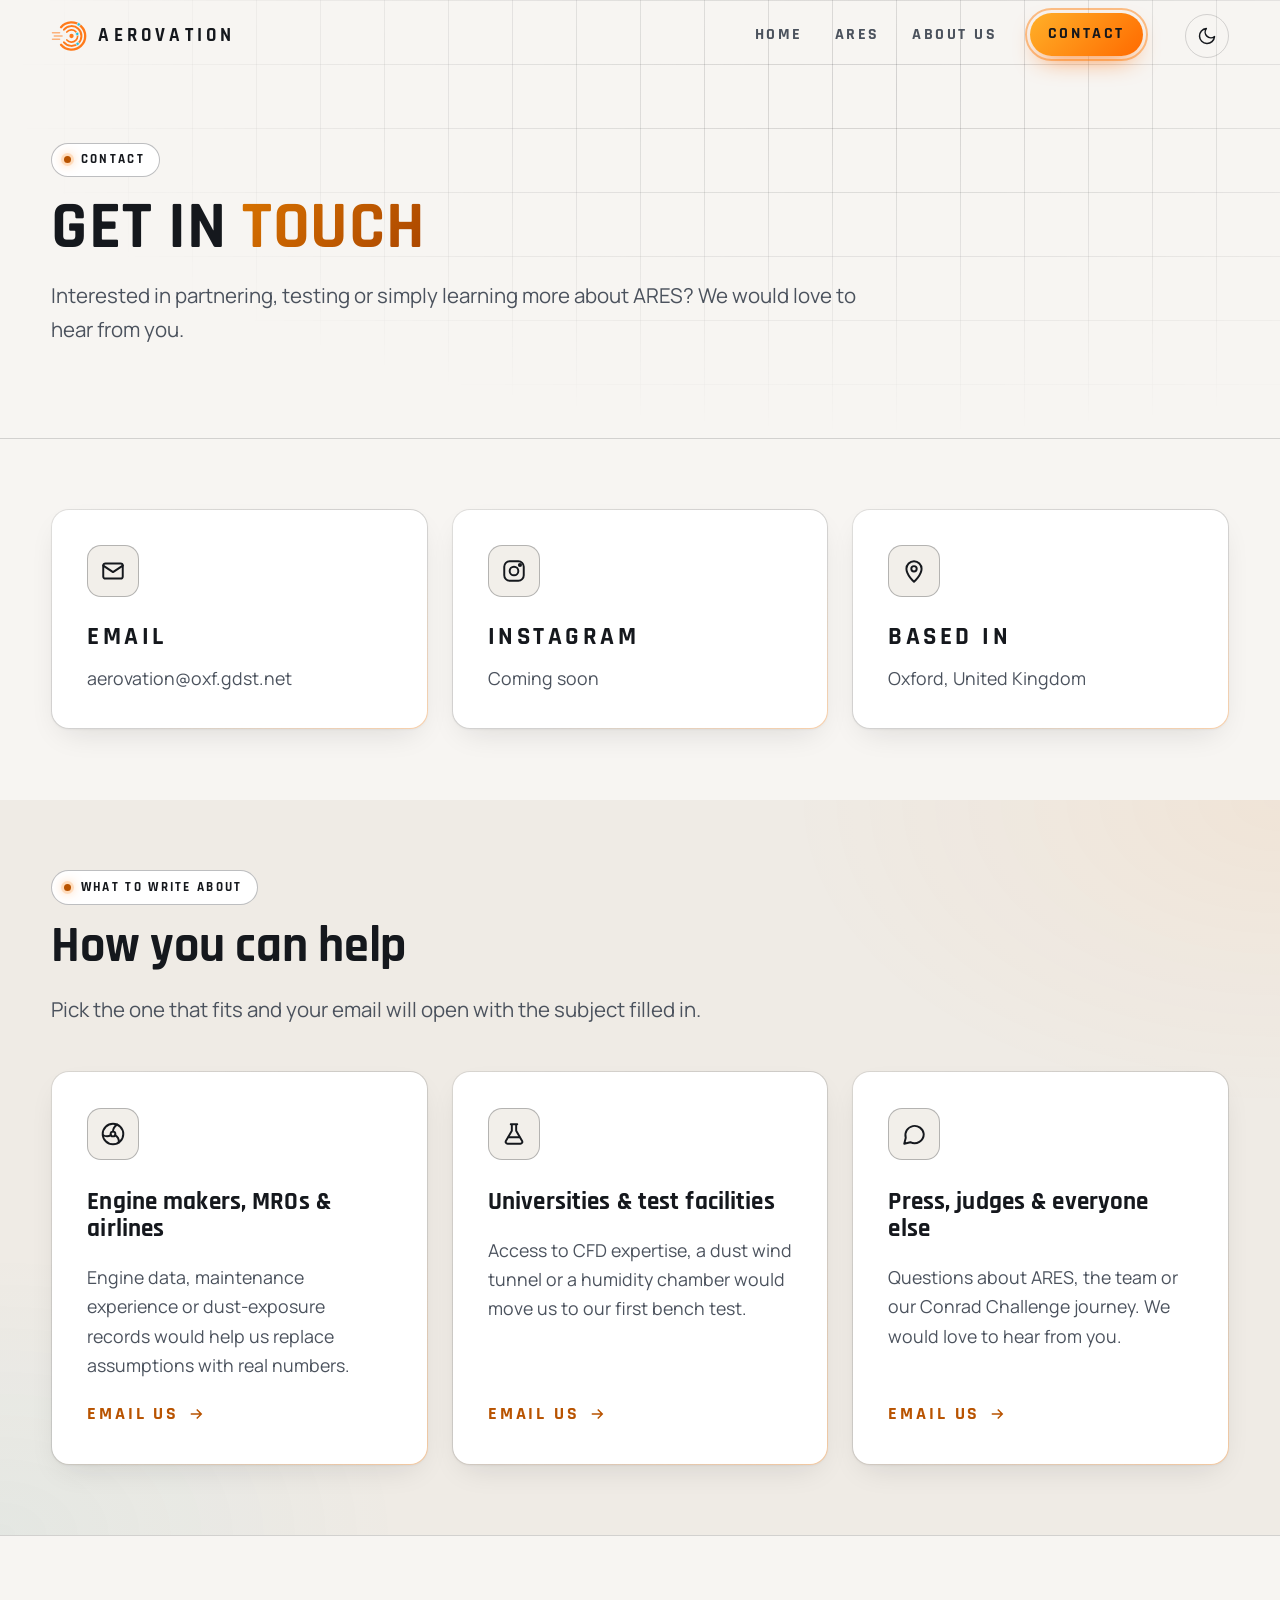
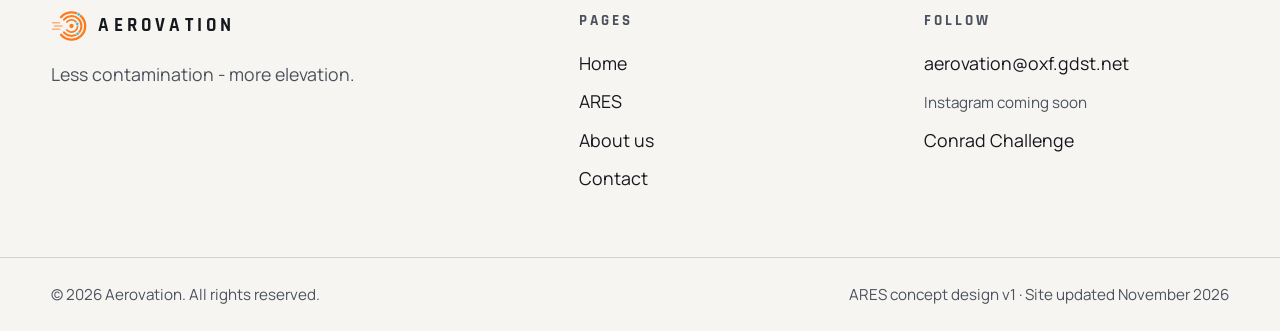
<file: contact.html>
<!DOCTYPE html>
<html lang="en-GB">

<head>
  <meta charset="utf-8">
  <meta name="viewport" content="width=device-width, initial-scale=1, viewport-fit=cover">
  <title>Contact | Aerovation</title>
  <meta name="description" content="Get in touch with Aerovation about ARES, partnerships, testing or press enquiries.">
  <meta name="theme-color" content="#f7f5f2" media="(prefers-color-scheme: light)">
  <meta name="theme-color" content="#0a0b0d" media="(prefers-color-scheme: dark)">
  <meta property="og:title" content="Contact | Aerovation">
  <meta property="og:description" content="Get in touch with the team behind ARES.">
  <meta property="og:type" content="website">
  <meta property="og:url" content="https://aerovation.uk/contact.html">
  <meta property="og:site_name" content="Aerovation">
  <meta property="og:image" content="https://aerovation.uk/assets/img/og-image.png">
  <meta property="og:image:width" content="1200">
  <meta property="og:image:height" content="630">
  <meta property="og:image:alt" content="Aerovation presents ARES: Less contamination - more elevation.">
  <meta name="twitter:card" content="summary_large_image">
  <link rel="canonical" href="https://aerovation.uk/contact.html">
  <!-- @include head -->
  <meta name="color-scheme" content="light dark">
  <link rel="icon" href="assets/img/favicon.svg" type="image/svg+xml">
  <link rel="apple-touch-icon" href="assets/img/apple-touch-icon.png">
  <link rel="preload" href="assets/fonts/rajdhani-700.woff2" as="font" type="font/woff2" crossorigin>
  <link rel="preload" href="assets/fonts/manrope-var.woff2" as="font" type="font/woff2" crossorigin>
  <script>(function () { var d = document.documentElement; d.classList.add("js"); try { var t = localStorage.getItem("theme"); if (t) d.setAttribute("data-theme", t); } catch (e) { } })();</script>
  <link rel="stylesheet" href="assets/css/styles.css?v=e89ee2a7">
  <!-- @end head -->
</head>

<body>
  <!-- @include header -->
  <a class="skip-link" href="#main">Skip to content</a>

  <header class="site-header" id="site-header">
    <div class="container header-inner">
      <a href="index.html" class="brand" aria-label="Aerovation home">
        <svg class="brand-mark" viewBox="0 0 100 100" width="36" height="36" aria-hidden="true" focusable="false"><path d="M27.89 25.57 A38 38 0 1 1 27.89 74.43" fill="none" stroke="currentColor" stroke-width="6.5" stroke-linecap="round"/><path d="M35.93 32.32 A27.5 27.5 0 1 1 35.93 67.68" fill="none" stroke="currentColor" stroke-width="5.5" stroke-linecap="round"/><path d="M43.98 39.07 A17 17 0 1 1 43.98 60.93" fill="none" stroke="currentColor" stroke-width="4.5" stroke-linecap="round"/><circle cx="57" cy="50" r="6" fill="currentColor"/><line x1="4" y1="41" x2="24" y2="41" stroke="currentColor" stroke-width="3.6" stroke-linecap="round" opacity=".55"/><line x1="9" y1="50" x2="31" y2="50" stroke="currentColor" stroke-width="3.6" stroke-linecap="round" opacity=".55"/><line x1="4" y1="59" x2="24" y2="59" stroke="currentColor" stroke-width="3.6" stroke-linecap="round" opacity=".55"/><circle cx="77.14" cy="17.77" r="4.6" fill="#22C3DB" style="stroke:var(--fill, var(--bg))" stroke-width="1.8"/><circle cx="73.93" cy="71.67" r="4.6" fill="#22C3DB" style="stroke:var(--fill, var(--bg))" stroke-width="1.8"/><circle cx="72.97" cy="44.19" r="4.6" fill="#22C3DB" style="stroke:var(--fill, var(--bg))" stroke-width="1.8"/></svg>
        <span>Aerovation</span>
      </a>
      <nav class="header-nav" aria-label="Primary">
        <a href="index.html">Home</a>
        <a href="ares.html">ARES</a>
        <a href="about.html">About us</a>
        <a href="contact.html" class="nav-cta" aria-current="page">Contact</a>
      </nav>
      <div class="header-actions">
        <button class="icon-btn theme-toggle" id="theme-toggle" type="button" aria-label="Switch colour theme" title="Switch colour theme" data-tooltip="Switch colour theme">
          <svg class="icon-moon" viewBox="0 0 24 24" fill="none" stroke="currentColor" stroke-width="1.8" stroke-linecap="round" stroke-linejoin="round" aria-hidden="true"><path d="M21 12.8A9 9 0 1 1 11.2 3a7 7 0 0 0 9.8 9.8z"/></svg>
          <svg class="icon-sun" viewBox="0 0 24 24" fill="none" stroke="currentColor" stroke-width="1.8" stroke-linecap="round" aria-hidden="true"><circle cx="12" cy="12" r="4.2"/><path d="M12 2v2M12 20v2M4.9 4.9l1.4 1.4M17.7 17.7l1.4 1.4M2 12h2M20 12h2M4.9 19.1l1.4-1.4M17.7 6.3l1.4-1.4"/></svg>
        </button>
      </div>
    </div>
    <span class="scroll-progress" id="scroll-progress" aria-hidden="true"></span>
  </header>

  <!-- Phones: app-style tab bar (hidden from 768px up, where the header links show) -->
  <nav class="tabbar" aria-label="Primary">
    <a href="index.html">
      <svg viewBox="0 0 24 24" fill="none" stroke="currentColor" stroke-width="1.8" stroke-linecap="round" stroke-linejoin="round" aria-hidden="true"><path d="M3 10.5 12 3l9 7.5V20a1 1 0 0 1-1 1h-5v-6H9v6H4a1 1 0 0 1-1-1z"/></svg>
      <span>Home</span>
    </a>
    <a href="ares.html">
      <svg viewBox="0 0 24 24" fill="none" stroke="currentColor" stroke-width="1.8" stroke-linecap="round" stroke-linejoin="round" aria-hidden="true"><circle cx="12" cy="12" r="9.5"/><circle cx="12" cy="12" r="2.2"/><path d="M12 9.8C12 6.8 14.2 4.3 15.8 3.3"/><path d="M13.9 13.1C16.5 14.6 17.5 17.8 17.4 19.7"/><path d="M10.1 13.1C7.5 14.6 4.2 13.9 2.6 12.9"/></svg>
      <span>ARES</span>
    </a>
    <a href="about.html">
      <svg viewBox="0 0 24 24" fill="none" stroke="currentColor" stroke-width="1.8" stroke-linecap="round" stroke-linejoin="round" aria-hidden="true"><circle cx="9" cy="7" r="3.5"/><path d="M2.5 20c0-3.6 2.9-6.5 6.5-6.5s6.5 2.9 6.5 6.5"/><circle cx="17" cy="8.5" r="2.8"/><path d="M17.5 14c2.4.3 4 2.3 4 5.5"/></svg>
      <span>Team</span>
    </a>
    <a href="contact.html" aria-current="page">
      <svg viewBox="0 0 24 24" fill="none" stroke="currentColor" stroke-width="1.8" stroke-linecap="round" stroke-linejoin="round" aria-hidden="true"><rect x="2.5" y="4.5" width="19" height="15" rx="2.5"/><path d="m3.5 6.5 8.5 6.5 8.5-6.5"/></svg>
      <span>Contact</span>
    </a>
  </nav>
  <!-- @end header -->

  <main id="main">
    <section class="page-hero" aria-labelledby="contact-title">
      <div class="container">
        <p class="eyebrow reveal">Contact</p>
        <h1 id="contact-title" class="reveal" style="--d:1">Get in <span class="text-grad">touch</span></h1>
        <p class="lead reveal" style="--d:2">Interested in partnering, testing or simply learning more about ARES? We
          would love to hear from you.</p>
      </div>
    </section>

    <section class="section" aria-label="Contact details">
      <div class="container">
        <div class="grid grid--3 contact-info reveal">
          <a href="mailto:aerovation@oxf.gdst.net" class="card card--hover contact-item">
            <span class="segment-icon"><svg viewBox="0 0 24 24" fill="none" stroke="currentColor" stroke-width="1.8" stroke-linecap="round" stroke-linejoin="round" aria-hidden="true"><rect x="3" y="5" width="18" height="14" rx="2"/><path d="m3 7 9 6 9-6"/></svg></span>
            <div><strong>Email</strong><span>aerovation@oxf.gdst.net</span></div>
          </a>
          <div class="card contact-item">
            <span class="segment-icon"><svg viewBox="0 0 24 24" fill="none" stroke="currentColor" stroke-width="1.8" aria-hidden="true"><rect x="3" y="3" width="18" height="18" rx="5"/><circle cx="12" cy="12" r="4"/><circle cx="17.5" cy="6.5" r="1" fill="currentColor"/></svg></span>
            <div><strong>Instagram</strong><span>Coming soon</span></div>
          </div>
          <div class="card contact-item">
            <span class="segment-icon"><svg viewBox="0 0 24 24" fill="none" stroke="currentColor" stroke-width="1.8" stroke-linecap="round" stroke-linejoin="round" aria-hidden="true"><path d="M12 22s7-6.2 7-12a7 7 0 1 0-14 0c0 5.8 7 12 7 12z"/><circle cx="12" cy="10" r="2.5"/></svg></span>
            <div><strong>Based in</strong><span>Oxford, United Kingdom</span></div>
          </div>
        </div>
      </div>
    </section>

    <section class="section section--alt" aria-labelledby="topics-title">
      <div class="container">
        <div class="section-head reveal">
          <p class="eyebrow">What to write about</p>
          <h2 id="topics-title">How you can help</h2>
          <p>Pick the one that fits and your email will open with the subject filled in.</p>
        </div>
        <p class="swipe-hint" aria-hidden="true">Swipe <svg width="14" height="14" viewBox="0 0 24 24" fill="none" stroke="currentColor" stroke-width="2"><path d="M5 12h14M13 6l6 6-6 6"/></svg></p>
        <div class="topic-list grid snap-row">
          <a class="card card--hover reveal" href="mailto:aerovation@oxf.gdst.net?subject=ARES%20-%20Industry%20partnership" id="topic-industry">
            <span class="segment-icon"><svg viewBox="0 0 24 24" fill="none" stroke="currentColor" stroke-width="1.8" stroke-linecap="round" stroke-linejoin="round" aria-hidden="true"><circle cx="12" cy="12" r="9.5"/><circle cx="12" cy="12" r="2.2"/><path d="M12 9.8C12 6.8 14.2 4.3 15.8 3.3"/><path d="M13.9 13.1C16.5 14.6 17.5 17.8 17.4 19.7"/><path d="M10.1 13.1C7.5 14.6 4.2 13.9 2.6 12.9"/></svg></span>
            <h3>Engine makers, MROs &amp; airlines</h3>
            <p>Engine data, maintenance experience or dust-exposure records would help us replace assumptions with real numbers.</p>
            <span class="link-arrow">Email us <svg viewBox="0 0 24 24" fill="none" stroke="currentColor" stroke-width="2" aria-hidden="true"><path d="M5 12h14M13 6l6 6-6 6"/></svg></span>
          </a>
          <a class="card card--hover reveal" style="--d:1" href="mailto:aerovation@oxf.gdst.net?subject=ARES%20-%20Testing%20and%20research" id="topic-testing">
            <span class="segment-icon"><svg viewBox="0 0 24 24" fill="none" stroke="currentColor" stroke-width="1.8" stroke-linecap="round" stroke-linejoin="round" aria-hidden="true"><path d="M9 3h6M10 3v6L4.5 18.5A1.7 1.7 0 0 0 6 21h12a1.7 1.7 0 0 0 1.5-2.5L14 9V3"/><path d="M7 15h10"/></svg></span>
            <h3>Universities &amp; test facilities</h3>
            <p>Access to CFD expertise, a dust wind tunnel or a humidity chamber would move us to our first bench test.</p>
            <span class="link-arrow">Email us <svg viewBox="0 0 24 24" fill="none" stroke="currentColor" stroke-width="2" aria-hidden="true"><path d="M5 12h14M13 6l6 6-6 6"/></svg></span>
          </a>
          <a class="card card--hover reveal" style="--d:2" href="mailto:aerovation@oxf.gdst.net?subject=ARES%20-%20General%20enquiry" id="topic-general">
            <span class="segment-icon"><svg viewBox="0 0 24 24" fill="none" stroke="currentColor" stroke-width="1.8" stroke-linecap="round" stroke-linejoin="round" aria-hidden="true"><path d="M21 12a8.5 8.5 0 0 1-12.4 7.6L3 21l1.4-5.6A8.5 8.5 0 1 1 21 12z"/></svg></span>
            <h3>Press, judges &amp; everyone else</h3>
            <p>Questions about ARES, the team or our Conrad Challenge journey. We would love to hear from you.</p>
            <span class="link-arrow">Email us <svg viewBox="0 0 24 24" fill="none" stroke="currentColor" stroke-width="2" aria-hidden="true"><path d="M5 12h14M13 6l6 6-6 6"/></svg></span>
          </a>
        </div>
      </div>
    </section>
  </main>

  <!-- @include footer -->
  <footer class="site-footer">
    <div class="container footer-grid">
      <div class="footer-brand">
        <a href="index.html" class="brand" aria-label="Aerovation home">
          <svg class="brand-mark" viewBox="0 0 100 100" width="36" height="36" aria-hidden="true" focusable="false"><path d="M27.89 25.57 A38 38 0 1 1 27.89 74.43" fill="none" stroke="currentColor" stroke-width="6.5" stroke-linecap="round"/><path d="M35.93 32.32 A27.5 27.5 0 1 1 35.93 67.68" fill="none" stroke="currentColor" stroke-width="5.5" stroke-linecap="round"/><path d="M43.98 39.07 A17 17 0 1 1 43.98 60.93" fill="none" stroke="currentColor" stroke-width="4.5" stroke-linecap="round"/><circle cx="57" cy="50" r="6" fill="currentColor"/><line x1="4" y1="41" x2="24" y2="41" stroke="currentColor" stroke-width="3.6" stroke-linecap="round" opacity=".55"/><line x1="9" y1="50" x2="31" y2="50" stroke="currentColor" stroke-width="3.6" stroke-linecap="round" opacity=".55"/><line x1="4" y1="59" x2="24" y2="59" stroke="currentColor" stroke-width="3.6" stroke-linecap="round" opacity=".55"/><circle cx="77.14" cy="17.77" r="4.6" fill="#22C3DB" style="stroke:var(--fill, var(--bg))" stroke-width="1.8"/><circle cx="73.93" cy="71.67" r="4.6" fill="#22C3DB" style="stroke:var(--fill, var(--bg))" stroke-width="1.8"/><circle cx="72.97" cy="44.19" r="4.6" fill="#22C3DB" style="stroke:var(--fill, var(--bg))" stroke-width="1.8"/></svg>
          <span>Aerovation</span>
        </a>
        <p>Less contamination - more elevation.</p>
      </div>
      <div>
        <p class="footer-title">Pages</p>
        <ul class="footer-links">
          <li><a href="index.html">Home</a></li>
          <li><a href="ares.html">ARES</a></li>
          <li><a href="about.html">About us</a></li>
          <li><a href="contact.html">Contact</a></li>
        </ul>
      </div>
      <div>
        <p class="footer-title">Follow</p>
        <ul class="footer-links">
          <li><a href="mailto:aerovation@oxf.gdst.net">aerovation@oxf.gdst.net</a></li>
          <li><span class="soon">Instagram coming soon</span></li>
          <li><a href="https://conrad.spacecenter.org/" target="_blank" rel="noopener">Conrad Challenge</a></li>
        </ul>
      </div>
    </div>
    <div class="container footer-bottom">
      <p>© 2026 Aerovation. All rights reserved.</p>
      <p>ARES concept design v1 · Site updated November 2026</p>
    </div>
  </footer>
  <!-- @end footer -->

  <script src="assets/js/main.js?v=713dcf2a" defer></script>
</body>

</html>
</file>
<file: assets/css/styles.css>
/* ==========================================================================
   Aerovation / ARES
   Design tokens, base styles, components and page sections.
   All colours live in the token blocks below: edit them to re-theme the site.
   ========================================================================== */

/* ---------- Fonts (self-hosted, latin subset, SIL Open Font License) ---------- */
@font-face {
  font-family: "Manrope";
  font-style: normal;
  font-weight: 400 700;
  font-display: swap;
  src: url("../fonts/manrope-var.woff2") format("woff2");
}
@font-face {
  font-family: "Rajdhani";
  font-style: normal;
  font-weight: 500;
  font-display: swap;
  src: url("../fonts/rajdhani-500.woff2") format("woff2");
}
@font-face {
  font-family: "Rajdhani";
  font-style: normal;
  font-weight: 600;
  font-display: swap;
  src: url("../fonts/rajdhani-600.woff2") format("woff2");
}
@font-face {
  font-family: "Rajdhani";
  font-style: normal;
  font-weight: 700;
  font-display: swap;
  src: url("../fonts/rajdhani-700.woff2") format("woff2");
}

/* ---------- Tokens: light (default) ---------- */
:root {
  /* Brand, taken from the ARES logo */
  --orange-1: #ffb028;
  --orange-2: #ff6a00;
  --brand-grad: linear-gradient(135deg, var(--orange-1) 0%, var(--orange-2) 100%);
  --gunmetal: #1b1f25;
  --steel: #3b434e;
  --silver: #c9ced6;

  /* Surfaces and text */
  --bg: #f7f5f2;
  --bg-alt: #efebe5;
  --surface: #ffffff;
  --surface-2: #f2efea;
  --text: #15181d;
  --muted: #4b525d;
  --line: rgb(21 24 29 / 0.16);
  --line-strong: rgb(21 24 29 / 0.28);
  --accent: #b85300;
  --accent-2: #0b7a92;
  --on-accent: #15181d;
  --shadow: 0 1px 2px rgb(21 24 29 / 0.04), 0 12px 32px -12px rgb(21 24 29 / 0.14);
  --shadow-lg: 0 2px 4px rgb(21 24 29 / 0.04), 0 30px 60px -20px rgb(21 24 29 / 0.25);
  --glass: rgb(255 255 255 / 0.72);

  /* Hero canvas colours (space separated RGB, read by hero.js) */
  --bg-rgb: 247 245 242;
  --dust-rgb: 196 112 30;
  --charge-rgb: 14 150 178;
  --engine-rgb: 59 67 78;
  --accent-rgb: 255 120 0;

  /* Type */
  --font-head: "Rajdhani", "Arial Narrow", sans-serif;
  --font-body: "Manrope", system-ui, -apple-system, "Segoe UI", sans-serif;
  --fs-xs: 0.875rem;
  --fs-sm: 0.95rem;
  --fs-base: clamp(1rem, 0.95rem + 0.2vw, 1.125rem);
  --fs-lead: clamp(1.0625rem, 1rem + 0.35vw, 1.3rem);
  --fs-h3: clamp(1.3rem, 1.15rem + 0.5vw, 1.65rem);
  --fs-h2: clamp(1.9rem, 1.5rem + 2vw, 3.2rem);
  --fs-h1: clamp(2.3rem, 1.6rem + 3.2vw, 4.4rem);

  /* Layout */
  --container: 1520px;
  --gutter: clamp(1.5rem, 4vw, 3.5rem);
  --section: clamp(4rem, 5.5vw, 6.25rem);
  --header-h: 72px;
  --radius: 18px;
  --radius-sm: 10px;
  --ease: cubic-bezier(0.22, 1, 0.36, 1);

  color-scheme: light;
}

/* ---------- Tokens: dark ---------- */
@media (prefers-color-scheme: dark) {
  :root:not([data-theme="light"]) {
    --bg: #0a0b0d;
    --bg-alt: #101216;
    --surface: #14171c;
    --surface-2: #1a1e24;
    --text: #f3f4f6;
    --muted: #c2c8d1;
    --line: rgb(255 255 255 / 0.16);
    --line-strong: rgb(255 255 255 / 0.28);
    --accent: #ff9838;
    --accent-2: #3fd6e8;
    --shadow: 0 1px 2px rgb(0 0 0 / 0.3), 0 12px 32px -12px rgb(0 0 0 / 0.6);
    --shadow-lg: 0 2px 4px rgb(0 0 0 / 0.3), 0 30px 60px -20px rgb(0 0 0 / 0.8);
    --glass: rgb(14 16 20 / 0.72);
    --bg-rgb: 10 11 13;
    --dust-rgb: 255 172 84;
    --charge-rgb: 63 214 232;
    --engine-rgb: 201 206 214;
    color-scheme: dark;
  }
}
:root[data-theme="dark"] {
  --bg: #0a0b0d;
  --bg-alt: #101216;
  --surface: #14171c;
  --surface-2: #1a1e24;
  --text: #f3f4f6;
  --muted: #c2c8d1;
  --line: rgb(255 255 255 / 0.16);
  --line-strong: rgb(255 255 255 / 0.28);
  --accent: #ff9838;
  --accent-2: #3fd6e8;
  --shadow: 0 1px 2px rgb(0 0 0 / 0.3), 0 12px 32px -12px rgb(0 0 0 / 0.6);
  --shadow-lg: 0 2px 4px rgb(0 0 0 / 0.3), 0 30px 60px -20px rgb(0 0 0 / 0.8);
  --glass: rgb(14 16 20 / 0.72);
  --bg-rgb: 10 11 13;
  --dust-rgb: 255 172 84;
  --charge-rgb: 63 214 232;
  --engine-rgb: 201 206 214;
  color-scheme: dark;
}

/* ---------- Reset / base ---------- */
*,
*::before,
*::after { box-sizing: border-box; }

html {
  -webkit-text-size-adjust: 100%;
  text-size-adjust: 100%;
  scroll-behavior: smooth;
  scroll-padding-top: var(--header-h);
}

body {
  margin: 0;
  min-height: 100vh;
  background: var(--bg);
  color: var(--text);
  font-family: var(--font-body);
  font-size: var(--fs-base);
  line-height: 1.65;
  -webkit-font-smoothing: antialiased;
  -moz-osx-font-smoothing: grayscale;
  overflow-x: hidden;
  transition: background-color 0.4s var(--ease), color 0.4s var(--ease);
}

img, svg, canvas { display: block; max-width: 100%; }
a { color: inherit; text-decoration: none; }
button, input, select, textarea { font: inherit; color: inherit; }
button { cursor: pointer; background: none; border: 0; padding: 0; }
p { margin: 0 0 1em; }
ul { margin: 0; padding: 0; list-style: none; }
ol.steps { margin: 0; padding: 0; list-style: none; }

h1, h2, h3, h4 {
  margin: 0 0 0.4em;
  font-family: var(--font-head);
  font-weight: 700;
  text-transform: uppercase;
  line-height: 0.98;
  letter-spacing: 0.01em;
}
h1 { font-size: var(--fs-h1); }
/* Section headings and card titles in normal case: easier to read than
   tracked capitals. Page titles (h1), buttons, nav and labels stay uppercase. */
h2 { font-size: var(--fs-h2); text-transform: none; letter-spacing: -0.005em; line-height: 1.02; }
h3 { font-size: var(--fs-h3); line-height: 1.1; letter-spacing: 0.005em; text-transform: none; }

::selection { background: var(--orange-2); color: #fff; }

:focus-visible {
  outline: 2px solid var(--accent);
  outline-offset: 3px;
  border-radius: 4px;
}

.skip-link {
  position: absolute;
  left: 1rem;
  top: -100px;
  z-index: 200;
  padding: 0.7rem 1rem;
  background: var(--text);
  color: var(--bg);
  border-radius: var(--radius-sm);
  font-weight: 600;
}
.skip-link:focus { top: 1rem; }

.visually-hidden {
  position: absolute !important;
  width: 1px; height: 1px;
  overflow: hidden;
  clip: rect(0 0 0 0);
  white-space: nowrap;
}

/* ---------- Layout helpers ---------- */
.container {
  width: 100%;
  max-width: calc(var(--container) + var(--gutter) * 2);
  margin-inline: auto;
  padding-inline: var(--gutter);
}

.section { padding-block: var(--section); position: relative; }
.section--alt { background: var(--bg-alt); }

.section-head { max-width: 860px; margin-bottom: clamp(2rem, 3.5vw, 3rem); }
.section-head p { color: var(--muted); font-size: var(--fs-lead); margin: 0; }

.eyebrow {
  display: inline-flex;
  align-items: center;
  gap: 0.75rem;
  margin-bottom: 1.1rem;
  font-family: var(--font-head);
  font-size: var(--fs-sm);
  font-weight: 700;
  letter-spacing: 0.2em;
  text-transform: uppercase;
  color: var(--muted);
}
.eyebrow::before {
  content: "";
  width: 28px;
  height: 2px;
  background: var(--accent);
  border-radius: 2px;
}

.lead { font-size: var(--fs-lead); color: var(--muted); max-width: 68ch; }

.text-grad {
  color: var(--accent);
}
/* Colour roles: orange = brand, actions, headline numbers.
   Cyan ("charge") = what ARES does: dust captured, ARES switched on. */
.text-charge { color: var(--accent-2); }

/* ---------- Buttons ---------- */
.btn-row { display: flex; flex-wrap: wrap; gap: 0.85rem; }

.btn {
  position: relative;
  display: inline-flex;
  align-items: center;
  justify-content: center;
  gap: 0.6rem;
  min-height: 50px;
  padding: 0.75rem 1.6rem;
  border: 1.5px solid var(--line-strong);
  border-radius: 999px;
  font-family: var(--font-head);
  font-size: 1rem;
  font-weight: 700;
  letter-spacing: 0.16em;
  text-transform: uppercase;
  overflow: hidden;
  isolation: isolate;
  transition: color 0.35s var(--ease), border-color 0.35s var(--ease), transform 0.35s var(--ease);
}
.btn::before {
  content: "";
  position: absolute;
  inset: 0;
  z-index: -1;
  background: var(--text);
  transform: translateY(101%);
  transition: transform 0.45s var(--ease);
}
.btn:hover { color: var(--bg); border-color: var(--text); }
.btn:hover::before { transform: translateY(0); }
.btn svg { width: 18px; height: 18px; transition: transform 0.35s var(--ease); }
.btn:hover svg { transform: translateX(4px); }

.btn--primary {
  background: var(--brand-grad);
  border-color: transparent;
  color: var(--on-accent);
  box-shadow: 0 10px 30px -10px rgb(255 106 0 / 0.55);
}
.btn--primary::before { background: var(--gunmetal); }
.btn--primary:hover { color: #fff; border-color: transparent; transform: translateY(-2px); }

.link-arrow {
  display: inline-flex;
  align-items: center;
  gap: 0.5rem;
  font-family: var(--font-head);
  font-weight: 700;
  letter-spacing: 0.16em;
  text-transform: uppercase;
  color: var(--accent);
}
.link-arrow svg { width: 18px; height: 18px; transition: transform 0.35s var(--ease); }
.link-arrow:hover svg { transform: translateX(5px); }

/* ---------- Header ---------- */
.site-header {
  position: fixed;
  inset: 0 0 auto 0;
  z-index: 100;
  height: var(--header-h);
  display: flex;
  align-items: center;
  transition: background-color 0.4s var(--ease), border-color 0.4s var(--ease), backdrop-filter 0.4s;
  border-bottom: 1px solid transparent;
}
.site-header.is-scrolled {
  background: var(--glass);
  -webkit-backdrop-filter: saturate(160%) blur(16px);
  backdrop-filter: saturate(160%) blur(16px);
  border-bottom-color: var(--line);
}

.header-inner {
  display: flex;
  align-items: center;
  justify-content: space-between;
  gap: 1rem;
}

.brand {
  display: inline-flex;
  align-items: center;
  gap: 0.7rem;
  font-family: var(--font-head);
  font-weight: 700;
  font-size: 1.2rem;
  letter-spacing: 0.22em;
  text-transform: uppercase;
}
/* ARES mark (inline SVG: rings in --logo, captured grains cyan; each grain's
   knock-out ring takes the colour of the surface behind it) */
:root { --logo: #FF7A1A; }
.brand-mark {
  flex: none;
  width: 36px;
  height: 36px;
  color: var(--logo);
  overflow: visible;
  transition: transform 0.6s var(--ease);
}
.brand:hover .brand-mark { transform: rotate(-14deg) scale(1.06); }
@media (max-width: 420px) {
  .site-header .brand { font-size: 1.02rem; letter-spacing: 0.14em; gap: 0.55rem; }
  .site-header .brand-mark { width: 32px; height: 32px; }
}

.header-actions { display: flex; align-items: center; gap: 0.5rem; }

.header-nav {
  display: none;
  align-items: center;
  gap: clamp(1.25rem, 2.5vw, 2.5rem);
  margin-left: auto;
  margin-right: clamp(1rem, 2vw, 2rem);
}
.header-nav a {
  position: relative;
  padding-block: 0.4rem;
  font-family: var(--font-head);
  font-weight: 700;
  font-size: 1rem;
  letter-spacing: 0.16em;
  text-transform: uppercase;
  color: var(--muted);
  transition: color 0.25s var(--ease);
}
.header-nav a::after {
  content: "";
  position: absolute;
  left: 0;
  right: 0;
  bottom: 0;
  height: 2px;
  border-radius: 2px;
  background: var(--accent);
  transform: scaleX(0);
  transform-origin: center;
  transition: transform 0.25s var(--ease);
}
.header-nav a:hover,
.header-nav a:focus-visible {
  color: var(--text);
}
.header-nav a[aria-current="page"] {
  color: var(--text);
}
.header-nav a[aria-current="page"]::after {
  transform: scaleX(1);
}

@media (min-width: 768px) {
  .header-nav { display: flex; }
}

.icon-btn {
  position: relative;
  display: grid;
  place-items: center;
  width: 44px;
  height: 44px;
  border-radius: 50%;
  border: 1px solid var(--line);
  transition: border-color 0.3s, background-color 0.3s, transform 0.4s var(--ease);
}
.icon-btn:hover { border-color: var(--line-strong); background: var(--surface-2); }
.icon-btn svg { width: 20px; height: 20px; }

.theme-toggle[data-tooltip]::after {
  content: attr(data-tooltip);
  position: absolute;
  top: calc(100% + 8px);
  right: 0;
  padding: 0.35rem 0.65rem;
  border-radius: var(--radius-sm);
  background: var(--surface);
  border: 1px solid var(--line-strong);
  box-shadow: var(--shadow);
  color: var(--text);
  font-family: var(--font-body);
  font-size: var(--fs-xs);
  font-weight: 600;
  white-space: nowrap;
  opacity: 0;
  pointer-events: none;
  transform: translateY(-4px);
  transition: opacity 0.2s var(--ease), transform 0.2s var(--ease);
}
.theme-toggle[data-tooltip]:hover::after,
.theme-toggle[data-tooltip]:focus-visible::after {
  opacity: 1;
  transform: translateY(0);
}

.theme-toggle .icon-sun { display: none; }
.theme-toggle:active { transform: rotate(30deg); }
:root[data-theme="dark"] .theme-toggle .icon-sun { display: block; }
:root[data-theme="dark"] .theme-toggle .icon-moon { display: none; }
@media (prefers-color-scheme: dark) {
  :root:not([data-theme="light"]) .theme-toggle .icon-sun { display: block; }
  :root:not([data-theme="light"]) .theme-toggle .icon-moon { display: none; }
}

/* ---------- Hero (home) ---------- */
.hero {
  position: relative;
  min-height: 100vh;
  min-height: 100svh;
  display: grid;
  place-items: center;
  text-align: center;
  overflow: hidden;
  isolation: isolate;
  background: var(--bg);
}
.hero canvas {
  position: absolute;
  inset: 0;
  width: 100%;
  height: 100%;
  z-index: -2;
}
.hero::after {
  content: "";
  position: absolute;
  inset: 0;
  z-index: -1;
  pointer-events: none;
  background:
    radial-gradient(ellipse 60% 50% at 50% 50%, rgb(var(--bg-rgb) / 0.75), transparent 80%),
    linear-gradient(to bottom, rgb(var(--bg-rgb) / 0.5), transparent 18%);
}
.hero-content {
  box-sizing: border-box;
  width: min(100%, 1340px);
  max-width: 1340px;
  margin-inline: auto;
  justify-self: center;
  padding-block: calc(var(--header-h) + 1rem);
  position: relative;
  z-index: 10;
  display: flex;
  flex-direction: column;
  align-items: center;
}
.hero h1 {
  max-width: 100%;
  margin: 0 auto 1.6rem;
  font-size: clamp(2.4rem, 0.8rem + 5.6vw, 6.2rem);
  line-height: 1.02;
  letter-spacing: -0.02em;
}
.hero h1 .hero-line,
.hero h1 .text-grad {
  display: block;
}
@media (min-width: 640px) {
  .hero h1 .hero-line,
  .hero h1 .text-grad {
    white-space: nowrap;
  }
}
.hero .lead {
  margin: 0 auto 2.2rem;
  color: var(--text);
  opacity: 0.92;
  max-width: 58ch;
}
.hero .btn-row { justify-content: center; }
.hero .eyebrow { justify-content: center; margin-bottom: 1.4rem; padding-left: 0.24em; }
.hero .eyebrow::before { display: none; }

.scroll-hint {
  position: absolute;
  left: 50%;
  bottom: clamp(1.2rem, 3vh, 2rem);
  transform: translateX(-50%);
  z-index: 10;
  display: flex;
  flex-direction: column;
  align-items: center;
  gap: 0.2rem;
  color: var(--text);
  opacity: 0.28;
  transition: opacity 0.35s var(--ease), transform 0.35s var(--ease), color 0.35s var(--ease);
}
.scroll-hint:hover,
.scroll-hint:focus-visible {
  opacity: 0.72;
  color: var(--accent);
}
.scroll-hint.is-hidden {
  opacity: 0;
  pointer-events: none;
  transform: translate(-50%, 6px);
}
.scroll-hint-line {
  width: 1px;
  height: 26px;
  background: linear-gradient(to bottom, transparent, currentColor);
  animation: scroll-breathe 2.8s var(--ease) infinite;
}
.scroll-hint svg {
  width: 18px;
  height: 18px;
  animation: scroll-nudge 2.8s var(--ease) infinite;
}
@keyframes scroll-breathe {
  0%, 100% { opacity: 0.35; transform: scaleY(0.85); }
  50% { opacity: 1; transform: scaleY(1); }
}
@keyframes scroll-nudge {
  0%, 100% { transform: translateY(0); }
  50% { transform: translateY(4px); }
}

@media (max-width: 767px) {
  .hero-content { padding-block: calc(var(--header-h) + 1rem); }
}

/* ---------- Inner page hero ---------- */
.page-hero {
  position: relative;
  padding-top: calc(var(--header-h) + var(--section));
  padding-bottom: var(--section);
  border-bottom: 1px solid var(--line);
  overflow: hidden;
  isolation: isolate;
}
.page-hero::before {
  display: none;
}
.page-hero::after {
  content: "";
  position: absolute;
  inset: 0;
  z-index: -2;
  background-image:
    linear-gradient(var(--line) 1px, transparent 1px),
    linear-gradient(90deg, var(--line) 1px, transparent 1px);
  background-size: 64px 64px;
  -webkit-mask-image: radial-gradient(ellipse at 70% 20%, #000 0%, transparent 70%);
  mask-image: radial-gradient(ellipse at 70% 20%, #000 0%, transparent 70%);
  pointer-events: none;
}
.page-hero h1 { margin-bottom: 1.2rem; }
.page-hero .subtitle {
  font-family: var(--font-head);
  font-weight: 600;
  font-size: var(--fs-h3);
  letter-spacing: 0.08em;
  text-transform: uppercase;
  color: var(--muted);
  margin-bottom: 1.4rem;
}

.chip-row { display: flex; flex-wrap: wrap; gap: 0.6rem; margin-top: 2rem; }
.chip {
  display: inline-flex;
  align-items: center;
  gap: 0.5rem;
  padding: 0.45rem 0.95rem;
  border: 1px solid var(--line-strong);
  border-radius: 999px;
  font-size: var(--fs-sm);
  font-weight: 600;
  color: var(--text);
  background: var(--surface);
}
.chip::before {
  content: "";
  width: 7px;
  height: 7px;
  border-radius: 50%;
  background: var(--accent);
}

/* ---------- Cards ---------- */
.card {
  position: relative;
  background: var(--surface);
  border: 1.5px solid var(--line);
  border-radius: var(--radius);
  padding: clamp(1.5rem, 3vw, 2.2rem);
  box-shadow: var(--shadow);
  transition: transform 0.35s var(--ease), box-shadow 0.35s var(--ease), border-color 0.3s;
}
.card h3 { margin-bottom: 0.6rem; }
.card p { color: var(--muted); margin: 0; }
.card--hover {
  cursor: pointer;
  border-color: var(--line-strong);
}
.card--hover:hover {
  transform: translateY(-4px);
  box-shadow: var(--shadow-lg);
  border-color: var(--accent);
}

.grid { display: grid; gap: clamp(1rem, 2vw, 1.5rem); }
/* Let grid items shrink below their content width, so wide tables scroll
   inside .table-wrap instead of pushing the card off-screen. */
.grid > *, .split > *, .diagram-stack > * { min-width: 0; }
@media (min-width: 640px) {
  .grid--2 { grid-template-columns: repeat(2, 1fr); }
  .grid--3 { grid-template-columns: repeat(2, 1fr); }
  .grid--4 { grid-template-columns: repeat(2, 1fr); }
}
@media (min-width: 1024px) {
  .grid--3 { grid-template-columns: repeat(3, 1fr); }
  .grid--4 { grid-template-columns: repeat(4, 1fr); }
}

/* ---------- Stats ---------- */
.stat { display: flex; flex-direction: column; gap: 0.6rem; }
.stat-value {
  font-family: var(--font-head);
  font-weight: 700;
  font-size: clamp(2.4rem, 1.8rem + 2.6vw, 3.8rem);
  line-height: 1;
  text-transform: uppercase;
}
.stat-unit { text-transform: none; }
.stat-suffix {
  display: block;
  margin-top: 0.55rem;
  font-family: var(--font-head);
  font-size: 0.95rem;
  font-weight: 700;
  line-height: 1.25;
  letter-spacing: 0.12em;
  color: var(--text);
}
.stat-label { color: var(--muted); margin: 0; }

/* ---------- Steps ---------- */
.steps { counter-reset: step; }
.step {
  position: relative;
  padding-top: 1.6rem;
  border-top: 1px solid var(--line-strong);
}
.step::before {
  content: "";
  position: absolute;
  top: -1px;
  left: 0;
  width: 0;
  height: 2px;
  background: var(--accent);
  transition: width 0.5s var(--ease);
}
.step.is-in::before { width: 100%; }
.step-num {
  display: block;
  margin-bottom: 1.2rem;
  font-family: var(--font-head);
  font-weight: 600;
  font-size: var(--fs-sm);
  letter-spacing: 0.24em;
  color: var(--muted);
}
.step-icon,
.segment-icon {
  display: grid;
  place-items: center;
  width: 52px;
  height: 52px;
  margin-bottom: 1.25rem;
  border-radius: 14px;
  background: var(--surface-2);
  border: 1px solid var(--line-strong);
  color: var(--text);
}
.step-icon svg,
.segment-icon svg {
  width: 26px;
  height: 26px;
}
.step h3 { margin-bottom: 0.5rem; }
.step p { color: var(--muted); margin: 0; }

/* ---------- Conrad strip (deliberately small) ---------- */
.conrad-strip {
  padding-block: 1.1rem;
  border-top: 1px solid var(--line);
  text-align: center;
  font-size: var(--fs-xs);
  letter-spacing: 0.12em;
  text-transform: uppercase;
  color: var(--muted);
}
.conrad-strip a {
  color: var(--text);
  font-weight: 700;
  border-bottom: 1px solid var(--line-strong);
  transition: color 0.3s, border-color 0.3s;
}
.conrad-strip a:hover { color: var(--accent); border-color: var(--accent); }

/* ---------- CTA band ---------- */
.cta-band {
  position: relative;
  overflow: hidden;
  border-radius: calc(var(--radius) + 8px);
  padding: clamp(2.5rem, 5vw, 4rem);
  background: var(--surface);
  border: 1.5px solid var(--line-strong);
  color: var(--text);
  isolation: isolate;
}
.cta-band h2 { max-width: 18ch; }
.cta-band p { color: var(--muted); max-width: 58ch; font-size: var(--fs-lead); margin-bottom: 2rem; }

/* ---------- Split layout + media placeholders ---------- */
.split { display: grid; gap: clamp(2rem, 5vw, 4.5rem); align-items: center; }
@media (min-width: 900px) {
  .split { grid-template-columns: 1fr 1fr; }
}

/* ---------- Problem callout ---------- */
.callout {
  display: grid;
  gap: 1.2rem;
  padding: clamp(1.8rem, 4vw, 2.8rem);
  border-radius: var(--radius);
  background: var(--gunmetal);
  color: #f1f2f4;
  position: relative;
  overflow: hidden;
  isolation: isolate;
}
.callout::after {
  content: "";
  position: absolute;
  inset: 0;
  z-index: -1;
  background-image: radial-gradient(rgb(255 172 84 / 0.45) 1px, transparent 1.4px);
  background-size: 18px 18px;
  -webkit-mask-image: linear-gradient(120deg, transparent 30%, #000);
  mask-image: linear-gradient(120deg, transparent 30%, #000);
}
.callout .stat-value { font-size: clamp(3.6rem, 2.4rem + 5vw, 6.5rem); }
.callout p { color: #d5dbe3; margin: 0; max-width: 46ch; }

/* ---------- Alternatives list ---------- */
.alt-list { display: grid; gap: 0; border-top: 1px solid var(--line-strong); }
.alt-item {
  display: grid;
  gap: 0.4rem 2rem;
  padding-block: 1.4rem;
  border-bottom: 1px solid var(--line);
}
.alt-item h3 {
  display: flex;
  align-items: center;
  gap: 0.8rem;
  margin: 0;
  font-size: clamp(1.2rem, 1.05rem + 0.6vw, 1.5rem);
}
.alt-item h3 svg { width: 20px; height: 20px; flex: none; color: var(--accent); }
.alt-item p { margin: 0; color: var(--muted); }
@media (min-width: 768px) {
  .alt-item { grid-template-columns: minmax(220px, 1fr) 2fr; align-items: center; }
}

/* ---------- Segment cards ---------- */
.segment-card .badge {
  position: absolute;
  top: 1.2rem;
  right: 1.2rem;
  padding: 0.3rem 0.7rem;
  border-radius: 999px;
  background: rgb(var(--accent-rgb) / 0.14);
  border: 1px solid rgb(var(--accent-rgb) / 0.35);
  color: var(--accent);
  font-family: var(--font-head);
  font-size: var(--fs-xs);
  font-weight: 700;
  letter-spacing: 0.14em;
  text-transform: uppercase;
}

/* ---------- Metric chips ---------- */
.metrics { display: grid; gap: 0.8rem; }
@media (min-width: 640px) { .metrics { grid-template-columns: repeat(2, 1fr); } }
@media (min-width: 1024px) { .metrics { grid-template-columns: repeat(4, 1fr); } }
.metric {
  display: flex;
  align-items: flex-start;
  gap: 0.9rem;
  padding: 1.2rem 1.3rem;
  border-radius: var(--radius-sm);
  border: 1.5px solid var(--line);
  background: var(--surface);
  font-weight: 600;
  line-height: 1.35;
}
.metric > span:first-child {
  flex: none;
  font-family: var(--font-head);
  font-size: var(--fs-sm);
  letter-spacing: 0.1em;
  color: var(--accent);
  padding-top: 0.1rem;
}

/* ---------- Team list ---------- */
.team-list {
  display: grid;
  grid-template-columns: repeat(auto-fit, minmax(min(100%, 340px), 1fr));
  gap: clamp(1rem, 2vw, 1.5rem);
  max-width: 100%;
  margin-inline: auto;
}

.team-item {
  display: flex;
  flex-direction: column;
  align-items: stretch;
  gap: clamp(1rem, 2.5vw, 1.8rem);
  padding: clamp(1.1rem, 2.2vw, 1.5rem);
}

.team-item {
  position: relative;
  overflow: hidden;
}
.team-item::before {
  content: "";
  position: absolute;
  inset: 0 0 auto 0;
  height: 3px;
  background: var(--accent);
}
.team-item:has(.team-avatar)::before { display: none; }

.team-avatar {
  position: relative;
  flex: none;
  width: clamp(62px, 8vw, 76px);
  height: clamp(62px, 8vw, 76px);
  border-radius: 50%;
  overflow: hidden;
  display: grid;
  place-items: center;
  background: var(--surface-2);
  border: 1.5px solid var(--line-strong);
  margin-top: 0.15rem;
}

.team-avatar img {
  position: absolute;
  inset: 0;
  width: 100%;
  height: 100%;
  object-fit: cover;
  border-radius: 50%;
}

.team-item:has(.team-avatar) { flex-direction: row; align-items: flex-start; }
.team-avatar { background: var(--brand-grad); border-color: transparent; box-shadow: 0 8px 20px -10px rgb(255 106 0 / 0.6); }

.team-intro-card {
  display: flex;
  flex-direction: column;
  gap: 0.6rem;
  background: var(--gunmetal);
  border-color: transparent;
  color: #f1f2f4;
}
.team-intro-card .team-intro-mark { width: 72px; height: 72px; margin-bottom: 0.4rem; }
.team-intro-card p { color: #d5dbe3; }
.team-intro-card .team-intro-title {
  font-family: var(--font-head);
  font-weight: 700;
  font-size: var(--fs-h3);
  line-height: 1.1;
  color: #fff;
  margin: 0;
}
.team-intro-facts { display: flex; flex-wrap: wrap; gap: 0.5rem 1.4rem; margin-top: auto; padding-top: 0.6rem; color: #d5dbe3; font-size: var(--fs-sm); }
.team-intro-facts strong { font-family: var(--font-head); font-size: 1.6rem; color: var(--orange-1); margin-right: 0.3rem; vertical-align: -2px; }

.team-avatar .team-initial {
  font-family: var(--font-head);
  font-weight: 700;
  font-size: clamp(1.9rem, 2.6vw, 2.4rem);
  line-height: 1;
  color: rgb(255 255 255 / 0.95);
  text-shadow: 0 3px 8px rgb(0 0 0 / 0.25);
  transition: transform 0.4s var(--ease);
}
.team-item:hover .team-initial { transform: scale(1.1); }

.team-body {
  flex: 1;
  min-width: 0;
  display: flex;
  flex-direction: column;
}

.team-header {
  display: flex;
  flex-direction: column;
  align-items: flex-start;
  gap: 0.4rem;
  margin-bottom: 0.9rem;
}

.team-header h3 {
  margin: 0;
  font-size: clamp(1.3rem, 1.15rem + 0.5vw, 1.6rem);
  line-height: 1.1;
}

.team-role {
  margin: 0;
  font-family: var(--font-head);
  font-weight: 600;
  letter-spacing: 0.14em;
  text-transform: uppercase;
  font-size: var(--fs-xs);
  color: var(--accent);
}

.team-body p {
  color: var(--muted);
  margin: 0 0 0.5rem;
  font-size: var(--fs-base);
  line-height: 1.6;
}
.team-body p:last-child {
  margin-bottom: 0;
}
.team-body .is-placeholder {
  font-style: italic;
}

/* ---------- Contact ---------- */
.contact-item {
  display: flex;
  flex-direction: column;
  align-items: flex-start;
}
.contact-item strong {
  display: block;
  font-family: var(--font-head);
  letter-spacing: 0.14em;
  text-transform: uppercase;
  font-size: var(--fs-h3);
  margin-bottom: 0.35rem;
}
.contact-item span:not(.segment-icon) { color: var(--muted); font-size: var(--fs-base); }

/* ---------- Footer ---------- */
.site-footer {
  border-top: 1px solid var(--line);
  padding-top: clamp(3rem, 6vw, 4.5rem);
  background: var(--bg);
}
.footer-grid { display: grid; gap: 2.5rem; }
@media (min-width: 768px) { .footer-grid { grid-template-columns: 1.6fr 1fr 1fr; } }
.footer-brand .brand { margin-bottom: 1rem; }
.footer-brand p { color: var(--muted); max-width: 34ch; }
.footer-title {
  margin-bottom: 1rem;
  font-family: var(--font-head);
  font-weight: 700;
  font-size: var(--fs-sm);
  letter-spacing: 0.2em;
  text-transform: uppercase;
  color: var(--muted);
}
.footer-links { display: grid; gap: 0.55rem; }
.footer-links a { position: relative; width: fit-content; transition: color 0.3s; }
.footer-links a:hover { color: var(--accent); }
.footer-links .soon { color: var(--muted); font-size: var(--fs-sm); }
.footer-bottom {
  display: flex;
  flex-wrap: wrap;
  justify-content: space-between;
  gap: 0.6rem 2rem;
  margin-top: clamp(2.5rem, 5vw, 4rem);
  padding-block: 1.5rem;
  border-top: 1px solid var(--line);
  font-size: var(--fs-sm);
  color: var(--muted);
}
.footer-bottom p { margin: 0; }

/* ---------- 404 ---------- */
.not-found {
  min-height: 100vh;
  min-height: 100svh;
  display: grid;
  place-items: center;
  text-align: center;
  padding: calc(var(--header-h) + 2rem) var(--gutter) 3rem;
}
.not-found .big {
  font-family: var(--font-head);
  font-weight: 700;
  font-size: clamp(7rem, 30vw, 16rem);
  line-height: 0.85;
  margin-bottom: 1rem;
}
.not-found .btn-row { justify-content: center; }

/* ---------- Scroll reveal ---------- */
.reveal-ready .reveal {
  opacity: 0;
  transform: translateY(16px);
  transition: opacity 0.35s var(--ease), transform 0.35s var(--ease);
  transition-delay: calc(var(--d, 0) * 50ms);
}
.reveal-ready .reveal.is-in { opacity: 1; transform: none; }

/* ---------- Reduced motion ---------- */
@media (prefers-reduced-motion: reduce) {
  html { scroll-behavior: auto; }
  *,
  *::before,
  *::after {
    animation-duration: 0.01ms !important;
    animation-iteration-count: 1 !important;
    transition-duration: 0.01ms !important;
    transition-delay: 0s !important;
  }
  .reveal-ready .reveal { opacity: 1; transform: none; }
}

/* ---------- Data tables & inline formulas ---------- */
.table-wrap {
  overflow-x: auto;
  margin-top: 1.1rem;
  border: 1px solid var(--line);
  border-radius: var(--radius-sm);
}
.data-table {
  width: 100%;
  border-collapse: collapse;
  font-size: var(--fs-sm);
  text-align: left;
}
.data-table th,
.data-table td {
  padding: 0.65rem 0.85rem;
  border-bottom: 1px solid var(--line);
  white-space: nowrap;
}
.data-table th {
  font-family: var(--font-head);
  font-weight: 700;
  text-transform: uppercase;
  letter-spacing: 0.08em;
  color: var(--muted);
  background: var(--surface-2);
}
.data-table tbody tr:last-child td {
  border-bottom: 0;
}
.data-table .row-highlight td {
  color: var(--text);
  font-weight: 700;
  background: rgb(var(--charge-rgb) / 0.1);
}
.code-inline {
  font-family: ui-monospace, SFMono-Regular, Menlo, monospace;
  font-size: 0.92em;
  padding: 0.1em 0.35em;
  border-radius: 4px;
  background: var(--surface-2);
  color: var(--text);
}

/* ---------- Fine print (model caveats) ---------- */
.fine-print {
  margin: 1.4rem 0 0;
  font-size: var(--fs-xs);
  color: var(--muted);
  max-width: 80ch;
}

/* ---------- Diagrams (inline SVG, themed by tokens) ---------- */
.diagram-card {
  margin: 0;
  padding: clamp(1.1rem, 2.5vw, 1.8rem);
  background: var(--surface);
  border: 1.5px solid var(--line);
  border-radius: var(--radius);
  box-shadow: var(--shadow);
}
.diagram-card figcaption {
  margin-top: 1rem;
  font-size: var(--fs-xs);
  color: var(--muted);
}
.diagram-title { font-size: clamp(1.1rem, 1rem + 0.4vw, 1.35rem); margin-bottom: 1rem; }
.diagram-stack { display: grid; gap: clamp(1rem, 2vw, 1.5rem); margin-top: clamp(2.5rem, 5vw, 4rem); }
.diagram { width: 100%; height: auto; overflow: visible; }
.diagram-card img { display: block; width: 100%; height: auto; border-radius: var(--radius-sm); }
.diagram-scroll { overflow-x: auto; -webkit-overflow-scrolling: touch; }
.diagram--wide { min-width: 600px; }

.diagram text { font-family: var(--font-body); }
.dg-label { font-size: 15px; font-weight: 600; fill: var(--muted); }
.dg-small { font-size: 12.5px; font-weight: 600; fill: var(--muted); }
.diagram--compact .dg-small { font-size: 17px; }
.diagram--compact .dg-label { font-size: 19px; }
.dg-strong { fill: var(--text); font-family: var(--font-head) !important; font-weight: 700; letter-spacing: 0.08em; text-transform: uppercase; }
.dg-accent { fill: var(--accent); }
.dg-charge { fill: var(--accent-2); }
.dg-fill-muted { fill: var(--muted); }
.dg-fill-accent { fill: var(--accent); }

.dg-wall { fill: var(--surface-2); stroke: var(--line-strong); stroke-width: 1.2; }
.dg-bypass { fill: rgb(var(--charge-rgb) / 0.1); }
.dg-core { fill: var(--surface-2); stroke: var(--line-strong); }
.dg-fan { fill: var(--steel); opacity: 0.55; }
.dg-cassette { fill: rgb(var(--accent-rgb) / 0.2); stroke: var(--accent); stroke-width: 2; }
.dg-monitor { fill: var(--accent-2); }
.dg-axis { stroke: var(--line-strong); stroke-dasharray: 8 6; }
.dg-flow { stroke: var(--muted); stroke-width: 1.6; opacity: 0.7; }
.dg-flow--dust { stroke: var(--accent); opacity: 1; stroke-width: 2.2; }
.dg-leader { stroke: var(--muted); stroke-width: 1; opacity: 0.7; }
.dg-dim { stroke: var(--muted); stroke-width: 1.2; }

.dg-plate-ring { fill: none; stroke: var(--accent-2); stroke-width: 1.4; }
.dg-wire-ring { fill: none; stroke: var(--accent); stroke-width: 1; stroke-dasharray: 2 3; }
.dg-plate-line { stroke: var(--accent-2); stroke-width: 3; }
.dg-wire-line { stroke: var(--accent); stroke-width: 1.6; stroke-dasharray: 5 4; }
.dg-plate { fill: var(--accent-2); }
.dg-field { stroke: var(--accent); stroke-width: 1.4; stroke-dasharray: 4 3; }
.dg-path { fill: none; stroke: var(--accent); stroke-width: 2; }
.dg-grain { fill: var(--accent); }

/* Mode timeline */
.mode-timeline {
  display: grid;
  gap: 4px;
  margin: 0;
  padding: 0;
  list-style: none;
}
.mode {
  display: flex;
  justify-content: space-between;
  align-items: center;
  gap: 1rem;
  padding: 0.8rem 1rem;
  border-radius: var(--radius-sm);
  background: var(--surface-2);
  border: 1px solid var(--line);
}
.mode strong {
  font-family: var(--font-head);
  font-size: 1.05rem;
  letter-spacing: 0.08em;
  text-transform: uppercase;
}
.mode span { font-size: var(--fs-xs); font-weight: 600; color: var(--muted); }
.mode--on { background: rgb(var(--charge-rgb) / 0.16); border-color: rgb(var(--charge-rgb) / 0.5); }
.mode--on span { color: var(--accent-2); }
.mode--wash { background: rgb(var(--accent-rgb) / 0.14); border-color: rgb(var(--accent-rgb) / 0.45); }
.mode--wash span { color: var(--accent); }
@media (min-width: 900px) {
  .mode-timeline { display: flex; }
  .mode {
    flex: var(--w, 1) 1 0;
    min-width: 0;
    flex-direction: column;
    justify-content: center;
    gap: 0.2rem;
    min-height: 92px;
    text-align: center;
  }
}

/* ---------- Dust budget calculator ---------- */
.calc { margin-top: clamp(1rem, 2vw, 1.5rem); }
.calc-grid { display: grid; gap: clamp(1.5rem, 3vw, 2.5rem); }
@media (min-width: 900px) { .calc-grid { grid-template-columns: 1fr 1.1fr; align-items: center; } }
.calc-controls { display: grid; gap: 1.4rem; }
.calc-field label,
.calc-field legend {
  display: flex;
  justify-content: space-between;
  gap: 1rem;
  width: 100%;
  margin-bottom: 0.55rem;
  padding: 0;
  font-weight: 600;
  color: var(--text);
}
.calc-field output { font-family: var(--font-head); font-weight: 700; font-size: 1.15rem; color: var(--accent); }
.calc-field fieldset { border: 0; margin: 0; padding: 0; min-width: 0; }
.calc input[type="range"] { width: 100%; accent-color: var(--orange-2); height: 28px; cursor: pointer; }
.seg { display: inline-flex; flex-wrap: wrap; gap: 0.4rem; }
.seg input { position: absolute; opacity: 0; pointer-events: none; }
.seg label {
  display: inline-block;
  width: auto;
  margin: 0;
  padding: 0.5rem 0.95rem;
  border: 1.5px solid var(--line-strong);
  border-radius: 999px;
  font-size: var(--fs-sm);
  cursor: pointer;
  transition: background-color 0.2s, border-color 0.2s, color 0.2s;
}
.seg input:checked + label { background: var(--text); border-color: var(--text); color: var(--bg); }
.seg input:focus-visible + label { outline: 2px solid var(--accent); outline-offset: 3px; }

.calc-result { display: grid; gap: 1rem; }
.calc-headline { display: flex; align-items: baseline; gap: 0.8rem; flex-wrap: wrap; }
.calc-headline .stat-value { font-size: clamp(3rem, 2.2rem + 3vw, 4.6rem); }
.calc-headline p { margin: 0; color: var(--muted); }
.calc-bars { display: grid; gap: 0.7rem; }
.calc-bar { display: grid; gap: 0.3rem; }
.calc-bar-head { display: flex; justify-content: space-between; gap: 1rem; font-size: var(--fs-sm); font-weight: 600; }
.calc-bar-head span:last-child { font-variant-numeric: tabular-nums; }
.calc-track { height: 14px; border-radius: 999px; background: var(--surface-2); overflow: hidden; display: flex; }
.calc-seg { height: 100%; transition: width 0.35s var(--ease); }
.calc-seg--idle { background: var(--accent); }
.calc-seg--power { background: var(--steel); opacity: 0.6; }
.calc-legend { display: flex; flex-wrap: wrap; gap: 0.4rem 1.2rem; font-size: var(--fs-xs); color: var(--muted); }
.calc-seg--captured {
  background: repeating-linear-gradient(135deg, rgb(var(--charge-rgb) / 0.55) 0 4px, rgb(var(--charge-rgb) / 0.25) 4px 8px);
}
.calc-legend span::before {
  content: "";
  display: inline-block;
  width: 10px; height: 10px;
  margin-right: 0.4rem;
  border-radius: 3px;
  vertical-align: -1px;
}
.calc-legend .lg-idle::before { background: var(--accent); }
.calc-legend .lg-captured::before { background: rgb(var(--charge-rgb) / 0.55); }
.calc-legend .lg-power::before { background: var(--steel); opacity: 0.6; }

/* ---------- Roadmap ---------- */
.roadmap {
  display: grid;
  gap: clamp(0.8rem, 1.5vw, 1rem);
  margin: 0;
  padding: 0;
  list-style: none;
}
@media (min-width: 640px) { .roadmap { grid-template-columns: repeat(2, 1fr); } }
@media (min-width: 1100px) { .roadmap { grid-template-columns: repeat(5, 1fr); } }
.roadmap li {
  position: relative;
  padding: 1.3rem 1.2rem 1.4rem;
  border-radius: var(--radius-sm);
  border: 1.5px solid var(--line);
  background: var(--surface);
}
.roadmap .stage {
  display: block;
  margin-bottom: 0.6rem;
  font-family: var(--font-head);
  font-weight: 700;
  font-size: var(--fs-sm);
  letter-spacing: 0.2em;
  text-transform: uppercase;
  color: var(--muted);
}
.roadmap h3 { font-size: clamp(1.1rem, 1rem + 0.3vw, 1.3rem); margin-bottom: 0.5rem; }
.roadmap p { margin: 0; font-size: var(--fs-sm); color: var(--muted); }
.roadmap .is-now { border-color: var(--accent); box-shadow: 0 0 0 3px rgb(var(--accent-rgb) / 0.14); }
.roadmap .is-now .stage { color: var(--accent); }
.roadmap .is-now .stage::after {
  content: "We are here";
  margin-left: 0.6rem;
  padding: 0.15rem 0.5rem;
  border-radius: 999px;
  background: var(--accent);
  color: var(--bg);
  letter-spacing: 0.1em;
  font-size: 0.75rem;
}

/* ---------- Contact topics ---------- */
.topic-list { display: grid; gap: clamp(1rem, 2vw, 1.5rem); }
@media (min-width: 900px) { .topic-list { grid-template-columns: repeat(3, 1fr); } }
.topic-list .card { display: flex; flex-direction: column; gap: 0.6rem; }
.topic-list .link-arrow { margin-top: auto; padding-top: 0.6rem; }

/* ---------- In-page sub-navigation (ares.html) ---------- */
html:has(.subnav) { scroll-padding-top: calc(var(--header-h) + 60px); }
.subnav {
  position: sticky;
  top: var(--header-h);
  z-index: 80;
  background: var(--glass);
  -webkit-backdrop-filter: saturate(160%) blur(16px);
  backdrop-filter: saturate(160%) blur(16px);
  border-bottom: 1px solid var(--line);
}
.subnav-inner {
  display: flex;
  gap: 0.35rem;
  overflow-x: auto;
  scrollbar-width: none;
  padding-block: 0.55rem;
}
.subnav-inner::-webkit-scrollbar { display: none; }
.subnav a {
  flex: none;
  padding: 0.4rem 0.9rem;
  border-radius: 999px;
  font-family: var(--font-head);
  font-weight: 700;
  font-size: 0.95rem;
  letter-spacing: 0.12em;
  text-transform: uppercase;
  color: var(--muted);
  transition: color 0.2s, background-color 0.2s;
}
.subnav a:hover { color: var(--text); background: var(--surface-2); }
.subnav a.is-active { color: var(--bg); background: var(--text); }

/* ---------- Bar chart (capture by particle size) ---------- */
.chart { margin: 0; }
.bars {
  display: grid;
  grid-template-columns: repeat(5, 1fr);
  margin-top: 2.4rem;
}
.bar-group { display: flex; flex-direction: column; min-width: 0; }
.bar-set {
  height: clamp(180px, 26vw, 260px);
  display: flex;
  align-items: flex-end;
  justify-content: center;
  gap: 3px;
  padding-inline: 10%;
  border-bottom: 1.5px solid var(--line-strong);
  background-image: linear-gradient(to top, var(--line) 1px, transparent 1px);
  background-size: 100% 25%;
}
.bar {
  position: relative;
  flex: 1;
  max-width: 36px;
  height: max(3px, calc(var(--v) * 1%));
  border-radius: 4px 4px 0 0;
  transition: height 0.9s var(--ease);
}
.reveal-ready .chart:not(.is-in) .bar { height: 3px; }
.bar b {
  position: absolute;
  bottom: 100%;
  left: 50%;
  transform: translateX(-50%);
  padding-bottom: 4px;
  font-size: 0.72rem;
  font-weight: 700;
  white-space: nowrap;
  color: var(--muted);
}
.bar--fan { background: var(--steel); opacity: 0.7; }
.bar--der { background: rgb(var(--charge-rgb) / 0.42); }
.bar--nom { background: var(--accent-2); }
.bar--nom b { color: var(--accent-2); }
.bar-label {
  margin-top: 0.6rem;
  text-align: center;
  font-family: var(--font-head);
  font-weight: 700;
  font-size: 1.05rem;
}
@media (max-width: 700px) {
  .bar--fan b, .bar--der b { display: none; }
  .bar-set { padding-inline: 4%; gap: 2px; }
}
.chart-legend {
  display: flex;
  flex-wrap: wrap;
  gap: 0.5rem 1.4rem;
  margin-top: 1.4rem;
  font-size: var(--fs-xs);
  font-weight: 600;
  color: var(--muted);
}
.chart-legend span::before {
  content: "";
  display: inline-block;
  width: 11px; height: 11px;
  margin-right: 0.45rem;
  border-radius: 3px;
  vertical-align: -1px;
}
.chart-legend .lg-fan::before { background: var(--steel); opacity: 0.7; }
.chart-legend .lg-der::before { background: rgb(var(--charge-rgb) / 0.42); }
.chart-legend .lg-nom::before { background: var(--accent-2); }
.chart-legend .chart-axis-note { flex-basis: 100%; font-weight: 500; }
.chart-legend .chart-axis-note::before { display: none; }

/* ---------- Spec tiles ---------- */
.spec-row { margin-top: clamp(1rem, 2vw, 1.5rem); }
.spec { display: flex; flex-direction: column; gap: 0.4rem; }
.spec-value {
  font-family: var(--font-head);
  font-weight: 700;
  font-size: clamp(2.2rem, 1.8rem + 1.6vw, 3rem);
  line-height: 1;
}

/* ---------- Glossary terms ---------- */
.term {
  position: relative;
  border-bottom: 1.5px dotted currentColor;
  cursor: help;
  white-space: nowrap;
}
.term:focus-visible { outline-offset: 2px; }
.term-def {
  --shift: 0px;
  position: absolute;
  bottom: calc(100% + 10px);
  left: 50%;
  z-index: 30;
  width: max-content;
  max-width: min(290px, calc(100vw - 32px));
  padding: 0.65rem 0.8rem;
  border-radius: var(--radius-sm);
  background: var(--surface);
  border: 1px solid var(--line-strong);
  box-shadow: var(--shadow-lg);
  color: var(--text);
  font-family: var(--font-body);
  font-size: var(--fs-xs);
  font-weight: 500;
  line-height: 1.45;
  letter-spacing: 0;
  text-transform: none;
  white-space: normal;
  text-align: left;
  pointer-events: none;
  transform: translateX(calc(-50% + var(--shift)));
  /* Out of layout while hidden: an invisible-but-present pop-up near the
     screen edge makes phone browsers zoom the whole page out. */
  display: none;
}
.term:hover .term-def,
.term:focus .term-def {
  display: block;
  animation: term-in 0.18s var(--ease);
}
@keyframes term-in { from { opacity: 0; margin-bottom: -4px; } }

/* ==========================================================================
   VISUAL POLISH LAYER
   Gradient numbers, pill labels, glowing card edges, ambience, motion.
   ========================================================================== */
:root {
  --font-mono: ui-monospace, "Cascadia Code", "SF Mono", Menlo, Consolas, monospace;
  --grad-text: linear-gradient(135deg, #d97400 0%, #a84300 100%);
  --grad-charge: linear-gradient(135deg, #0ea5c2 0%, #06627a 100%);
  --edge-hi: rgb(21 24 29 / 0.10);
  --glow-a: 0.07;
}
@media (prefers-color-scheme: dark) {
  :root:not([data-theme="light"]) {
    --grad-text: linear-gradient(135deg, #ffc04a 0%, #ff7a12 100%);
    --grad-charge: linear-gradient(135deg, #8af3fc 0%, #22b8d1 100%);
    --edge-hi: rgb(255 255 255 / 0.16);
    --glow-a: 0.1;
  }
}
:root[data-theme="dark"] {
  --grad-text: linear-gradient(135deg, #ffc04a 0%, #ff7a12 100%);
  --grad-charge: linear-gradient(135deg, #8af3fc 0%, #22b8d1 100%);
  --edge-hi: rgb(255 255 255 / 0.16);
  --glow-a: 0.1;
}

/* Gradient headline numbers and highlighted words */
.text-grad,
.text-charge {
  -webkit-background-clip: text;
  background-clip: text;
  color: transparent;
  -webkit-text-fill-color: transparent;
}
.text-grad { background-image: var(--grad-text); }
.text-charge { background-image: var(--grad-charge); }
.stat-suffix { -webkit-text-fill-color: var(--text); }

/* Section labels: pill with a glowing dot (no dash) */
.eyebrow {
  padding: 0.36rem 0.9rem 0.36rem 0.75rem;
  gap: 0.6rem;
  border: 1px solid var(--line-strong);
  border-radius: 999px;
  background: var(--surface);
  font-size: 0.8rem;
  letter-spacing: 0.18em;
  color: var(--text);
}
.eyebrow::before,
.hero .eyebrow::before {
  display: block;
  width: 7px;
  height: 7px;
  border-radius: 50%;
  background: var(--accent);
  box-shadow: 0 0 0 3px rgb(var(--accent-rgb) / 0.18), 0 0 12px rgb(var(--accent-rgb) / 0.8);
}
.section-head .eyebrow,
.cta-band .eyebrow { font-size: 0.8rem; color: var(--text); margin-bottom: 1.1rem; }
.hero .eyebrow { padding-left: 0.75rem; background: rgb(var(--bg-rgb) / 0.6); -webkit-backdrop-filter: blur(8px); backdrop-filter: blur(8px); }

/* Mono for data-ish labels */
.step-num,
.roadmap .stage,
.metric > span:first-child,
.data-table td,
.calc-bar-head span:last-child {
  font-family: var(--font-mono);
  letter-spacing: 0.06em;
}
.step-num, .roadmap .stage { font-size: 0.78rem; }

/* Cards: gradient edge + cursor spotlight (--mx/--my set in main.js) */
.card,
.diagram-card,
.metric,
.roadmap li,
.cta-band {
  --fill: var(--surface);
  --edge: linear-gradient(150deg, var(--edge-hi), var(--line) 38%, var(--line) 62%, rgb(var(--accent-rgb) / 0.3));
  background:
    radial-gradient(380px circle at var(--mx, -500px) var(--my, -500px), rgb(var(--accent-rgb) / var(--glow-a)), transparent 60%) padding-box,
    linear-gradient(var(--fill), var(--fill)) padding-box,
    var(--edge) border-box;
  border-color: transparent;
}
.card--hover:hover,
.roadmap .is-now {
  --edge: linear-gradient(150deg, var(--orange-1), rgb(var(--accent-rgb) / 0.25) 55%, var(--orange-2));
  border-color: transparent;
}
.roadmap .is-now { box-shadow: 0 0 0 4px rgb(var(--accent-rgb) / 0.1), var(--shadow); }
.tech-panel .card { --fill: var(--surface-2); }
.team-intro-card { --fill: var(--gunmetal); }

/* Section ambience */
.section--alt {
  background:
    radial-gradient(55% 60% at 100% 0%, rgb(var(--accent-rgb) / 0.06), transparent 70%),
    radial-gradient(45% 55% at 0% 100%, rgb(var(--charge-rgb) / 0.05), transparent 70%),
    var(--bg-alt);
}
.cta-band::before {
  content: "";
  position: absolute;
  inset: -40% -10% auto auto;
  width: 60%;
  aspect-ratio: 1;
  z-index: -1;
  border-radius: 50%;
  background: radial-gradient(circle, rgb(var(--accent-rgb) / 0.22), transparent 65%);
  pointer-events: none;
}
.cta-band::after {
  content: "";
  position: absolute;
  inset: 0;
  z-index: -1;
  background-image: radial-gradient(rgb(var(--accent-rgb) / 0.25) 1px, transparent 1.3px);
  background-size: 22px 22px;
  -webkit-mask-image: linear-gradient(120deg, transparent 45%, #000);
  mask-image: linear-gradient(120deg, transparent 45%, #000);
  pointer-events: none;
}

/* Hero: horizon glow */
.hero::before {
  content: "";
  position: absolute;
  left: 50%;
  bottom: -35vh;
  width: 140vw;
  height: 60vh;
  transform: translateX(-50%);
  z-index: -1;
  border-radius: 50%;
  background: radial-gradient(closest-side, rgb(var(--accent-rgb) / 0.16), transparent);
  pointer-events: none;
}

/* Primary button: light sweep on hover */
.btn--primary::after {
  content: "";
  position: absolute;
  inset: 0;
  background: linear-gradient(110deg, transparent 35%, rgb(255 255 255 / 0.45) 50%, transparent 65%);
  transform: translateX(-120%);
  transition: transform 0.9s var(--ease);
  pointer-events: none;
}
.btn--primary:hover::after { transform: translateX(120%); }

/* Header reading progress */
.scroll-progress {
  position: absolute;
  left: 0;
  right: 0;
  bottom: -1px;
  height: 2px;
  background: var(--brand-grad);
  transform: scaleX(0);
  transform-origin: left;
  opacity: 0;
  transition: opacity 0.3s;
}
.site-header.is-scrolled .scroll-progress { opacity: 1; }

/* ---------- Spec ticker (home) ---------- */
.ticker {
  position: relative;
  overflow: hidden;
  border-block: 1px solid var(--line);
  background: var(--surface);
  -webkit-mask-image: linear-gradient(90deg, transparent, #000 8%, #000 92%, transparent);
  mask-image: linear-gradient(90deg, transparent, #000 8%, #000 92%, transparent);
}
.ticker-track {
  display: flex;
  width: max-content;
  animation: ticker 48s linear infinite;
}
.ticker:hover .ticker-track { animation-play-state: paused; }
.ticker ul { display: flex; flex: none; }
.ticker li {
  display: flex;
  align-items: center;
  gap: 0.7rem;
  padding: 1rem 1.6rem;
  font-family: var(--font-mono);
  font-size: 0.85rem;
  letter-spacing: 0.04em;
  white-space: nowrap;
  color: var(--muted);
}
.ticker li strong { color: var(--text); font-weight: 700; }
.ticker li::before {
  content: "";
  width: 5px;
  height: 5px;
  border-radius: 50%;
  background: var(--accent-2);
  box-shadow: 0 0 8px rgb(var(--charge-rgb) / 0.8);
}
@keyframes ticker { to { transform: translateX(-50%); } }
@media (prefers-reduced-motion: reduce) {
  .ticker-track { animation: none; flex-wrap: wrap; width: auto; }
  .ticker-track ul[aria-hidden] { display: none; }
  .ticker ul { flex-wrap: wrap; justify-content: center; }
}

/* ---------- The technicalities: dark datasheet section ---------- */
.section--tech {
  /* Local dark palette, whatever the site theme */
  --bg: #07090c;
  --bg-rgb: 7 9 12;
  --surface: #10141a;
  --surface-2: #161b22;
  --text: #f1f4f8;
  --muted: #a9b3c1;
  --line: rgb(255 255 255 / 0.1);
  --line-strong: rgb(255 255 255 / 0.22);
  --accent: #ff9838;
  --accent-2: #3fd6e8;
  --charge-rgb: 63 214 232;
  --edge-hi: rgb(255 255 255 / 0.16);
  --glow-a: 0.1;
  --grad-text: linear-gradient(135deg, #ffc04a 0%, #ff7a12 100%);
  --grad-charge: linear-gradient(135deg, #8af3fc 0%, #22b8d1 100%);
  --shadow: 0 1px 2px rgb(0 0 0 / 0.3), 0 12px 32px -12px rgb(0 0 0 / 0.6);
  color: var(--text);
  background:
    radial-gradient(60% 50% at 85% 0%, rgb(63 214 232 / 0.09), transparent 70%),
    radial-gradient(50% 40% at 0% 100%, rgb(255 120 0 / 0.08), transparent 70%),
    linear-gradient(rgb(63 214 232 / 0.05) 1px, transparent 1px) 0 0 / 40px 40px,
    linear-gradient(90deg, rgb(63 214 232 / 0.05) 1px, transparent 1px) 0 0 / 40px 40px,
    var(--bg);
  border-block: 1px solid rgb(63 214 232 / 0.18);
}
.section--tech .section-head p { color: var(--muted); }
.section--tech .data-table .row-highlight td { color: var(--text); }

.tech-tabs {
  display: flex;
  gap: 0.4rem;
  padding: 0.35rem;
  margin-bottom: 1.4rem;
  width: max-content;
  max-width: 100%;
  overflow-x: auto;
  scrollbar-width: none;
  border: 1px solid var(--line-strong);
  border-radius: 999px;
  background: var(--surface);
}
.tech-tabs::-webkit-scrollbar { display: none; }
.tech-tabs [role="tab"] {
  flex: none;
  padding: 0.6rem 1.15rem;
  border-radius: 999px;
  font-family: var(--font-head);
  font-weight: 700;
  font-size: 0.95rem;
  letter-spacing: 0.12em;
  text-transform: uppercase;
  color: var(--muted);
  transition: color 0.2s, background-color 0.2s;
}
.tech-tabs [role="tab"]:hover { color: var(--text); }
.tech-tabs [role="tab"][aria-selected="true"] { color: #0b0d10; background: var(--grad-charge); }
/* Without JS every panel shows, stacked */
.tech-panel:not(.tabs-ready) .tech-tabs { display: none; }
.tech-panel:not(.tabs-ready) .tech-body + .tech-body { margin-top: 2rem; }
.tech-body[hidden] { display: none; }
.tech-body { animation: tab-in 0.35s var(--ease); }
@keyframes tab-in { from { opacity: 0; transform: translateY(6px); } }

/* Scaling chart (log scale, 0.1 to 100 m/s) */
.scaling-chart { margin-top: 1.6rem; display: grid; gap: 1.1rem; }
.scaling-row { display: grid; grid-template-columns: 170px 1fr 120px; gap: 1rem; align-items: center; }
.scaling-name { font-family: var(--font-head); font-weight: 700; font-size: 1.05rem; line-height: 1.15; }
.scaling-name small { display: block; font-family: var(--font-mono); font-weight: 400; font-size: 0.72rem; color: var(--muted); letter-spacing: 0; }
.scaling-bars { display: grid; gap: 5px; }
.sbar {
  position: relative;
  display: block;
  height: 18px;
  width: var(--w);
  border-radius: 4px;
  transition: width 1s var(--ease);
}
.reveal-ready .tech-panel:not(.is-in) .sbar { width: 0; }
.sbar b {
  position: absolute;
  left: calc(100% + 8px);
  top: 50%;
  transform: translateY(-50%);
  font-family: var(--font-mono);
  font-size: 0.72rem;
  font-weight: 600;
  white-space: nowrap;
  color: var(--muted);
}
.sbar--need { background: repeating-linear-gradient(135deg, rgb(255 255 255 / 0.22) 0 5px, rgb(255 255 255 / 0.1) 5px 10px); }
.sbar--inside b { left: auto; right: 8px; color: var(--text); }
.sbar--have { background: var(--grad-charge); }
.scaling-verdict {
  justify-self: end;
  padding: 0.3rem 0.65rem;
  border-radius: 999px;
  font-family: var(--font-mono);
  font-size: 0.75rem;
  font-weight: 700;
  white-space: nowrap;
}
.scaling-verdict.is-fail { color: #ff8a7a; background: rgb(255 90 70 / 0.12); border: 1px solid rgb(255 90 70 / 0.35); }
.scaling-verdict.is-pass { color: var(--accent-2); background: rgb(var(--charge-rgb) / 0.12); border: 1px solid rgb(var(--charge-rgb) / 0.4); }
.scaling-axis {
  display: flex;
  justify-content: space-between;
  margin-left: calc(170px + 1rem);
  margin-right: calc(120px + 1rem);
  padding-top: 0.4rem;
  border-top: 1px solid var(--line-strong);
  font-family: var(--font-mono);
  font-size: 0.7rem;
  color: var(--muted);
}
.chart-legend .lg-need::before { background: rgb(255 255 255 / 0.22); }
.chart-legend .lg-have::before { background: var(--accent-2); }
@media (max-width: 767px) {
  .scaling-row { grid-template-columns: 1fr auto; gap: 0.5rem 0.8rem; }
  .scaling-bars { grid-column: 1 / -1; grid-row: 2; padding-right: 5.5rem; }
  .scaling-axis { margin-left: 0; margin-right: 5.5rem; }
}

/* Equation cards */
.eq-grid { display: grid; gap: clamp(0.8rem, 1.6vw, 1.2rem); margin-top: clamp(0.8rem, 1.6vw, 1.2rem); }
@media (min-width: 700px) { .eq-grid { grid-template-columns: repeat(2, 1fr); } }
@media (min-width: 1100px) { .eq-grid { grid-template-columns: repeat(3, 1fr); } }
.eq { display: flex; flex-direction: column; gap: 0.8rem; min-width: 0; }
.spec-sheet > *, .tech-body .grid > * { min-width: 0; }
.eq-tag {
  font-family: var(--font-mono);
  font-size: 0.75rem;
  letter-spacing: 0.1em;
  text-transform: uppercase;
  color: var(--accent-2) !important;
}
.eq-math {
  margin: 0;
  padding: 0.9rem 1rem;
  border-radius: var(--radius-sm);
  background: rgb(0 0 0 / 0.35);
  border: 1px solid var(--line);
  font-family: "Cambria Math", "Latin Modern Math", "STIX Two Math", Georgia, serif;
  font-style: italic;
  font-size: 1.12rem;
  line-height: 1.5;
  color: var(--text) !important;
  overflow-x: auto;
  white-space: nowrap;
}
.eq p:last-child { font-size: var(--fs-sm); }
@media (max-width: 767px) { .eq-math { white-space: normal; font-size: 1.05rem; } }

/* Spec sheet */
.spec-sheet { display: grid; gap: clamp(0.8rem, 1.6vw, 1.2rem); }
@media (min-width: 900px) { .spec-sheet { grid-template-columns: repeat(3, 1fr); } }
.spec-group {
  font-size: 0.85rem !important;
  font-family: var(--font-mono) !important;
  letter-spacing: 0.14em !important;
  text-transform: uppercase !important;
  color: var(--accent-2);
  margin-bottom: 0.8rem !important;
}
.spec-sheet dl { margin: 0; }
.spec-sheet dl div {
  display: flex;
  justify-content: space-between;
  gap: 1rem;
  padding: 0.6rem 0;
  border-top: 1px dashed var(--line-strong);
}
.spec-sheet dt { color: var(--muted); font-size: var(--fs-sm); }
.spec-sheet dd { margin: 0; text-align: right; font-family: var(--font-mono); font-size: 0.85rem; font-weight: 600; }

/* Assumptions and limits */
.assume-list { display: grid; }
.assume-list li {
  display: grid;
  grid-template-columns: 9rem 1fr;
  gap: 1rem;
  padding: 0.65rem 0;
  border-top: 1px dashed var(--line-strong);
  font-size: var(--fs-sm);
}
.assume-list li span:first-child { color: var(--muted); }
.assume-list li span:last-child { font-family: var(--font-mono); font-size: 0.82rem; }
.limit-list { display: grid; gap: 0.7rem; margin-bottom: 1.2rem; }
.limit-list li {
  position: relative;
  padding-left: 1.4rem;
  color: var(--muted);
  font-size: var(--fs-sm);
}
.limit-list li::before {
  content: "";
  position: absolute;
  left: 0;
  top: 0.55em;
  width: 8px;
  height: 8px;
  border-radius: 2px;
  border: 1.5px solid var(--accent);
  transform: rotate(45deg);
}
@media (max-width: 520px) {
  .assume-list li { grid-template-columns: 1fr; gap: 0.2rem; }
}

/* ---------- Phone layout ---------- */
.tabbar { display: none; }
.swipe-hint { display: none; }

@media (max-width: 767px) {
  /* App-style tab bar */
  body { padding-bottom: calc(84px + env(safe-area-inset-bottom)); }
  .tabbar {
    position: fixed;
    left: 12px;
    right: 12px;
    bottom: calc(10px + env(safe-area-inset-bottom));
    z-index: 110;
    display: grid;
    grid-template-columns: repeat(4, 1fr);
    gap: 4px;
    padding: 6px;
    border-radius: 22px;
    background: var(--glass);
    -webkit-backdrop-filter: saturate(170%) blur(18px);
    backdrop-filter: saturate(170%) blur(18px);
    border: 1px solid var(--line-strong);
    box-shadow: var(--shadow-lg);
  }
  .tabbar a {
    display: flex;
    flex-direction: column;
    align-items: center;
    gap: 3px;
    padding: 8px 4px 7px;
    border-radius: 16px;
    font-family: var(--font-head);
    font-weight: 700;
    font-size: 0.74rem;
    letter-spacing: 0.12em;
    text-transform: uppercase;
    color: var(--muted);
    transition: color 0.2s, background-color 0.2s;
  }
  .tabbar svg { width: 22px; height: 22px; }
  .tabbar a[aria-current="page"] {
    color: var(--accent);
    background: rgb(var(--accent-rgb) / 0.12);
  }

  /* Hero: no hanging dash, no scroll line, stacked buttons */
  .hero-dash { display: none; }
  .scroll-hint { display: none; }
  .hero { min-height: calc(100svh - 70px); }
  .hero .btn-row { flex-direction: column; align-items: stretch; width: min(100%, 320px); margin-inline: auto; }

  /* Swipeable card rows */
  .grid.snap-row {
    display: flex;
    overflow-x: auto;
    scroll-snap-type: x mandatory;
    gap: 0.8rem;
    margin-inline: calc(var(--gutter) * -1);
    padding: 0.3rem var(--gutter) 1rem;
    scroll-padding-inline: var(--gutter);
    scrollbar-width: none;
  }
  .grid.snap-row::-webkit-scrollbar { display: none; }
  .grid.snap-row > * { flex: 0 0 84%; scroll-snap-align: start; }
  .swipe-hint {
    display: flex;
    align-items: center;
    gap: 0.4rem;
    margin: 0 0 0.6rem;
    font-family: var(--font-mono);
    font-size: 0.75rem;
    color: var(--muted);
  }

  /* Steps: vertical timeline */
  .steps { position: relative; gap: 0; }
  .steps::before {
    content: "";
    position: absolute;
    left: 25px;
    top: 30px;
    bottom: 40px;
    width: 2px;
    border-radius: 2px;
    background: linear-gradient(var(--accent), rgb(var(--charge-rgb) / 0.9));
    opacity: 0.55;
  }
  .step { border-top: 0; padding: 0 0 1.8rem 4.4rem; min-height: 60px; }
  .step::before { display: none; }
  .step-num { margin-bottom: 0.3rem; }
  .step-icon { position: absolute; left: 0; top: 0; margin: 0; background: var(--bg); border-color: var(--accent); color: var(--accent); }
  .section--alt .step-icon { background: var(--bg-alt); }

  /* Roadmap: vertical timeline */
  .roadmap { position: relative; padding-left: 1.5rem; }
  .roadmap::before {
    content: "";
    position: absolute;
    left: 0.4rem;
    top: 1.4rem;
    bottom: 1.4rem;
    width: 2px;
    background: var(--line-strong);
  }
  .roadmap li::before {
    content: "";
    position: absolute;
    left: -1.42rem;
    top: 1.45rem;
    width: 12px;
    height: 12px;
    border-radius: 50%;
    background: var(--bg);
    border: 2px solid var(--line-strong);
  }
  .roadmap .is-now::before { background: var(--accent); border-color: var(--accent); box-shadow: 0 0 10px rgb(var(--accent-rgb) / 0.8); }

  /* Tighter rhythm */
  .section-head { margin-bottom: 1.6rem; }
  .card { padding: 1.3rem; }
  .callout .stat-value { font-size: 3.4rem; }
  .footer-grid { grid-template-columns: 1fr 1fr; gap: 2rem 1rem; }
  .footer-brand { grid-column: 1 / -1; }
}

/* ==========================================================================
   FINAL TOUCHES
   ========================================================================== */

/* Header: Contact as a pill button */
.header-nav .nav-cta {
  padding: 0.5rem 1.15rem;
  border-radius: 999px;
  background: var(--brand-grad);
  color: #15181d;
  box-shadow: 0 8px 22px -10px rgb(255 106 0 / 0.7);
  transition: transform 0.25s var(--ease), box-shadow 0.25s var(--ease);
}
.header-nav .nav-cta::after { display: none; }
.header-nav .nav-cta:hover,
.header-nav .nav-cta:focus-visible,
.header-nav .nav-cta[aria-current="page"] {
  color: #15181d;
  transform: translateY(-1px);
  box-shadow: 0 10px 26px -10px rgb(255 106 0 / 0.9);
}
.header-nav .nav-cta[aria-current="page"] { outline: 2px solid rgb(var(--accent-rgb) / 0.45); outline-offset: 3px; }

/* Chapter numbers in section labels (ares.html) */
.eyebrow:has(.eyebrow-num)::before { display: none; }
.eyebrow-num {
  font-family: var(--font-mono);
  font-weight: 700;
  letter-spacing: 0.04em;
  color: var(--accent);
  padding-right: 0.6rem;
  border-right: 1px solid var(--line-strong);
}

/* Latest milestone (home) */
.milestone {
  display: flex;
  flex-wrap: wrap;
  align-items: center;
  gap: 0.5rem 0.9rem;
  margin: 0 0 1.4rem;
  font-size: var(--fs-sm);
  color: var(--muted);
}
.milestone-tag {
  padding: 0.2rem 0.6rem;
  border-radius: 999px;
  background: rgb(var(--charge-rgb) / 0.14);
  border: 1px solid rgb(var(--charge-rgb) / 0.45);
  color: var(--accent-2);
  font-family: var(--font-head);
  font-weight: 700;
  font-size: 0.75rem;
  letter-spacing: 0.14em;
  text-transform: uppercase;
}
.milestone time { font-family: var(--font-mono); font-size: 0.82rem; color: var(--text); }

/* Smooth cross-fade between pages; the header and tab bar stay put */
@media (prefers-reduced-motion: no-preference) {
  @view-transition { navigation: auto; }
  .site-header { view-transition-name: site-header; }
  .tabbar { view-transition-name: tabbar; }
  ::view-transition-old(root),
  ::view-transition-new(root) { animation-duration: 0.3s; }
}

/* ==========================================================================
   PRINT (and "Save as PDF"): black on white, everything visible
   ========================================================================== */
@media print {
  /* Same specificity as the dark-theme rules, and later, so print always wins */
  :root,
  :root:not([data-theme="light"]),
  :root[data-theme="dark"],
  .section--tech {
    --bg: #fff; --bg-alt: #fff; --bg-rgb: 255 255 255;
    --surface: #fff; --surface-2: #f3f3f3; --fill: #fff;
    --text: #000; --muted: #333;
    --line: #ccc; --line-strong: #999; --edge-hi: #ccc; --glow-a: 0;
    --accent: #a84b00; --accent-2: #0b6f86; --charge-rgb: 11 111 134;
    --glass: #fff; --shadow: none; --shadow-lg: none;
    color-scheme: light;
  }
  body { background: #fff; color: #000; padding: 0; font-size: 11pt; }
  .site-header, .tabbar, .subnav, .skip-link, .scroll-hint, #hero-canvas, .ticker,
  .btn-row, .swipe-hint, .tech-tabs, .calc-controls, .conrad-strip, .term-def { display: none !important; }
  /* Content that had not scrolled into view yet */
  .reveal, .reveal-ready .reveal { opacity: 1 !important; transform: none !important; }
  .reveal-ready .chart:not(.is-in) .bar { height: max(3px, calc(var(--v) * 1%)) !important; }
  .reveal-ready .tech-panel:not(.is-in) .sbar { width: var(--w) !important; }
  /* Every technicalities tab, one after another */
  .tech-body[hidden] { display: block !important; }
  .tech-body + .tech-body { margin-top: 1.5rem; }
  /* Gradient text prints blank (backgrounds are dropped), so use solid colour */
  .text-grad, .text-charge { background: none !important; -webkit-text-fill-color: currentColor; }
  .text-grad { color: var(--accent); }
  .text-charge { color: var(--accent-2); }
  /* Keep the chart and diagram colours */
  .bar, .sbar, .calc-seg, .chart-legend span::before, .calc-legend span::before, .mode, .milestone-tag {
    -webkit-print-color-adjust: exact;
    print-color-adjust: exact;
  }
  /* Fixed-dark panels: printers drop their background, so make them light */
  .callout, .team-intro-card { --fill: #fff; background: #fff !important; color: #000 !important; border: 1px solid #ccc !important; }
  .callout p, .team-intro-card p, .team-intro-facts { color: #333 !important; }
  .team-intro-card .team-intro-title { color: #000 !important; }
  .callout::after { display: none; }
  .sbar--need { background: repeating-linear-gradient(135deg, #8a8a8a 0 5px, #c8c8c8 5px 10px); }
  .chart-legend .lg-need::before { background: #8a8a8a; }
  .hero { min-height: 0; padding: 1rem 0 2rem; }
  .section, .page-hero { padding-block: 1.2rem; }
  .section--alt, .section--tech, .cta-band { background: #fff !important; border: 0; }
  .card, .diagram-card, .metric, .roadmap li, .cta-band, .eq, figure, tr { break-inside: avoid; }
  .card, .diagram-card, .metric, .roadmap li, .cta-band { box-shadow: none !important; border: 1px solid #ccc !important; }
  .grid.snap-row { display: grid !important; }
  .eq-math { white-space: normal; background: #f3f3f3 !important; }
  .site-footer a[href^="mailto:"]::after { content: ""; }
  main a[href^="http"]::after { content: " (" attr(href) ")"; font-size: 0.85em; }
}
</file>
